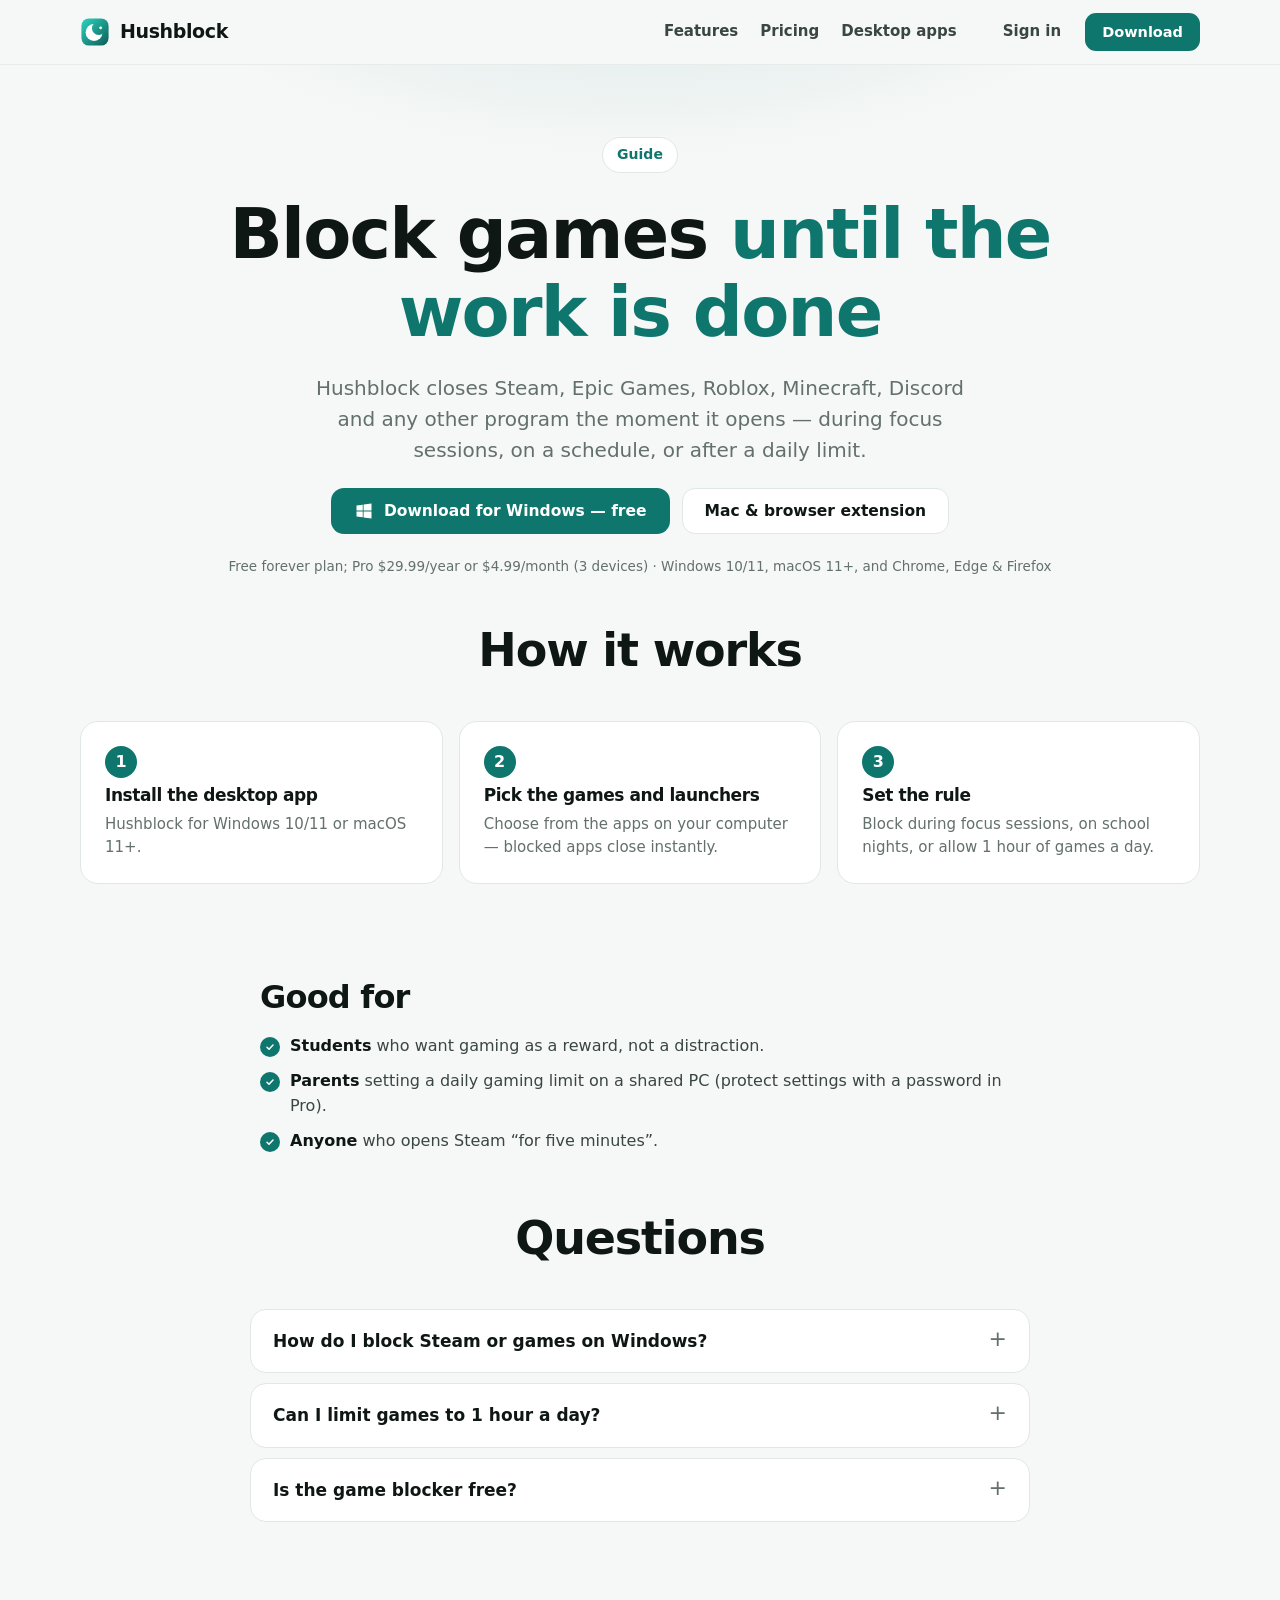
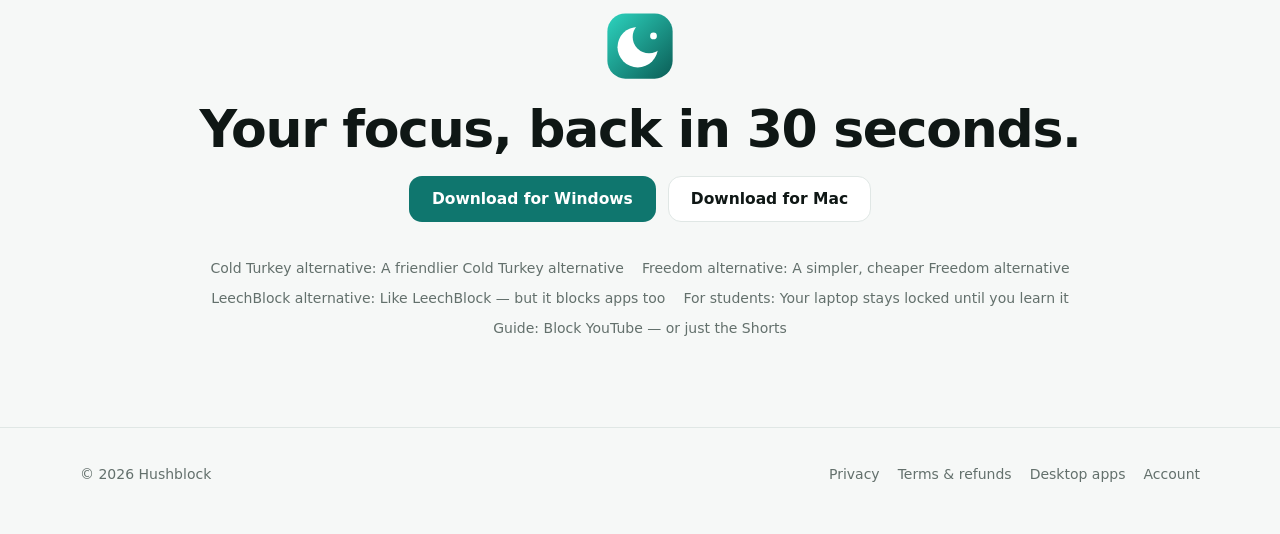
<file: block-games/index.html>
<!doctype html>
<html lang="en">
<head>
  <meta charset="utf-8" />
  <meta name="viewport" content="width=device-width, initial-scale=1" />
  <title>Block Games, Steam &amp; Discord on Windows and Mac — Hushblock</title>
  <meta name="description" content="Block games, Steam, Epic, Roblox and Discord on your PC or Mac during study or work hours, or set a daily gaming limit. Free app blocker for Windows and Mac." />
  <link rel="canonical" href="https://hushblock.app/block-games/" />
  <meta property="og:title" content="Block Games, Steam &amp; Discord on Windows and Mac — Hushblock" />
  <meta property="og:description" content="Block games, Steam, Epic, Roblox and Discord on your PC or Mac during study or work hours, or set a daily gaming limit. Free app blocker for Windows and Mac." />
  <meta property="og:image" content="https://hushblock.app/img/og.jpg" />
  <meta property="og:url" content="https://hushblock.app/block-games/" />
  <meta property="og:type" content="website" />
  <meta name="twitter:card" content="summary_large_image" />
  <link rel="icon" href="../img/favicon-32.png" />
  <link rel="stylesheet" href="../style.css?v=20261128" />
  <script type="application/ld+json">{"@context": "https://schema.org", "@type": "FAQPage", "mainEntity": [{"@type": "Question", "name": "How do I block Steam or games on Windows?", "acceptedAnswer": {"@type": "Answer", "text": "Install Hushblock for Windows, add Steam and your games to the block list, and start a focus session or schedule. Blocked apps close as soon as they open."}}, {"@type": "Question", "name": "Can I limit games to 1 hour a day?", "acceptedAnswer": {"@type": "Answer", "text": "Yes. Set a daily limit for any app; once it's used up, the app is blocked until tomorrow."}}, {"@type": "Question", "name": "Is the game blocker free?", "acceptedAnswer": {"@type": "Answer", "text": "Blocking up to 3 apps is free. Pro makes it unlimited and adds strict mode and password protection."}}]}</script>
  <script type="application/ld+json">{"@context": "https://schema.org", "@type": "BreadcrumbList", "itemListElement": [{"@type": "ListItem", "position": 1, "name": "Hushblock", "item": "https://hushblock.app/"}, {"@type": "ListItem", "position": 2, "name": "Guide", "item": "https://hushblock.app/block-games/"}]}</script>
</head>
<body>
  <header class="nav">
    <div class="container">
      <a class="brand" href="../"><img src="../img/logo.svg" alt="" />Hushblock</a>
      <nav class="links" aria-label="Main">
        <a href="../#features">Features</a>
        <a href="../#pricing">Pricing</a>
        <a href="../desktop/">Desktop apps</a>
      </nav>
      <a class="nav-signin" href="../account/">Sign in</a>
      <a class="btn primary sm" href="../#get">Download</a>
    </div>
  </header>

  <main>
    <section class="hero" style="padding-bottom:24px">
      <div class="container">
        <span class="eyebrow"><b>Guide</b></span>
        <h1>Block games <em>until the work is done</em></h1>
        <p class="lead">Hushblock closes Steam, Epic Games, Roblox, Minecraft, Discord and any other program the moment it opens — during focus sessions, on a schedule, or after a daily limit.</p>
        <div class="cta-row">
          <a class="btn primary js-dl-win js-hero-dl" href="../desktop/"><svg viewBox="0 0 24 24" fill="currentColor" aria-hidden="true"><path d="M3 5.5l7.5-1v7H3zM11.5 4.3L21 3v8.5h-9.5zM3 12.5h7.5v7L3 18.5zM11.5 12.5H21V21l-9.5-1.3z"/></svg><span>Download for Windows — free</span></a>
          <a class="btn ghost" href="../#get">Mac &amp; browser extension</a>
        </div>
        <p class="small-note">Free forever plan; Pro $29.99/year or $4.99/month (3 devices) · Windows 10/11, macOS 11+, and Chrome, Edge &amp; Firefox</p>
      </div>
    </section>

    <section class="block" style="padding-top:24px">
      <div class="container">
        <div class="section-head"><h2>How it works</h2></div>
        <div class="steps-row">
          <div class="step"><h3>Install the desktop app</h3><p>Hushblock for Windows 10/11 or macOS 11+.</p></div>
          <div class="step"><h3>Pick the games and launchers</h3><p>Choose from the apps on your computer — blocked apps close instantly.</p></div>
          <div class="step"><h3>Set the rule</h3><p>Block during focus sessions, on school nights, or allow 1 hour of games a day.</p></div>
        </div>
      </div>
    </section>
    <section class="block" style="padding-top:8px;padding-bottom:40px">
      <div class="container narrow">
        <h2 class="sub-h">Good for</h2>
        <ul class="ticks prose"><li><span><b>Students</b> who want gaming as a reward, not a distraction.</span></li><li><span><b>Parents</b> setting a daily gaming limit on a shared PC (protect settings with a password in Pro).</span></li><li><span><b>Anyone</b> who opens Steam “for five minutes”.</span></li></ul>
      </div>
    </section>
    <section class="block" id="faq" style="padding-top:20px">
      <div class="container">
        <div class="section-head"><h2>Questions</h2></div>
        <div class="faq">
          <details><summary>How do I block Steam or games on Windows?</summary><p>Install Hushblock for Windows, add Steam and your games to the block list, and start a focus session or schedule. Blocked apps close as soon as they open.</p></details>
          <details><summary>Can I limit games to 1 hour a day?</summary><p>Yes. Set a daily limit for any app; once it&#x27;s used up, the app is blocked until tomorrow.</p></details>
          <details><summary>Is the game blocker free?</summary><p>Blocking up to 3 apps is free. Pro makes it unlimited and adds strict mode and password protection.</p></details>
        </div>
      </div>
    </section>

    <section class="block" style="padding-top:0">
      <div class="container final">
        <img src="../img/logo.svg" alt="" width="72" height="72" />
        <h2>Your focus, back in 30 seconds.</h2>
        <div class="cta-row"><a class="btn primary js-dl-win" href="../desktop/">Download for Windows</a><a class="btn ghost js-dl-mac" href="../desktop/#mac">Download for Mac</a></div>
        <nav class="related" aria-label="More guides"><a href="../cold-turkey-alternative/">Cold Turkey alternative: A friendlier Cold Turkey alternative</a><a href="../freedom-alternative/">Freedom alternative: A simpler, cheaper Freedom alternative</a><a href="../leechblock-alternative/">LeechBlock alternative: Like LeechBlock — but it blocks apps too</a><a href="../study-blocker/">For students: Your laptop stays locked until you learn it</a><a href="../block-youtube/">Guide: Block YouTube — or just the Shorts</a></nav>
      </div>
    </section>
  </main>

  <footer>
    <div class="container">
      <span>© <span class="js-year">2026</span> Hushblock</span>
      <nav>
        <a href="../privacy.html">Privacy</a>
        <a href="../terms.html">Terms &amp; refunds</a>
        <a href="../desktop/">Desktop apps</a>
        <a href="../account/">Account</a>
      </nav>
    </div>
  </footer>

  <script src="../site-config.js?v=20261128"></script>
  <script src="../site.js?v=20261128"></script>
</body>
</html>
</file>
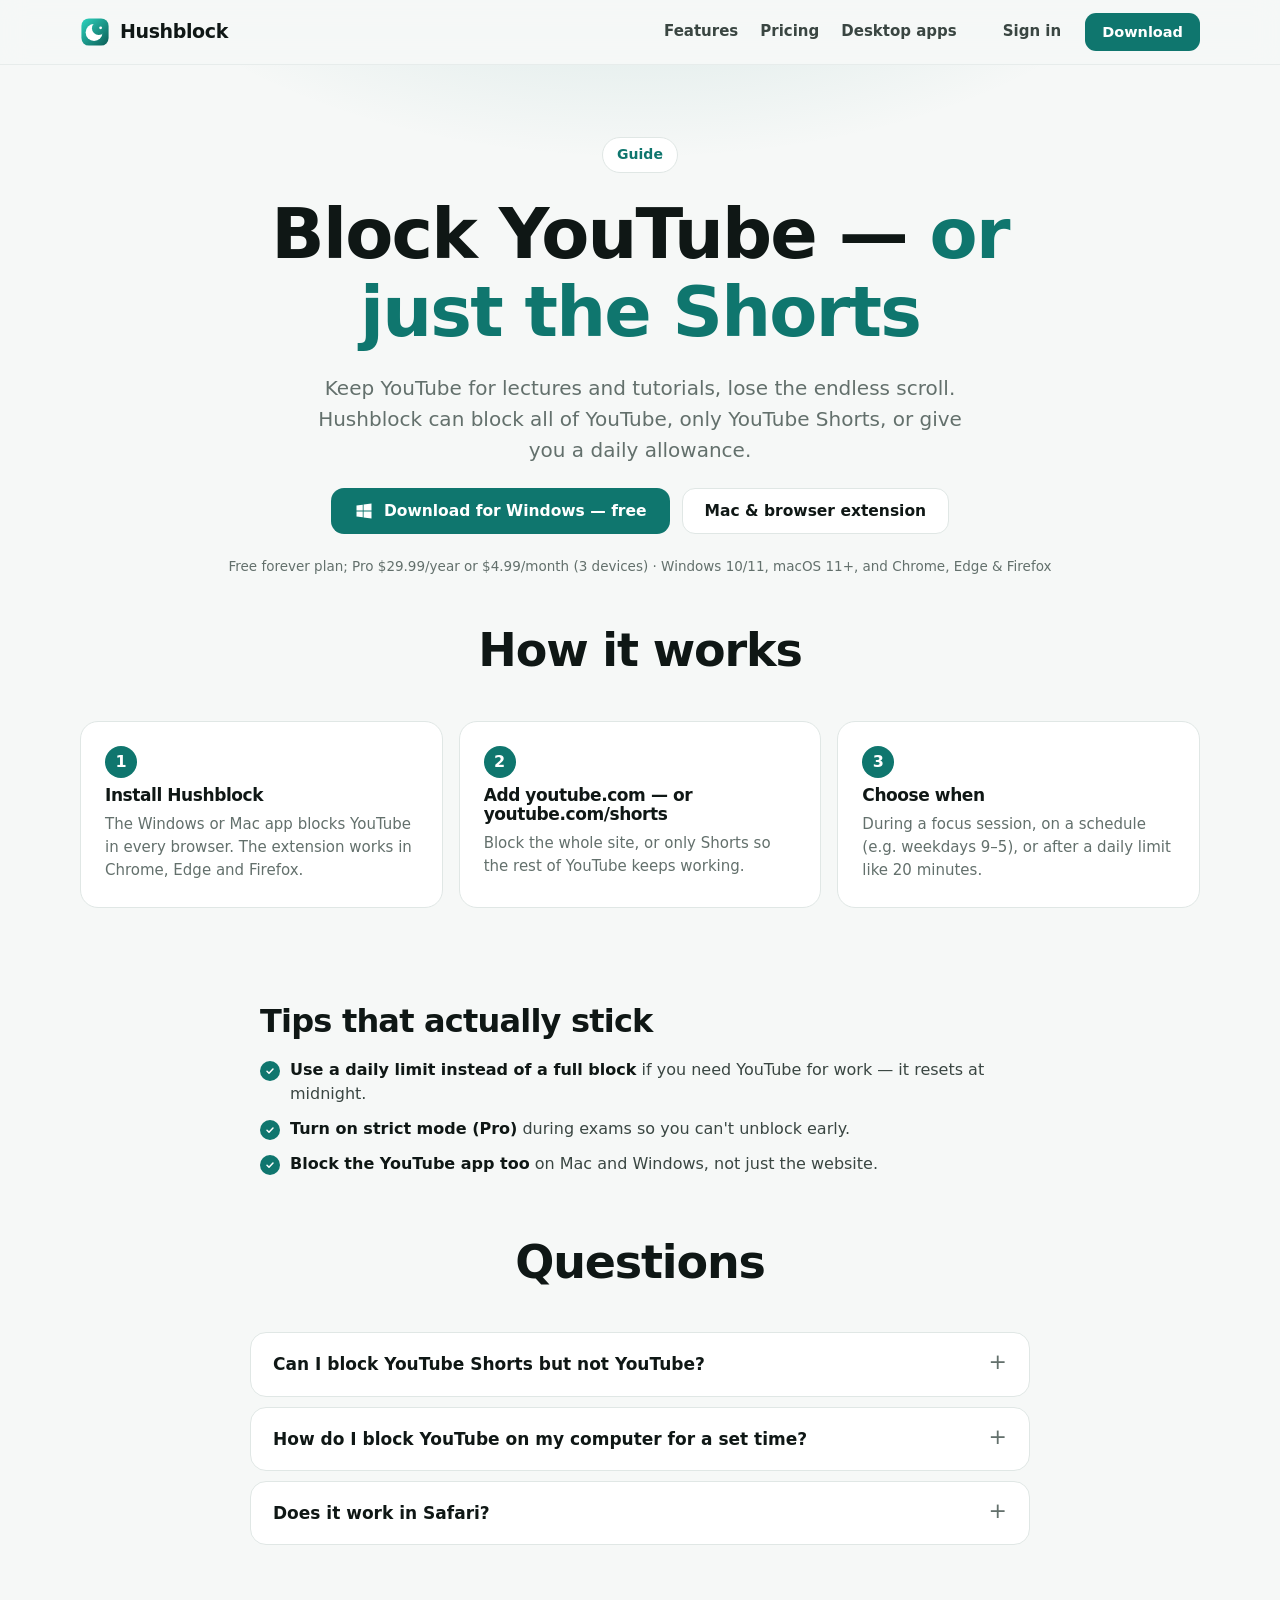
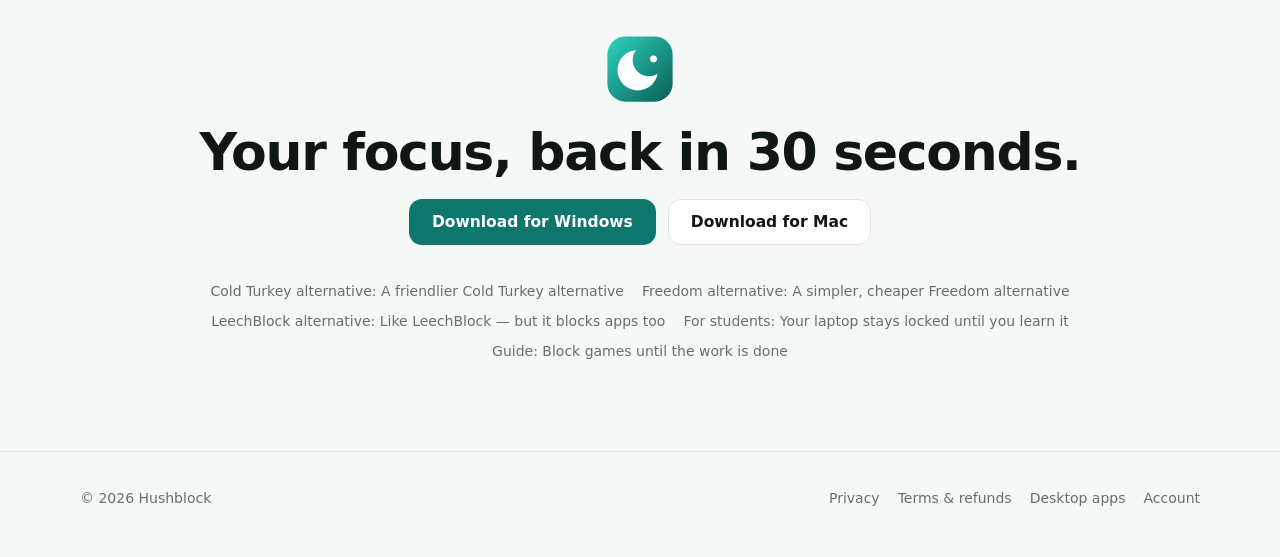
<file: block-youtube/index.html>
<!doctype html>
<html lang="en">
<head>
  <meta charset="utf-8" />
  <meta name="viewport" content="width=device-width, initial-scale=1" />
  <title>How to Block YouTube (or Just YouTube Shorts) on Your Computer</title>
  <meta name="description" content="Block YouTube or only YouTube Shorts in Chrome, Edge, Firefox and Safari. Use a focus timer, a schedule or a daily time limit with Hushblock — free for Windows, Mac and browsers." />
  <link rel="canonical" href="https://hushblock.app/block-youtube/" />
  <meta property="og:title" content="How to Block YouTube (or Just YouTube Shorts) on Your Computer" />
  <meta property="og:description" content="Block YouTube or only YouTube Shorts in Chrome, Edge, Firefox and Safari. Use a focus timer, a schedule or a daily time limit with Hushblock — free for Windows, Mac and browsers." />
  <meta property="og:image" content="https://hushblock.app/img/og.jpg" />
  <meta property="og:url" content="https://hushblock.app/block-youtube/" />
  <meta property="og:type" content="website" />
  <meta name="twitter:card" content="summary_large_image" />
  <link rel="icon" href="../img/favicon-32.png" />
  <link rel="stylesheet" href="../style.css?v=20261128" />
  <script type="application/ld+json">{"@context": "https://schema.org", "@type": "FAQPage", "mainEntity": [{"@type": "Question", "name": "Can I block YouTube Shorts but not YouTube?", "acceptedAnswer": {"@type": "Answer", "text": "Yes. Add youtube.com/shorts to your Hushblock block list. Regular videos keep working."}}, {"@type": "Question", "name": "How do I block YouTube on my computer for a set time?", "acceptedAnswer": {"@type": "Answer", "text": "Start a focus session in Hushblock or set a schedule. YouTube stays blocked until the session or schedule ends."}}, {"@type": "Question", "name": "Does it work in Safari?", "acceptedAnswer": {"@type": "Answer", "text": "Yes, the Mac app blocks websites in every browser, including Safari."}}]}</script>
  <script type="application/ld+json">{"@context": "https://schema.org", "@type": "BreadcrumbList", "itemListElement": [{"@type": "ListItem", "position": 1, "name": "Hushblock", "item": "https://hushblock.app/"}, {"@type": "ListItem", "position": 2, "name": "Guide", "item": "https://hushblock.app/block-youtube/"}]}</script>
</head>
<body>
  <header class="nav">
    <div class="container">
      <a class="brand" href="../"><img src="../img/logo.svg" alt="" />Hushblock</a>
      <nav class="links" aria-label="Main">
        <a href="../#features">Features</a>
        <a href="../#pricing">Pricing</a>
        <a href="../desktop/">Desktop apps</a>
      </nav>
      <a class="nav-signin" href="../account/">Sign in</a>
      <a class="btn primary sm" href="../#get">Download</a>
    </div>
  </header>

  <main>
    <section class="hero" style="padding-bottom:24px">
      <div class="container">
        <span class="eyebrow"><b>Guide</b></span>
        <h1>Block YouTube — <em>or just the Shorts</em></h1>
        <p class="lead">Keep YouTube for lectures and tutorials, lose the endless scroll. Hushblock can block all of YouTube, only YouTube Shorts, or give you a daily allowance.</p>
        <div class="cta-row">
          <a class="btn primary js-dl-win js-hero-dl" href="../desktop/"><svg viewBox="0 0 24 24" fill="currentColor" aria-hidden="true"><path d="M3 5.5l7.5-1v7H3zM11.5 4.3L21 3v8.5h-9.5zM3 12.5h7.5v7L3 18.5zM11.5 12.5H21V21l-9.5-1.3z"/></svg><span>Download for Windows — free</span></a>
          <a class="btn ghost" href="../#get">Mac &amp; browser extension</a>
        </div>
        <p class="small-note">Free forever plan; Pro $29.99/year or $4.99/month (3 devices) · Windows 10/11, macOS 11+, and Chrome, Edge &amp; Firefox</p>
      </div>
    </section>

    <section class="block" style="padding-top:24px">
      <div class="container">
        <div class="section-head"><h2>How it works</h2></div>
        <div class="steps-row">
          <div class="step"><h3>Install Hushblock</h3><p>The Windows or Mac app blocks YouTube in every browser. The extension works in Chrome, Edge and Firefox.</p></div>
          <div class="step"><h3>Add youtube.com — or youtube.com/shorts</h3><p>Block the whole site, or only Shorts so the rest of YouTube keeps working.</p></div>
          <div class="step"><h3>Choose when</h3><p>During a focus session, on a schedule (e.g. weekdays 9–5), or after a daily limit like 20 minutes.</p></div>
        </div>
      </div>
    </section>
    <section class="block" style="padding-top:8px;padding-bottom:40px">
      <div class="container narrow">
        <h2 class="sub-h">Tips that actually stick</h2>
        <ul class="ticks prose"><li><span><b>Use a daily limit instead of a full block</b> if you need YouTube for work — it resets at midnight.</span></li><li><span><b>Turn on strict mode (Pro)</b> during exams so you can't unblock early.</span></li><li><span><b>Block the YouTube app too</b> on Mac and Windows, not just the website.</span></li></ul>
      </div>
    </section>
    <section class="block" id="faq" style="padding-top:20px">
      <div class="container">
        <div class="section-head"><h2>Questions</h2></div>
        <div class="faq">
          <details><summary>Can I block YouTube Shorts but not YouTube?</summary><p>Yes. Add youtube.com/shorts to your Hushblock block list. Regular videos keep working.</p></details>
          <details><summary>How do I block YouTube on my computer for a set time?</summary><p>Start a focus session in Hushblock or set a schedule. YouTube stays blocked until the session or schedule ends.</p></details>
          <details><summary>Does it work in Safari?</summary><p>Yes, the Mac app blocks websites in every browser, including Safari.</p></details>
        </div>
      </div>
    </section>

    <section class="block" style="padding-top:0">
      <div class="container final">
        <img src="../img/logo.svg" alt="" width="72" height="72" />
        <h2>Your focus, back in 30 seconds.</h2>
        <div class="cta-row"><a class="btn primary js-dl-win" href="../desktop/">Download for Windows</a><a class="btn ghost js-dl-mac" href="../desktop/#mac">Download for Mac</a></div>
        <nav class="related" aria-label="More guides"><a href="../cold-turkey-alternative/">Cold Turkey alternative: A friendlier Cold Turkey alternative</a><a href="../freedom-alternative/">Freedom alternative: A simpler, cheaper Freedom alternative</a><a href="../leechblock-alternative/">LeechBlock alternative: Like LeechBlock — but it blocks apps too</a><a href="../study-blocker/">For students: Your laptop stays locked until you learn it</a><a href="../block-games/">Guide: Block games until the work is done</a></nav>
      </div>
    </section>
  </main>

  <footer>
    <div class="container">
      <span>© <span class="js-year">2026</span> Hushblock</span>
      <nav>
        <a href="../privacy.html">Privacy</a>
        <a href="../terms.html">Terms &amp; refunds</a>
        <a href="../desktop/">Desktop apps</a>
        <a href="../account/">Account</a>
      </nav>
    </div>
  </footer>

  <script src="../site-config.js?v=20261128"></script>
  <script src="../site.js?v=20261128"></script>
</body>
</html>
</file>
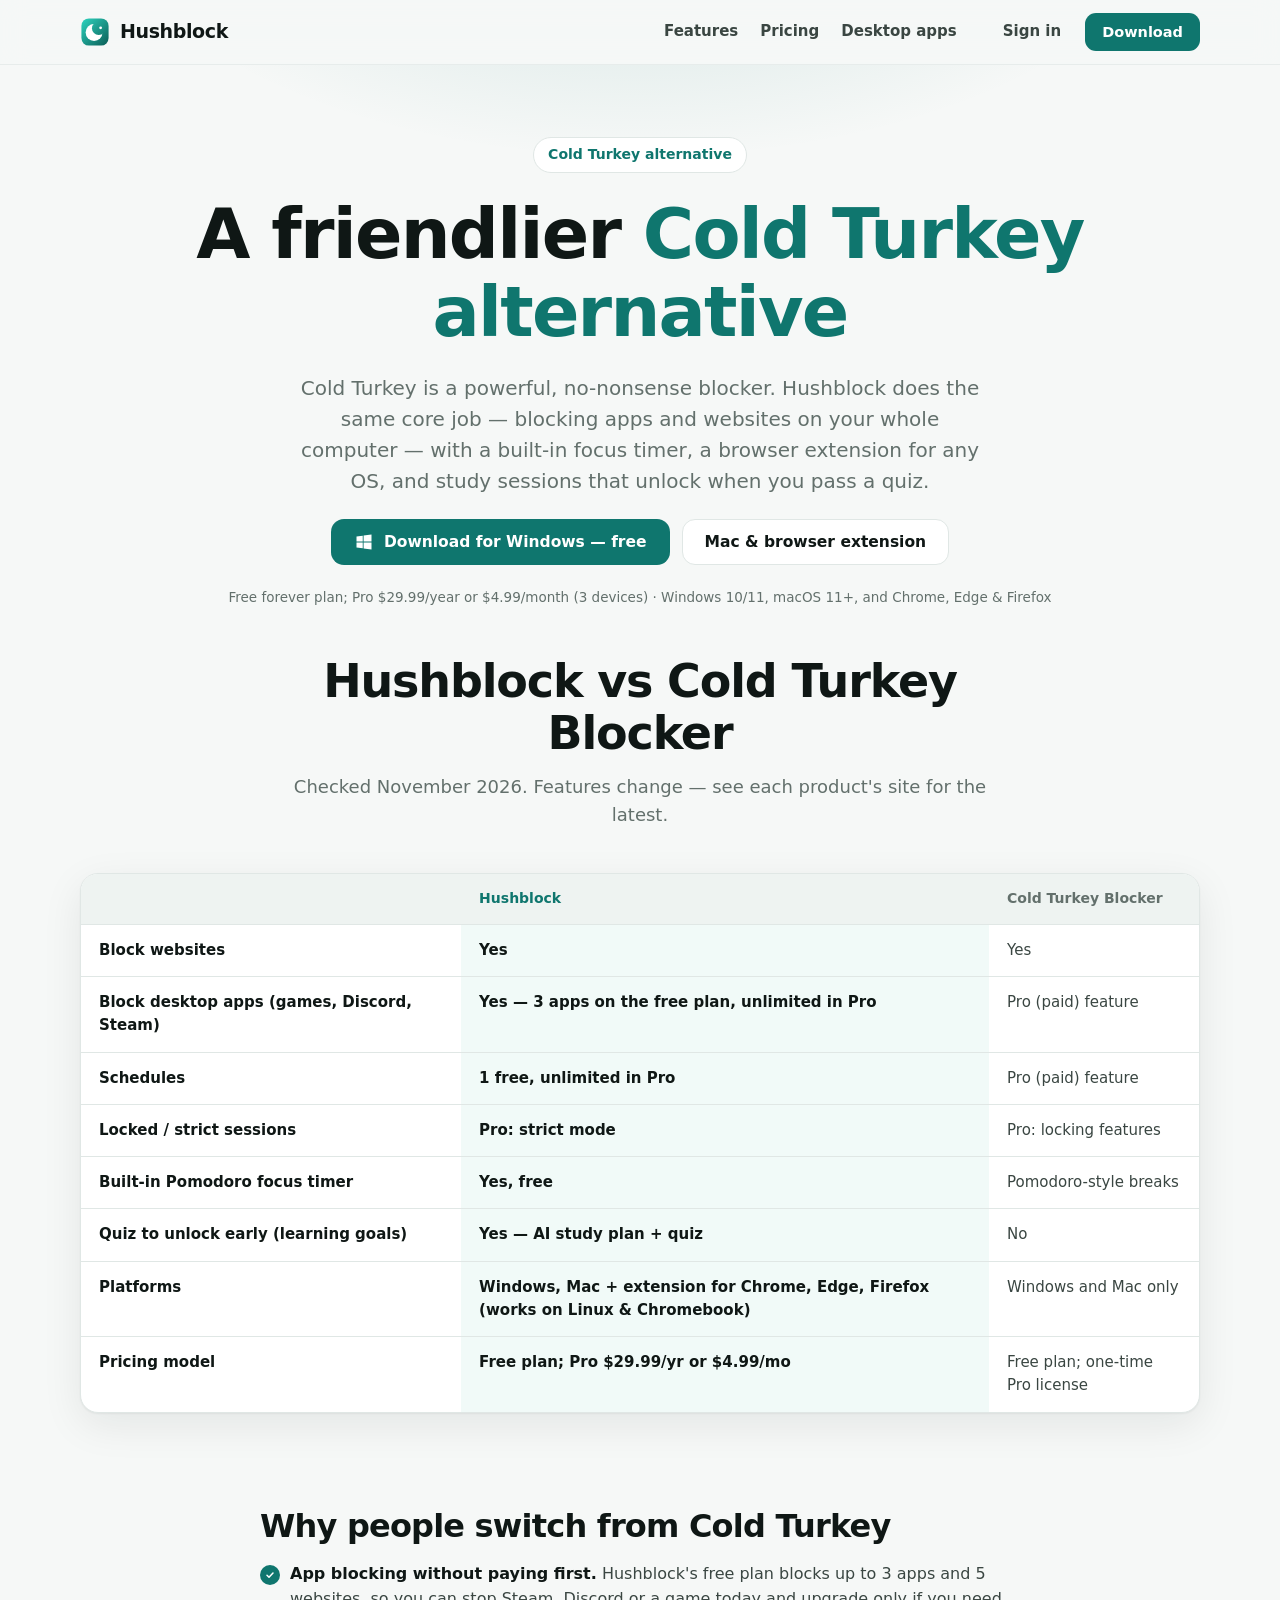
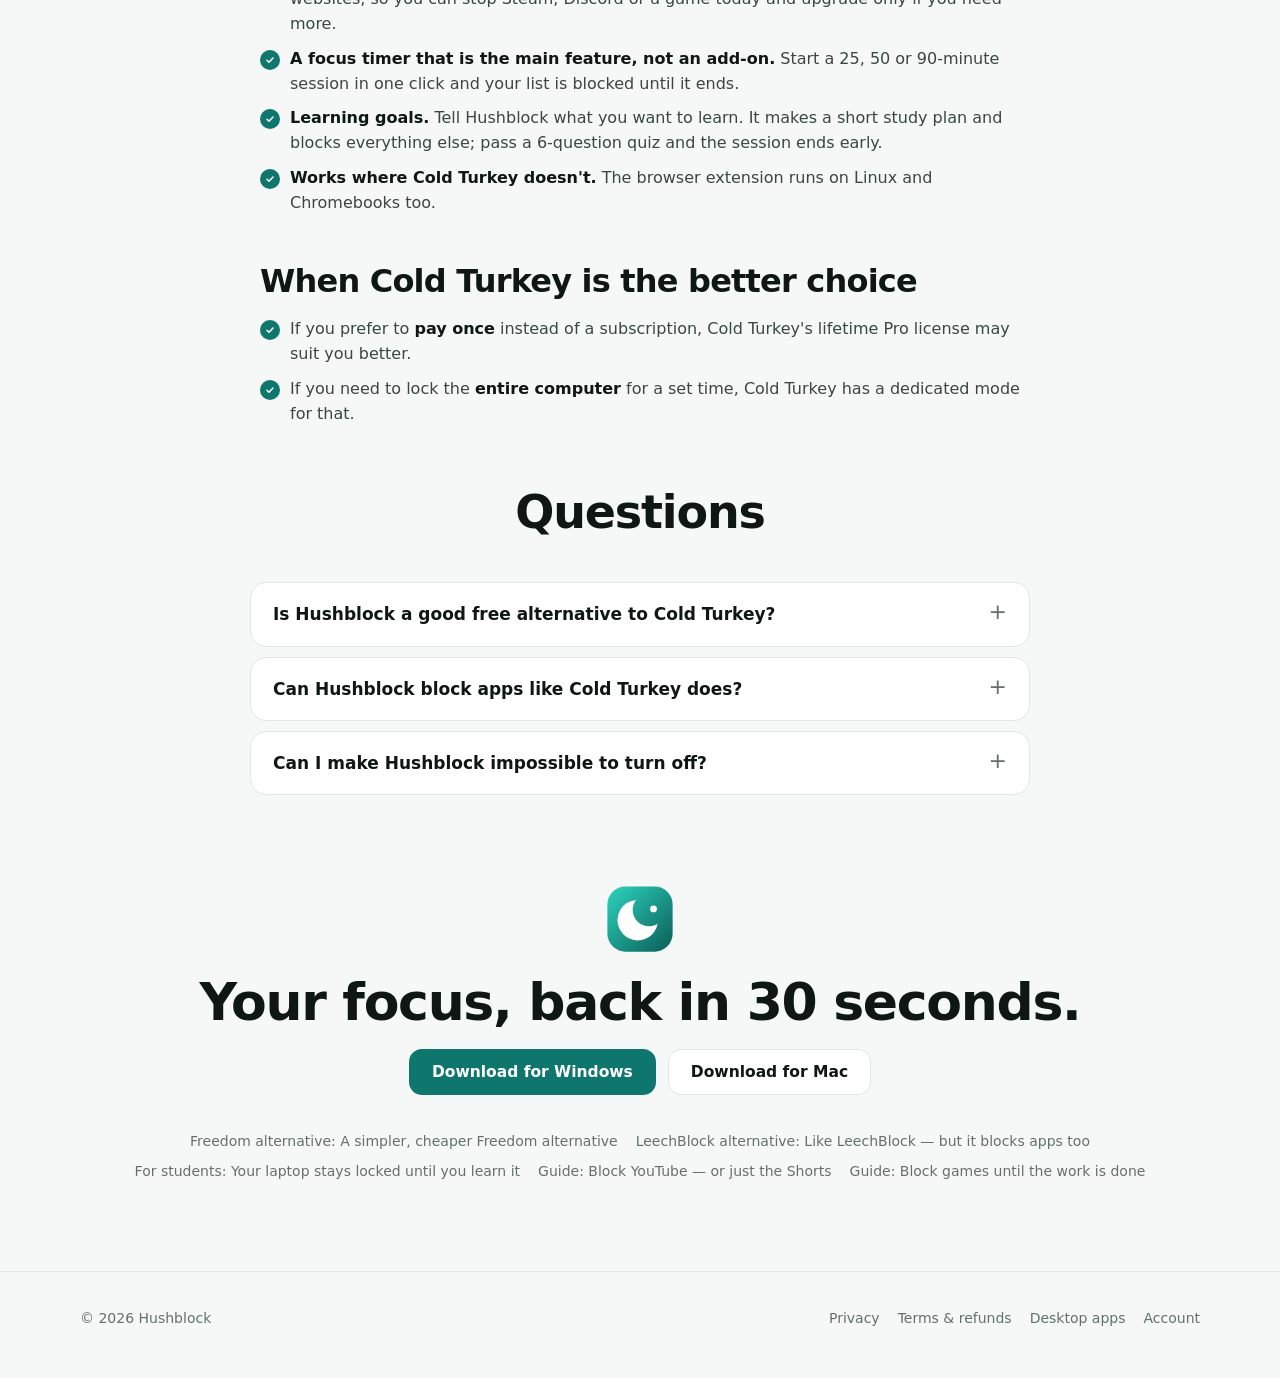
<file: cold-turkey-alternative/index.html>
<!doctype html>
<html lang="en">
<head>
  <meta charset="utf-8" />
  <meta name="viewport" content="width=device-width, initial-scale=1" />
  <title>Cold Turkey Alternative — Hushblock (Free App &amp; Website Blocker)</title>
  <meta name="description" content="Looking for a Cold Turkey alternative? Hushblock blocks apps and websites on Windows and Mac — app blocking is included in the free plan — plus a focus timer and quiz-to-unlock study sessions." />
  <link rel="canonical" href="https://hushblock.app/cold-turkey-alternative/" />
  <meta property="og:title" content="Cold Turkey Alternative — Hushblock (Free App &amp; Website Blocker)" />
  <meta property="og:description" content="Looking for a Cold Turkey alternative? Hushblock blocks apps and websites on Windows and Mac — app blocking is included in the free plan — plus a focus timer and quiz-to-unlock study sessions." />
  <meta property="og:image" content="https://hushblock.app/img/og.jpg" />
  <meta property="og:url" content="https://hushblock.app/cold-turkey-alternative/" />
  <meta property="og:type" content="website" />
  <meta name="twitter:card" content="summary_large_image" />
  <link rel="icon" href="../img/favicon-32.png" />
  <link rel="stylesheet" href="../style.css?v=20261128" />
  <script type="application/ld+json">{"@context": "https://schema.org", "@type": "FAQPage", "mainEntity": [{"@type": "Question", "name": "Is Hushblock a good free alternative to Cold Turkey?", "acceptedAnswer": {"@type": "Answer", "text": "Yes. Hushblock blocks websites and desktop apps on Windows and Mac. The free plan includes 5 websites, 3 apps, unlimited focus sessions and one schedule. Strict mode and unlimited lists are part of Pro."}}, {"@type": "Question", "name": "Can Hushblock block apps like Cold Turkey does?", "acceptedAnswer": {"@type": "Answer", "text": "Yes. The Windows and Mac apps close blocked programs — games, Steam, Discord, Telegram, launchers — the moment they open, and block websites in every browser, including Safari."}}, {"@type": "Question", "name": "Can I make Hushblock impossible to turn off?", "acceptedAnswer": {"@type": "Answer", "text": "With Pro, strict mode locks a session: no stopping early, no pausing and no unblocking until the timer ends. You can also protect settings with a password."}}]}</script>
  <script type="application/ld+json">{"@context": "https://schema.org", "@type": "BreadcrumbList", "itemListElement": [{"@type": "ListItem", "position": 1, "name": "Hushblock", "item": "https://hushblock.app/"}, {"@type": "ListItem", "position": 2, "name": "Cold Turkey alternative", "item": "https://hushblock.app/cold-turkey-alternative/"}]}</script>
</head>
<body>
  <header class="nav">
    <div class="container">
      <a class="brand" href="../"><img src="../img/logo.svg" alt="" />Hushblock</a>
      <nav class="links" aria-label="Main">
        <a href="../#features">Features</a>
        <a href="../#pricing">Pricing</a>
        <a href="../desktop/">Desktop apps</a>
      </nav>
      <a class="nav-signin" href="../account/">Sign in</a>
      <a class="btn primary sm" href="../#get">Download</a>
    </div>
  </header>

  <main>
    <section class="hero" style="padding-bottom:24px">
      <div class="container">
        <span class="eyebrow"><b>Cold Turkey alternative</b></span>
        <h1>A friendlier <em>Cold Turkey alternative</em></h1>
        <p class="lead">Cold Turkey is a powerful, no-nonsense blocker. Hushblock does the same core job — blocking apps and websites on your whole computer — with a built-in focus timer, a browser extension for any OS, and study sessions that unlock when you pass a quiz.</p>
        <div class="cta-row">
          <a class="btn primary js-dl-win js-hero-dl" href="../desktop/"><svg viewBox="0 0 24 24" fill="currentColor" aria-hidden="true"><path d="M3 5.5l7.5-1v7H3zM11.5 4.3L21 3v8.5h-9.5zM3 12.5h7.5v7L3 18.5zM11.5 12.5H21V21l-9.5-1.3z"/></svg><span>Download for Windows — free</span></a>
          <a class="btn ghost" href="../#get">Mac &amp; browser extension</a>
        </div>
        <p class="small-note">Free forever plan; Pro $29.99/year or $4.99/month (3 devices) · Windows 10/11, macOS 11+, and Chrome, Edge &amp; Firefox</p>
      </div>
    </section>

    <section class="block" style="padding-top:24px">
      <div class="container">
        <div class="section-head"><h2>Hushblock vs Cold Turkey Blocker</h2><p>Checked November 2026. Features change — see each product's site for the latest.</p></div>
        <div class="cmp-wrap"><table class="cmp">
          <thead><tr><th scope="col"></th><th scope="col" class="us">Hushblock</th><th scope="col">Cold Turkey Blocker</th></tr></thead>
          <tbody>
            <tr><th scope="row">Block websites</th><td>Yes</td><td>Yes</td></tr>
            <tr><th scope="row">Block desktop apps (games, Discord, Steam)</th><td>Yes — 3 apps on the free plan, unlimited in Pro</td><td>Pro (paid) feature</td></tr>
            <tr><th scope="row">Schedules</th><td>1 free, unlimited in Pro</td><td>Pro (paid) feature</td></tr>
            <tr><th scope="row">Locked / strict sessions</th><td>Pro: strict mode</td><td>Pro: locking features</td></tr>
            <tr><th scope="row">Built-in Pomodoro focus timer</th><td>Yes, free</td><td>Pomodoro-style breaks</td></tr>
            <tr><th scope="row">Quiz to unlock early (learning goals)</th><td>Yes — AI study plan + quiz</td><td>No</td></tr>
            <tr><th scope="row">Platforms</th><td>Windows, Mac + extension for Chrome, Edge, Firefox (works on Linux &amp; Chromebook)</td><td>Windows and Mac only</td></tr>
            <tr><th scope="row">Pricing model</th><td>Free plan; Pro $29.99/yr or $4.99/mo</td><td>Free plan; one-time Pro license</td></tr>
          </tbody>
        </table></div>
      </div>
    </section>
    <section class="block" style="padding-top:8px;padding-bottom:40px">
      <div class="container narrow">
        <h2 class="sub-h">Why people switch from Cold Turkey</h2>
        <ul class="ticks prose"><li><span><b>App blocking without paying first.</b> Hushblock's free plan blocks up to 3 apps and 5 websites, so you can stop Steam, Discord or a game today and upgrade only if you need more.</span></li><li><span><b>A focus timer that is the main feature, not an add-on.</b> Start a 25, 50 or 90-minute session in one click and your list is blocked until it ends.</span></li><li><span><b>Learning goals.</b> Tell Hushblock what you want to learn. It makes a short study plan and blocks everything else; pass a 6-question quiz and the session ends early.</span></li><li><span><b>Works where Cold Turkey doesn't.</b> The browser extension runs on Linux and Chromebooks too.</span></li></ul>
      </div>
    </section>
    <section class="block" style="padding-top:8px;padding-bottom:40px">
      <div class="container narrow">
        <h2 class="sub-h">When Cold Turkey is the better choice</h2>
        <ul class="ticks prose"><li><span>If you prefer to <b>pay once</b> instead of a subscription, Cold Turkey's lifetime Pro license may suit you better.</span></li><li><span>If you need to lock the <b>entire computer</b> for a set time, Cold Turkey has a dedicated mode for that.</span></li></ul>
      </div>
    </section>
    <section class="block" id="faq" style="padding-top:20px">
      <div class="container">
        <div class="section-head"><h2>Questions</h2></div>
        <div class="faq">
          <details><summary>Is Hushblock a good free alternative to Cold Turkey?</summary><p>Yes. Hushblock blocks websites and desktop apps on Windows and Mac. The free plan includes 5 websites, 3 apps, unlimited focus sessions and one schedule. Strict mode and unlimited lists are part of Pro.</p></details>
          <details><summary>Can Hushblock block apps like Cold Turkey does?</summary><p>Yes. The Windows and Mac apps close blocked programs — games, Steam, Discord, Telegram, launchers — the moment they open, and block websites in every browser, including Safari.</p></details>
          <details><summary>Can I make Hushblock impossible to turn off?</summary><p>With Pro, strict mode locks a session: no stopping early, no pausing and no unblocking until the timer ends. You can also protect settings with a password.</p></details>
        </div>
      </div>
    </section>

    <section class="block" style="padding-top:0">
      <div class="container final">
        <img src="../img/logo.svg" alt="" width="72" height="72" />
        <h2>Your focus, back in 30 seconds.</h2>
        <div class="cta-row"><a class="btn primary js-dl-win" href="../desktop/">Download for Windows</a><a class="btn ghost js-dl-mac" href="../desktop/#mac">Download for Mac</a></div>
        <nav class="related" aria-label="More guides"><a href="../freedom-alternative/">Freedom alternative: A simpler, cheaper Freedom alternative</a><a href="../leechblock-alternative/">LeechBlock alternative: Like LeechBlock — but it blocks apps too</a><a href="../study-blocker/">For students: Your laptop stays locked until you learn it</a><a href="../block-youtube/">Guide: Block YouTube — or just the Shorts</a><a href="../block-games/">Guide: Block games until the work is done</a></nav>
      </div>
    </section>
  </main>

  <footer>
    <div class="container">
      <span>© <span class="js-year">2026</span> Hushblock</span>
      <nav>
        <a href="../privacy.html">Privacy</a>
        <a href="../terms.html">Terms &amp; refunds</a>
        <a href="../desktop/">Desktop apps</a>
        <a href="../account/">Account</a>
      </nav>
    </div>
  </footer>

  <script src="../site-config.js?v=20261128"></script>
  <script src="../site.js?v=20261128"></script>
</body>
</html>
</file>
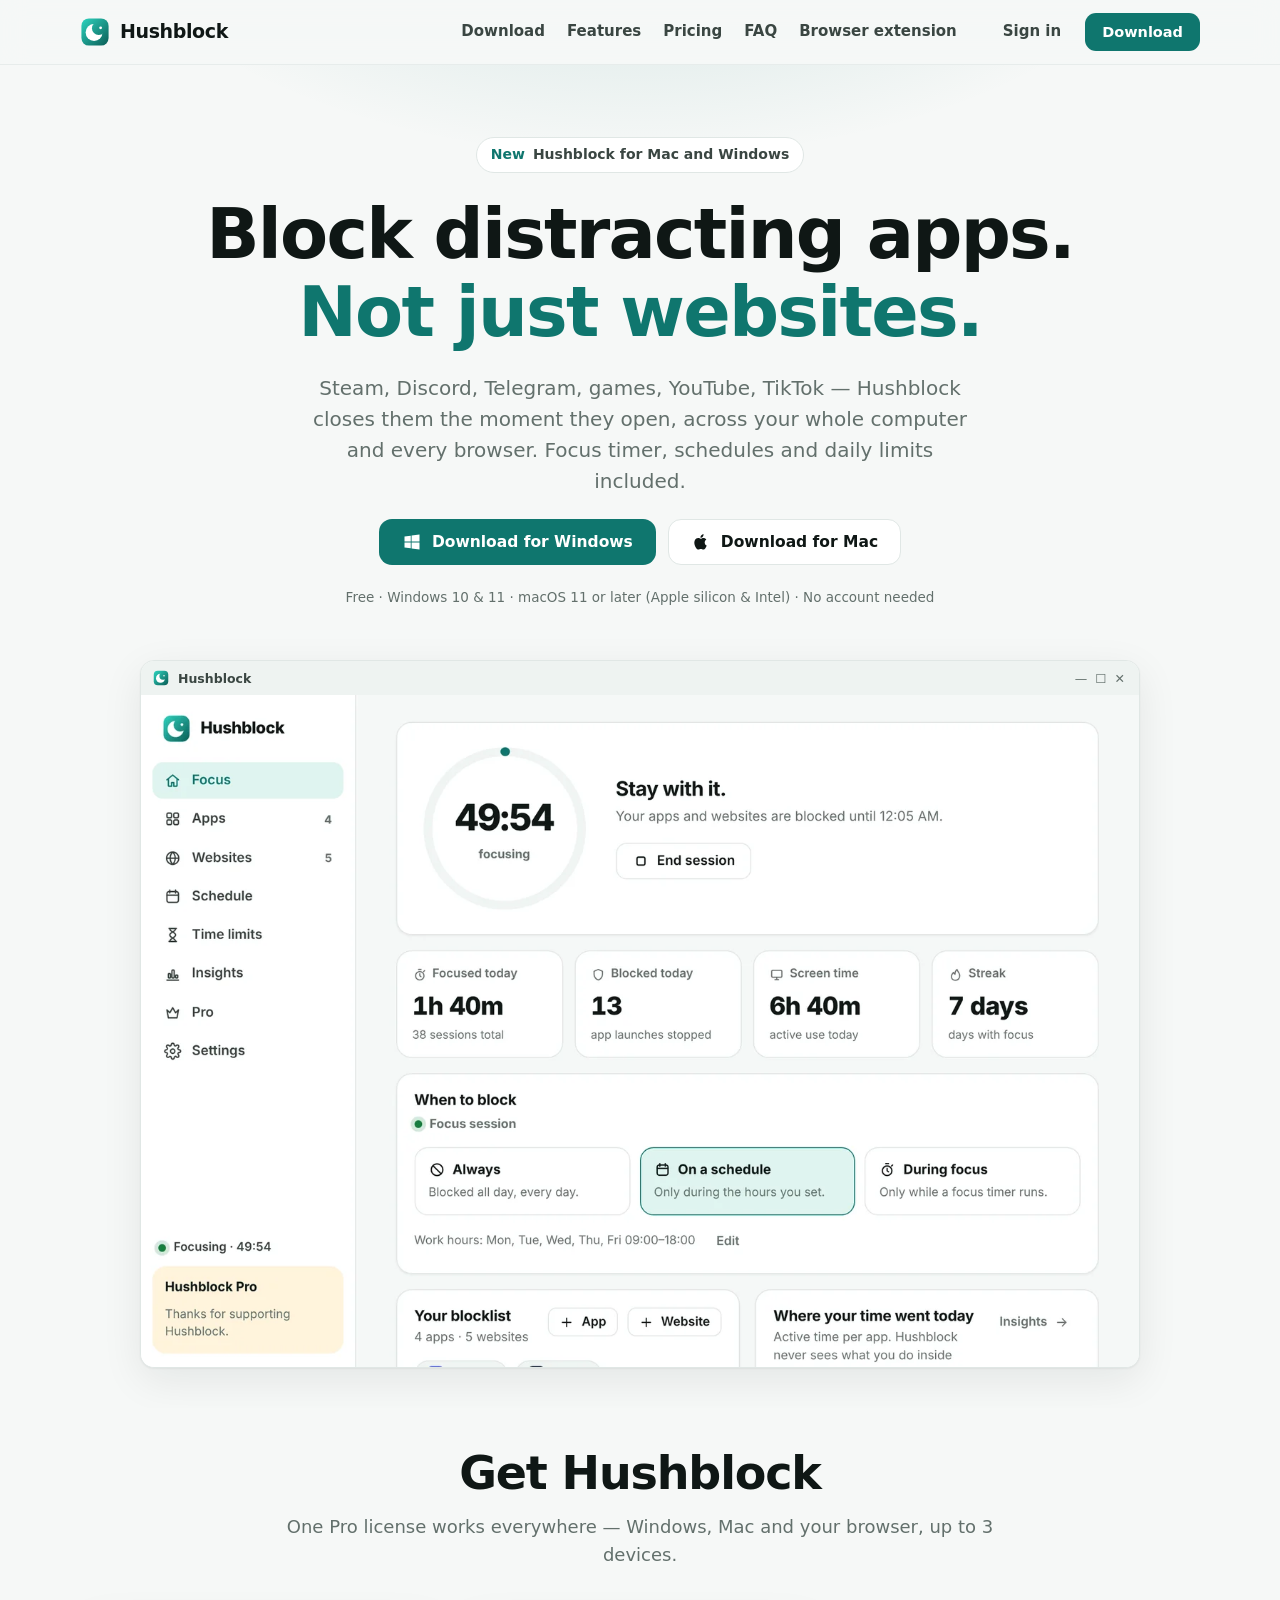
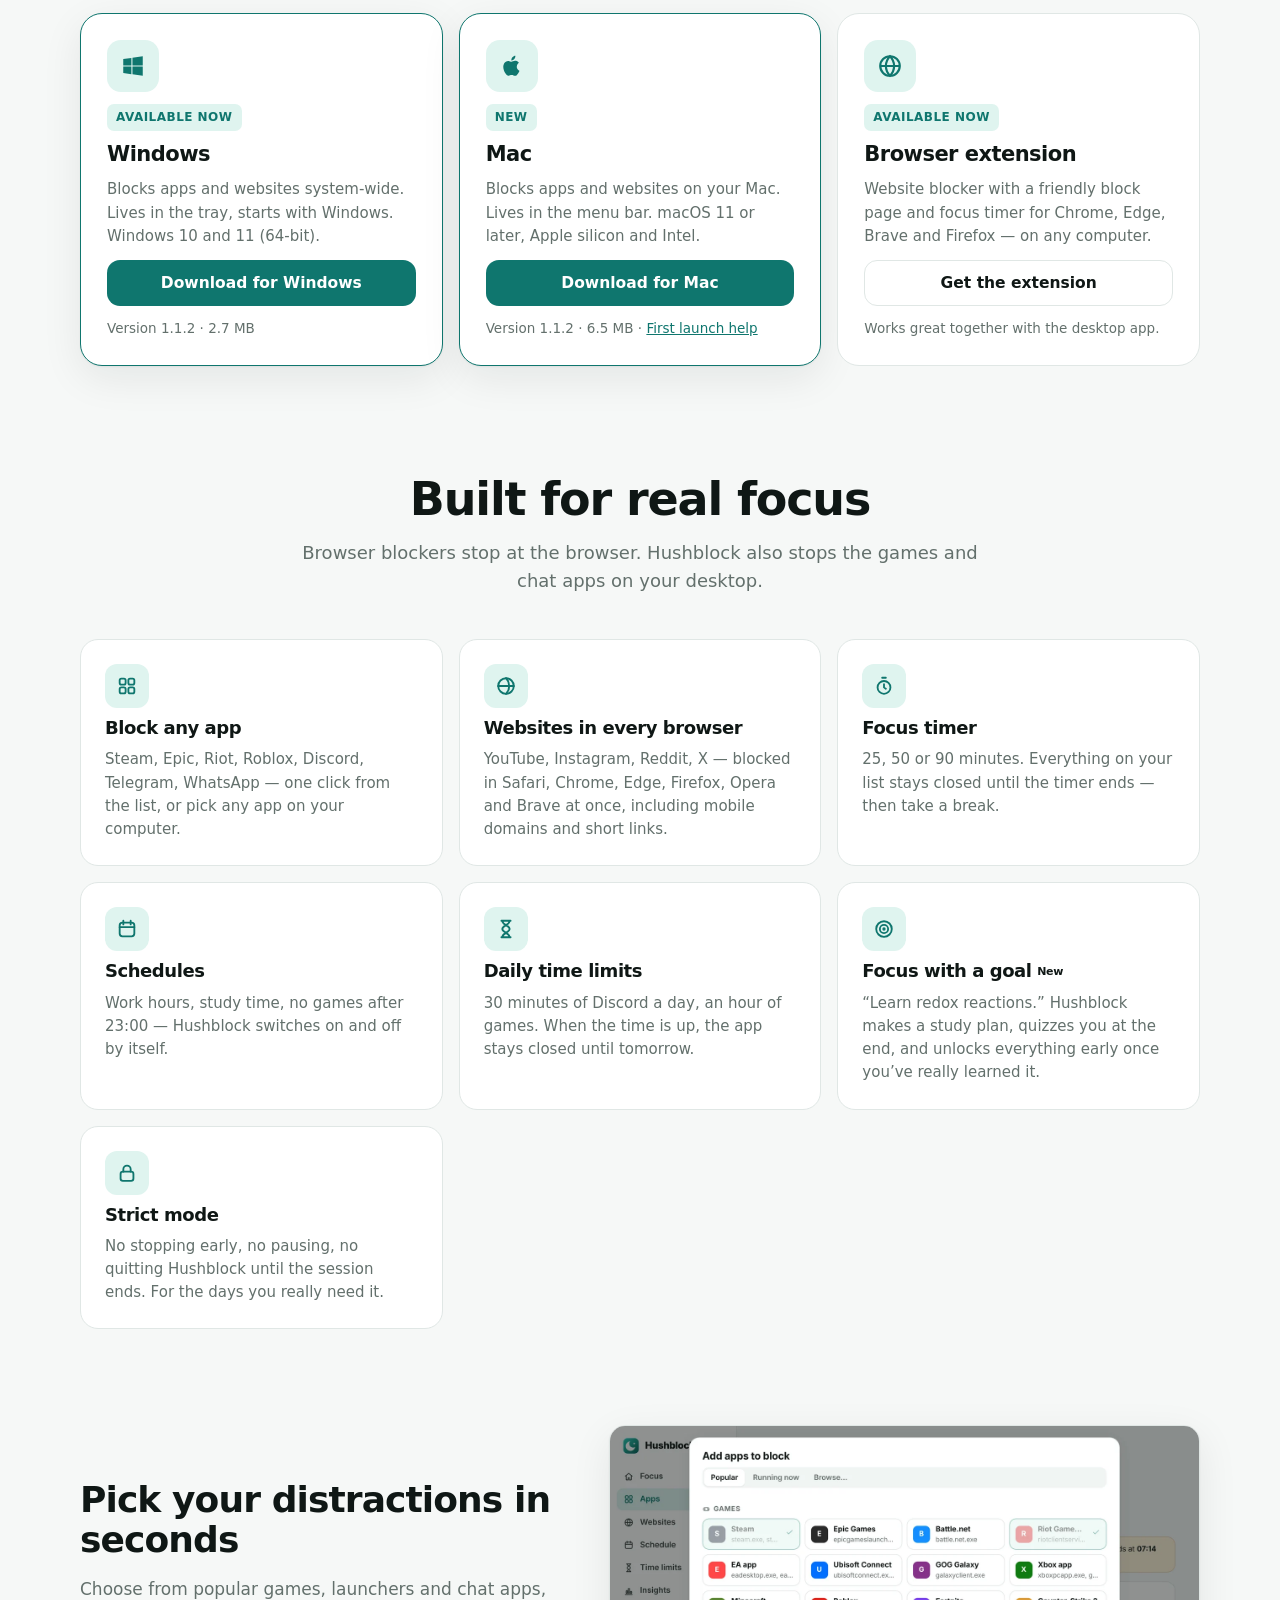
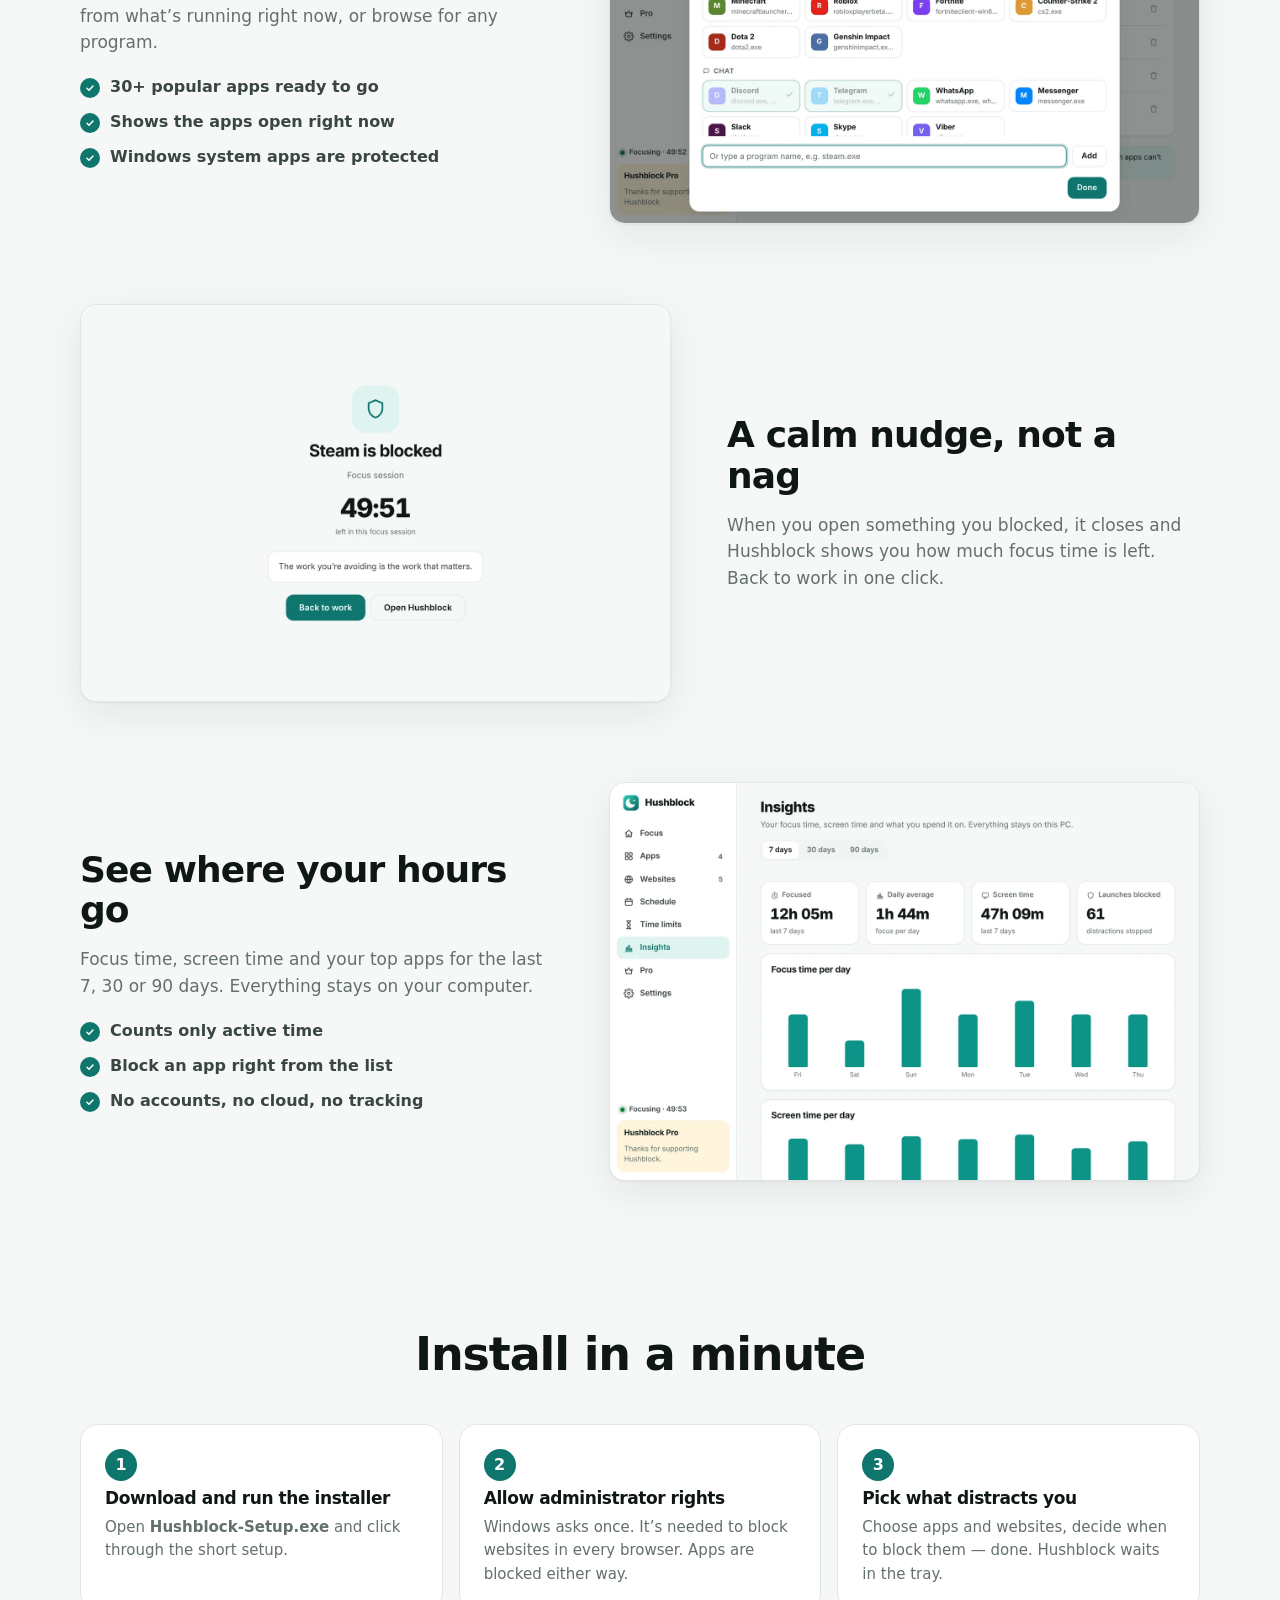
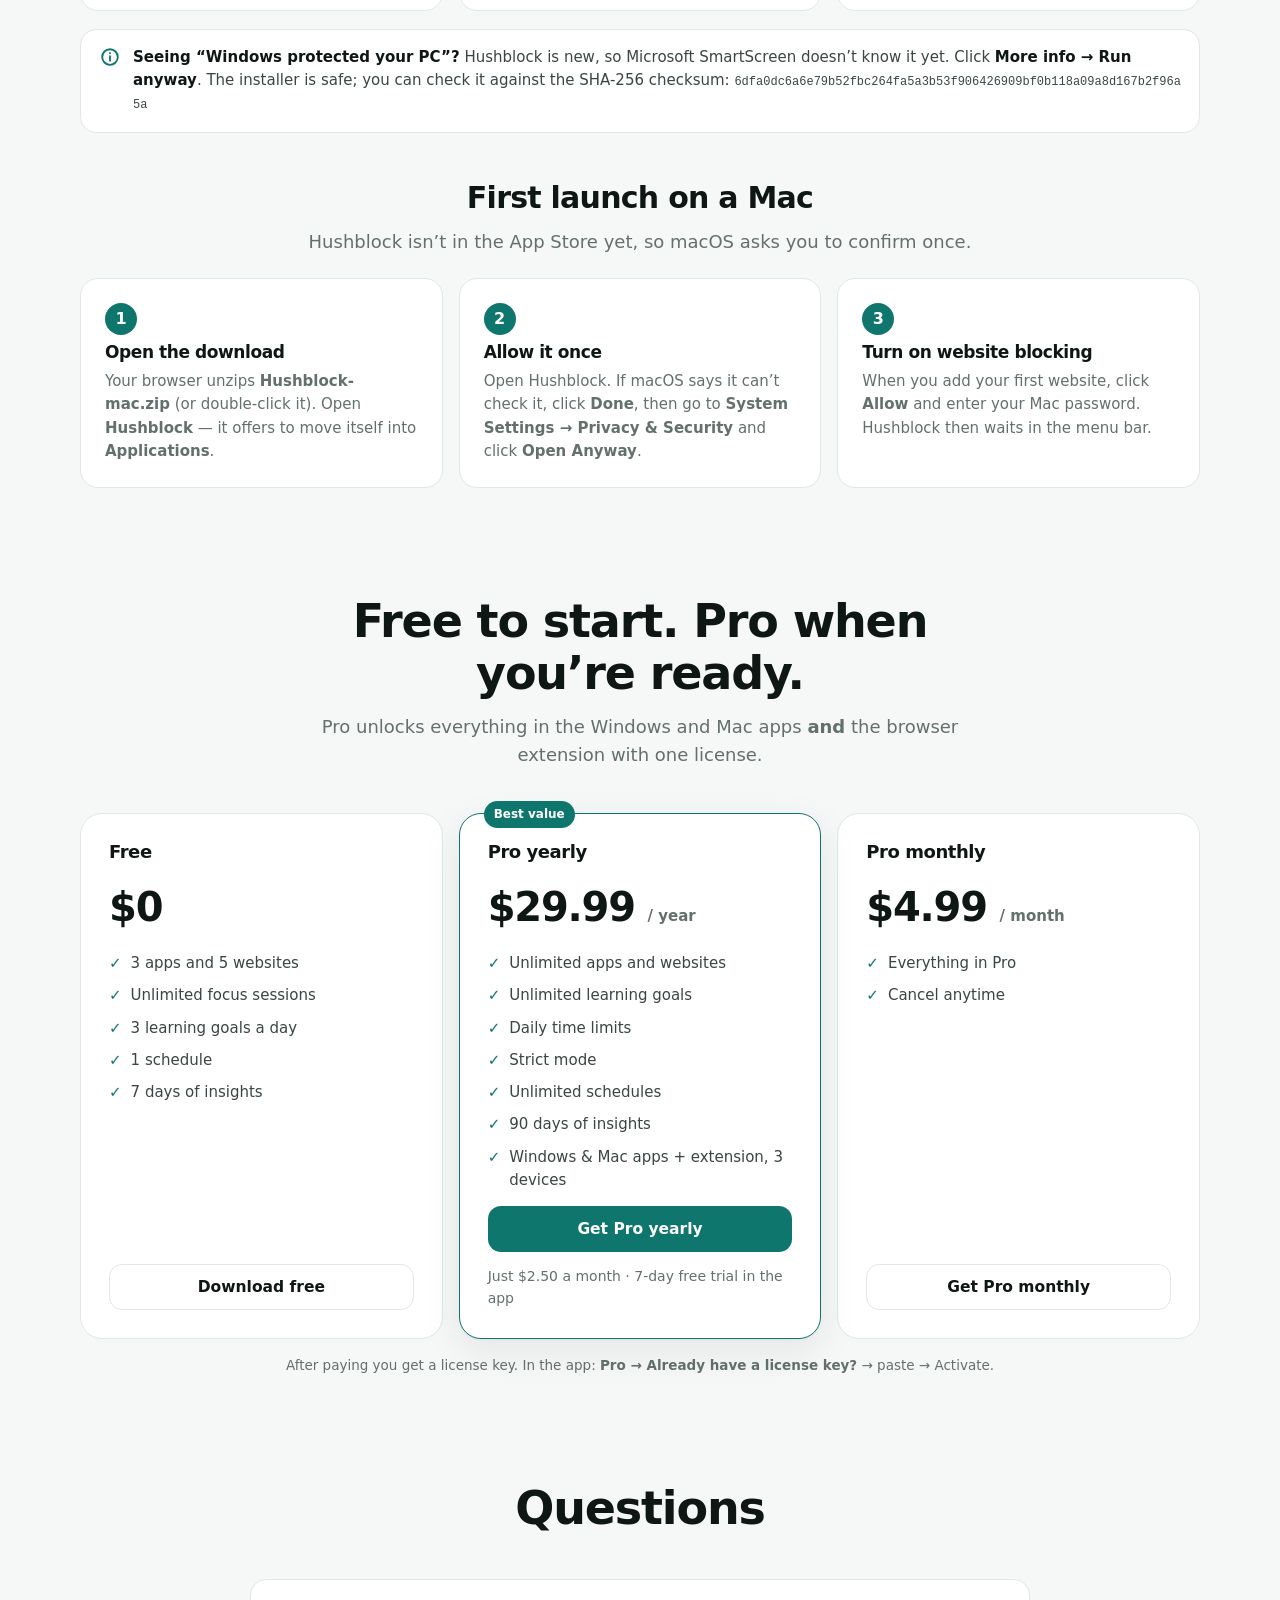
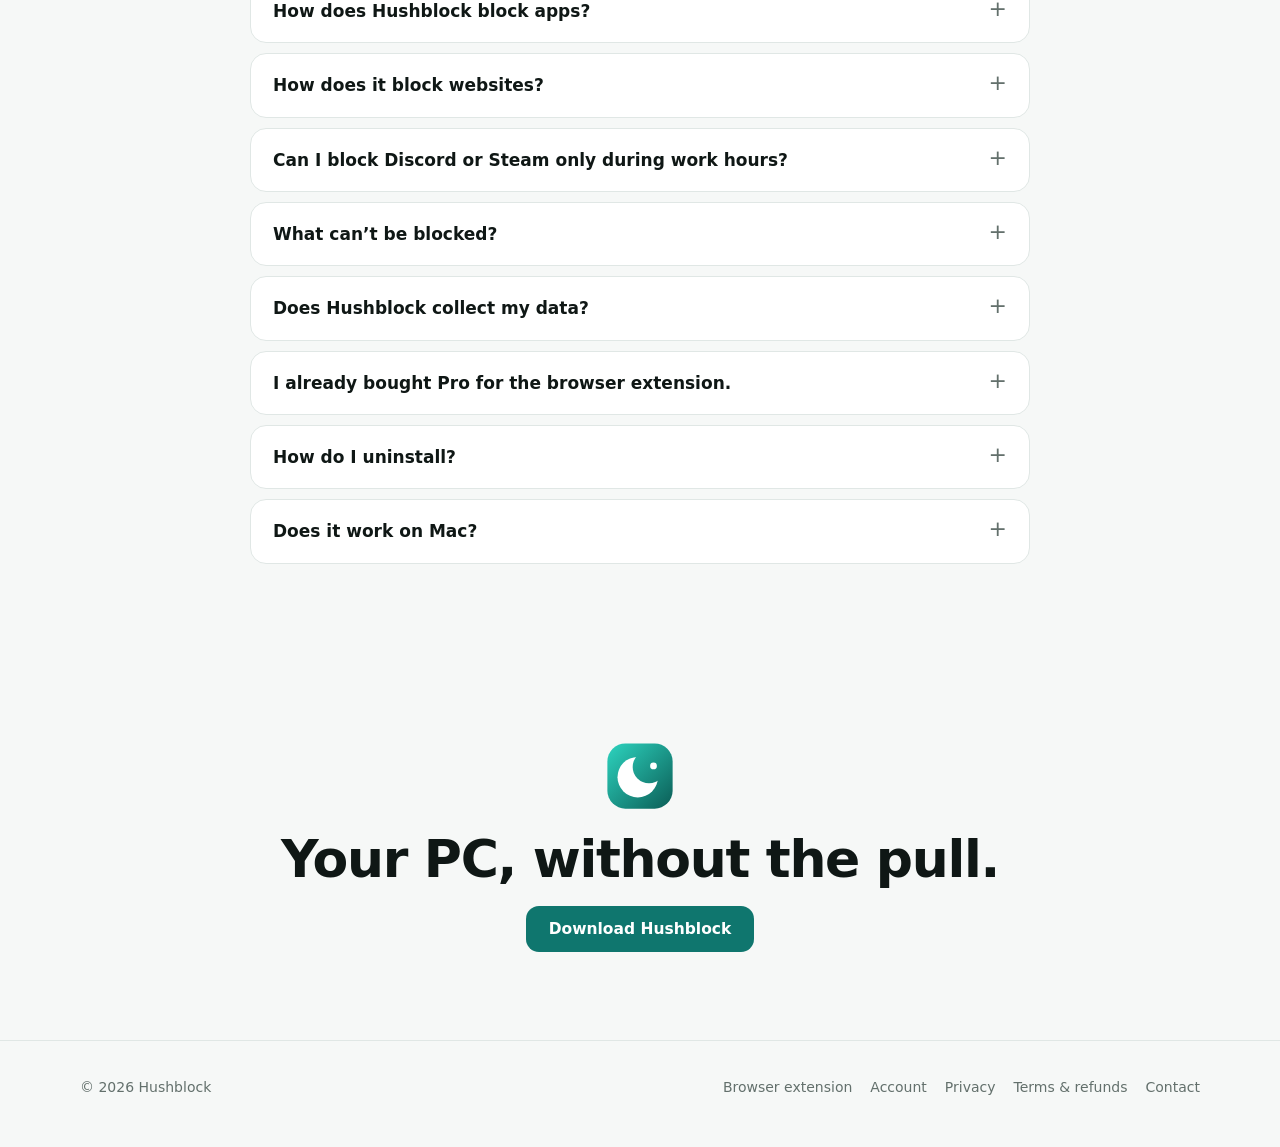
<file: desktop/index.html>
<!doctype html>
<html lang="en">
<head>
  <meta charset="utf-8" />
  <meta name="viewport" content="width=device-width, initial-scale=1" />
  <title>Hushblock for Windows & Mac — Block Distracting Apps & Websites</title>
  <meta name="description" content="Block games, Discord, Steam, social media and any app or website on your computer. Focus timer, schedules, daily time limits and strict mode. Free download for Windows 10/11 and macOS 11+." />
  <meta property="og:title" content="Hushblock for Windows — block distracting apps and websites" />
  <meta property="og:description" content="Close Steam, Discord and TikTok the moment they open. Focus timer, schedules and daily limits for your whole PC." />
  <meta property="og:image" content="https://hushblock.app/img/win-home-light.webp" />
  <link rel="canonical" href="https://hushblock.app/desktop/" />
  <meta property="og:type" content="website" />
  <link rel="icon" href="../img/favicon-32.png" />
  <link rel="stylesheet" href="../style.css?v=20261128" />
  <style>
    .os-row { display: grid; grid-template-columns: repeat(3, minmax(0, 1fr)); gap: 16px; }
    .os { background: var(--surface); border: 1.5px solid var(--line); border-radius: 22px; padding: 26px; display: flex; flex-direction: column; gap: 12px; }
    .os.main { border-color: var(--brand); box-shadow: var(--shadow); }
    .os .ic { width: 52px; height: 52px; border-radius: 14px; display: grid; place-items: center; background: var(--brand-soft); color: var(--brand-text); }
    .os .ic svg { width: 26px; height: 26px; }
    .os h3 { font-size: 21px; }
    .os p { color: var(--muted); font-size: 15px; flex: 1; }
    .os .tag { align-self: flex-start; font-size: 12px; font-weight: 800; letter-spacing: .04em; text-transform: uppercase; padding: 4px 9px; border-radius: 7px; background: var(--brand-soft); color: var(--brand-text); }
    .os .tag.soon { background: var(--surface-2); color: var(--muted); }
    .win { border-radius: 14px; overflow: hidden; background: var(--surface); border: 1px solid var(--line); box-shadow: var(--shadow); }
    .win .bar { height: 34px; display: flex; align-items: center; gap: 9px; padding: 0 12px; background: var(--surface-2); font-size: 12.5px; font-weight: 650; color: var(--ink-2); }
    .win .bar img { width: 16px; height: 16px; }
    .win .bar .ctl { margin-left: auto; display: flex; gap: 20px; color: var(--muted); font-weight: 400; letter-spacing: 2px; }
    .steps-row { display: grid; grid-template-columns: repeat(3, minmax(0, 1fr)); gap: 16px; counter-reset: s; }
    .step { background: var(--surface); border: 1px solid var(--line); border-radius: var(--radius); padding: 24px; display: flex; flex-direction: column; gap: 8px; }
    .step::before { counter-increment: s; content: counter(s); width: 32px; height: 32px; border-radius: 50%; background: var(--brand); color: #fff; display: grid; place-items: center; font-weight: 800; }
    .step h3 { font-size: 17px; }
    .step p { color: var(--muted); font-size: 15px; }
    .note { margin-top: 18px; display: flex; gap: 12px; align-items: flex-start; background: var(--surface); border: 1px solid var(--line); border-radius: 16px; padding: 16px 18px; color: var(--ink-2); font-size: 15px; }
    .note b { color: var(--ink); }
    .meta { font-size: 13.5px; color: var(--muted); }
    .meta code { font-size: 11.5px; word-break: break-all; }
    .btn.disabled { opacity: .6; pointer-events: none; }
    @media (max-width: 860px) { .os-row, .steps-row { grid-template-columns: 1fr; } }
  </style>
</head>
<body>
  <header class="nav">
    <div class="container">
      <a class="brand" href="../"><img src="../img/logo.svg" alt="" />Hushblock</a>
      <nav class="links" aria-label="Main">
        <a href="#download">Download</a>
        <a href="#features">Features</a>
        <a href="#pricing">Pricing</a>
        <a href="#faq">FAQ</a>
        <a href="../#get">Browser extension</a>
      </nav>
      <a class="nav-signin" href="../account/">Sign in</a>
      <a class="btn primary sm js-dl" href="#download">Download</a>
    </div>
  </header>

  <main>
    <section class="hero">
      <div class="container">
        <span class="eyebrow"><b>New</b> Hushblock for Mac and Windows</span>
        <h1>Block distracting apps. <em>Not just websites.</em></h1>
        <p class="lead">Steam, Discord, Telegram, games, YouTube, TikTok — Hushblock closes them the moment they open, across your whole computer and every browser. Focus timer, schedules and daily limits included.</p>
        <div class="cta-row">
          <a class="btn primary js-dl-win" href="#download" id="heroWin">
            <svg viewBox="0 0 24 24" fill="currentColor" aria-hidden="true"><path d="M3 5.5l7.5-1v7H3zM11.5 4.3L21 3v8.5h-9.5zM3 12.5h7.5v7L3 18.5zM11.5 12.5H21V21l-9.5-1.3z"/></svg>
            <span>Download for Windows</span>
          </a>
          <a class="btn ghost js-dl-mac" href="#mac" id="heroMac">
            <svg viewBox="0 0 24 24" fill="currentColor" aria-hidden="true"><path d="M16.4 12.6c0-2.4 2-3.5 2-3.6-1.1-1.6-2.8-1.8-3.4-1.8-1.4-.1-2.8.9-3.5.9s-1.8-.9-3-.8c-1.5 0-3 .9-3.8 2.3-1.6 2.8-.4 7 1.2 9.2.8 1.1 1.7 2.3 2.9 2.3 1.2-.1 1.6-.7 3-.7s1.8.7 3 .7c1.3 0 2.1-1.1 2.8-2.2.9-1.3 1.3-2.6 1.3-2.6s-2.5-1-2.5-3.7zM14.1 5.6c.6-.8 1.1-1.9 1-3-.9 0-2.1.6-2.7 1.4-.6.7-1.1 1.8-1 2.9 1 .1 2.1-.5 2.7-1.3z"/></svg>
            <span>Download for Mac</span>
          </a>
        </div>
        <p class="small-note">Free · Windows 10 &amp; 11 · macOS 11 or later (Apple silicon &amp; Intel) · No account needed</p>
        <div class="hero-visual">
          <div class="win"><div class="bar"><img src="../img/logo.svg" alt="" />Hushblock<span class="ctl">—&nbsp;☐&nbsp;✕</span></div><img src="../img/win-home-light.webp" alt="Hushblock for Windows: focus timer, today's stats and blocking mode" width="1400" height="942" /></div>
        </div>
      </div>
    </section>

    <section class="block" id="download" style="padding-top:40px">
      <div class="container">
        <div class="section-head">
          <h2>Get Hushblock</h2>
          <p>One Pro license works everywhere — Windows, Mac and your browser, up to 3 devices.</p>
        </div>
        <div class="os-row">
          <div class="os main">
            <div class="ic"><svg viewBox="0 0 24 24" fill="currentColor" aria-hidden="true"><path d="M3 5.5l7.5-1v7H3zM11.5 4.3L21 3v8.5h-9.5zM3 12.5h7.5v7L3 18.5zM11.5 12.5H21V21l-9.5-1.3z"/></svg></div>
            <span class="tag">Available now</span>
            <h3>Windows</h3>
            <p>Blocks apps and websites system-wide. Lives in the tray, starts with Windows. Windows 10 and 11 (64-bit).</p>
            <a class="btn primary js-dl-win" href="#">Download for Windows</a>
            <span class="meta">Version <span class="js-ver">1.0.0</span> · <span class="js-size">2.7 MB</span></span>
          </div>
          <div class="os main" id="mac">
            <div class="ic"><svg viewBox="0 0 24 24" fill="currentColor" aria-hidden="true"><path d="M16.4 12.6c0-2.4 2-3.5 2-3.6-1.1-1.6-2.8-1.8-3.4-1.8-1.4-.1-2.8.9-3.5.9s-1.8-.9-3-.8c-1.5 0-3 .9-3.8 2.3-1.6 2.8-.4 7 1.2 9.2.8 1.1 1.7 2.3 2.9 2.3 1.2-.1 1.6-.7 3-.7s1.8.7 3 .7c1.3 0 2.1-1.1 2.8-2.2.9-1.3 1.3-2.6 1.3-2.6s-2.5-1-2.5-3.7zM14.1 5.6c.6-.8 1.1-1.9 1-3-.9 0-2.1.6-2.7 1.4-.6.7-1.1 1.8-1 2.9 1 .1 2.1-.5 2.7-1.3z"/></svg></div>
            <span class="tag">New</span>
            <h3>Mac</h3>
            <p>Blocks apps and websites on your Mac. Lives in the menu bar. macOS 11 or later, Apple silicon and Intel.</p>
            <a class="btn primary js-dl-mac" href="#">Download for Mac</a>
            <span class="meta">Version <span class="js-mac-ver">1.0.0</span> · <span class="js-mac-size">6.1 MB</span> · <a href="#mac-install">First launch help</a></span>
          </div>
          <div class="os">
            <div class="ic"><svg viewBox="0 0 24 24" fill="none" stroke="currentColor" stroke-width="2" stroke-linecap="round" aria-hidden="true"><circle cx="12" cy="12" r="9"/><path d="M3.5 12h17M12 3c2.5 2.6 3.8 5.6 3.8 9s-1.3 6.4-3.8 9c-2.5-2.6-3.8-5.6-3.8-9S9.5 5.6 12 3z"/></svg></div>
            <span class="tag">Available now</span>
            <h3>Browser extension</h3>
            <p>Website blocker with a friendly block page and focus timer for Chrome, Edge, Brave and Firefox — on any computer.</p>
            <a class="btn ghost" href="../#get">Get the extension</a>
            <span class="meta">Works great together with the desktop app.</span>
          </div>
        </div>
      </div>
    </section>

    <section class="block" id="features" style="padding-top:20px">
      <div class="container">
        <div class="section-head">
          <h2>Built for real focus</h2>
          <p>Browser blockers stop at the browser. Hushblock also stops the games and chat apps on your desktop.</p>
        </div>
        <div class="grid3">
          <div class="feature"><div class="ic"><svg viewBox="0 0 24 24" fill="none" stroke="currentColor" stroke-width="2" stroke-linecap="round"><rect x="4" y="4" width="6.5" height="6.5" rx="1.8"/><rect x="13.5" y="4" width="6.5" height="6.5" rx="1.8"/><rect x="4" y="13.5" width="6.5" height="6.5" rx="1.8"/><rect x="13.5" y="13.5" width="6.5" height="6.5" rx="1.8"/></svg></div><h3>Block any app</h3><p>Steam, Epic, Riot, Roblox, Discord, Telegram, WhatsApp — one click from the list, or pick any app on your computer.</p></div>
          <div class="feature"><div class="ic"><svg viewBox="0 0 24 24" fill="none" stroke="currentColor" stroke-width="2" stroke-linecap="round"><circle cx="12" cy="12" r="8.5"/><path d="M3.5 12h17M12 3.5c2.3 2.4 3.5 5.2 3.5 8.5s-1.2 6.1-3.5 8.5"/></svg></div><h3>Websites in every browser</h3><p>YouTube, Instagram, Reddit, X — blocked in Safari, Chrome, Edge, Firefox, Opera and Brave at once, including mobile domains and short links.</p></div>
          <div class="feature"><div class="ic"><svg viewBox="0 0 24 24" fill="none" stroke="currentColor" stroke-width="2" stroke-linecap="round"><circle cx="12" cy="13.5" r="7"/><path d="M12 10v3.5l2 1.5M10 3h4"/></svg></div><h3>Focus timer</h3><p>25, 50 or 90 minutes. Everything on your list stays closed until the timer ends — then take a break.</p></div>
          <div class="feature"><div class="ic"><svg viewBox="0 0 24 24" fill="none" stroke="currentColor" stroke-width="2" stroke-linecap="round"><rect x="4" y="5" width="16" height="15" rx="3"/><path d="M8 3v4M16 3v4M4 10h16"/></svg></div><h3>Schedules</h3><p>Work hours, study time, no games after 23:00 — Hushblock switches on and off by itself.</p></div>
          <div class="feature"><div class="ic"><svg viewBox="0 0 24 24" fill="none" stroke="currentColor" stroke-width="2" stroke-linecap="round"><path d="M7 3h10M7 21h10M8 3c0 5 8 5 8 9s-8 4-8 9M16 3c0 5-8 5-8 9s8 4 8 9"/></svg></div><h3>Daily time limits</h3><p>30 minutes of Discord a day, an hour of games. When the time is up, the app stays closed until tomorrow.</p></div>
          <div class="feature"><div class="ic"><svg viewBox="0 0 24 24" fill="none" stroke="currentColor" stroke-width="2" stroke-linecap="round"><circle cx="12" cy="12" r="8.5"/><circle cx="12" cy="12" r="4.5"/><circle cx="12" cy="12" r="0.8" fill="currentColor"/></svg></div><h3>Focus with a goal <span class="tag" style="font-size:11px;vertical-align:middle">New</span></h3><p>“Learn redox reactions.” Hushblock makes a study plan, quizzes you at the end, and unlocks everything early once you’ve really learned it.</p></div>
          <div class="feature"><div class="ic"><svg viewBox="0 0 24 24" fill="none" stroke="currentColor" stroke-width="2" stroke-linecap="round"><rect x="5" y="10.5" width="14" height="10" rx="2.5"/><path d="M8 10.5V8a4 4 0 0 1 8 0v2.5"/></svg></div><h3>Strict mode</h3><p>No stopping early, no pausing, no quitting Hushblock until the session ends. For the days you really need it.</p></div>
        </div>

        <div class="split" style="margin-top:56px">
          <div class="text">
            <h3>Pick your distractions in seconds</h3>
            <p>Choose from popular games, launchers and chat apps, from what’s running right now, or browse for any program.</p>
            <ul class="ticks"><li>30+ popular apps ready to go</li><li>Shows the apps open right now</li><li>Windows system apps are protected</li></ul>
          </div>
          <div class="shot"><img src="../img/win-picker.webp" alt="Choosing apps to block: Steam, Epic Games, Battle.net, Discord and more" width="1400" height="942" loading="lazy" /></div>
        </div>
        <div class="split rev">
          <div class="text">
            <h3>A calm nudge, not a nag</h3>
            <p>When you open something you blocked, it closes and Hushblock shows you how much focus time is left. Back to work in one click.</p>
          </div>
          <div class="shot"><img src="../img/win-blocked.webp" alt="Steam is blocked screen with the time left in the focus session" width="1400" height="942" loading="lazy" /></div>
        </div>
        <div class="split">
          <div class="text">
            <h3>See where your hours go</h3>
            <p>Focus time, screen time and your top apps for the last 7, 30 or 90 days. Everything stays on your computer.</p>
            <ul class="ticks"><li>Counts only active time</li><li>Block an app right from the list</li><li>No accounts, no cloud, no tracking</li></ul>
          </div>
          <div class="shot"><img src="../img/win-insights.webp" alt="Insights: focus and screen time per day and top apps" width="1400" height="942" loading="lazy" /></div>
        </div>
      </div>
    </section>

    <section class="block" style="padding-top:20px">
      <div class="container">
        <div class="section-head"><h2>Install in a minute</h2></div>
        <div class="steps-row">
          <div class="step"><h3>Download and run the installer</h3><p>Open <b>Hushblock-Setup.exe</b> and click through the short setup.</p></div>
          <div class="step"><h3>Allow administrator rights</h3><p>Windows asks once. It’s needed to block websites in every browser. Apps are blocked either way.</p></div>
          <div class="step"><h3>Pick what distracts you</h3><p>Choose apps and websites, decide when to block them — done. Hushblock waits in the tray.</p></div>
        </div>
        <div class="note">
          <svg width="22" height="22" viewBox="0 0 24 24" fill="none" stroke="currentColor" stroke-width="2" stroke-linecap="round" aria-hidden="true" style="flex:none;color:var(--brand-text)"><circle cx="12" cy="12" r="8.5"/><path d="M12 11v5M12 7.5v.5"/></svg>
          <div><b>Seeing “Windows protected your PC”?</b> Hushblock is new, so Microsoft SmartScreen doesn’t know it yet. Click <b>More info → Run anyway</b>. The installer is safe; you can check it against the SHA-256 checksum: <code class="js-sha" style="font-size:12px;word-break:break-all">—</code></div>
        </div>
        <div class="section-head" id="mac-install" style="margin:48px auto 22px"><h2 style="font-size:30px">First launch on a Mac</h2><p>Hushblock isn’t in the App Store yet, so macOS asks you to confirm once.</p></div>
        <div class="steps-row">
          <div class="step"><h3>Open the download</h3><p>Your browser unzips <b>Hushblock-mac.zip</b> (or double-click it). Open <b>Hushblock</b> — it offers to move itself into <b>Applications</b>.</p></div>
          <div class="step"><h3>Allow it once</h3><p>Open Hushblock. If macOS says it can’t check it, click <b>Done</b>, then go to <b>System Settings → Privacy &amp; Security</b> and click <b>Open Anyway</b>.</p></div>
          <div class="step"><h3>Turn on website blocking</h3><p>When you add your first website, click <b>Allow</b> and enter your Mac password. Hushblock then waits in the menu bar.</p></div>
        </div>
      </div>
    </section>

    <section class="block" id="pricing" style="padding-top:20px">
      <div class="container">
        <div class="section-head">
          <h2>Free to start. Pro when you’re ready.</h2>
          <p>Pro unlocks everything in the Windows and Mac apps <b>and</b> the browser extension with one license.</p>
        </div>
        <div class="prices">
          <div class="price">
            <h3>Free</h3>
            <div class="amt">$0</div>
            <ul><li>3 apps and 5 websites</li><li>Unlimited focus sessions</li><li>3 learning goals a day</li><li>1 schedule</li><li>7 days of insights</li></ul>
            <a class="btn ghost" href="#download">Download free</a>
          </div>
          <div class="price best">
            <h3>Pro yearly</h3>
            <div class="amt"><span class="js-price-year">$29.99</span> <small>/ year</small></div>
            <ul><li>Unlimited apps and websites</li><li>Unlimited learning goals</li><li>Daily time limits</li><li>Strict mode</li><li>Unlimited schedules</li><li>90 days of insights</li><li>Windows &amp; Mac apps + extension, 3 devices</li></ul>
            <a class="btn primary js-buy-year" href="#">Get Pro yearly</a>
            <span class="muted">Just <span class="js-price-ypm">$2.50</span> a month · 7-day free trial in the app</span>
          </div>
          <div class="price">
            <h3>Pro monthly</h3>
            <div class="amt"><span class="js-price-month">$4.99</span> <small>/ month</small></div>
            <ul><li>Everything in Pro</li><li>Cancel anytime</li></ul>
            <a class="btn ghost js-buy-month" href="#">Get Pro monthly</a>
          </div>
        </div>
        <p class="small-note" style="text-align:center;margin-top:16px">After paying you get a license key. In the app: <b>Pro → Already have a license key?</b> → paste → Activate.</p>
      </div>
    </section>

    <section class="block" id="faq" style="padding-top:20px">
      <div class="container">
        <div class="section-head"><h2>Questions</h2></div>
        <div class="faq">
          <details><summary>How does Hushblock block apps?</summary><p>While blocking is on, Hushblock closes the apps on your list the moment they start. Save your work in those apps before a session starts — they’re closed without asking.</p></details>
          <details><summary>How does it block websites?</summary><p>It adds the sites to the Windows hosts file, so they don’t load in any browser. That’s why it needs administrator rights once. When blocking turns off, the entries are removed automatically. A tab that was already open may keep working until you reload it.</p></details>
          <details><summary>Can I block Discord or Steam only during work hours?</summary><p>Yes. Set blocking to <b>On a schedule</b> and pick your days and hours, or use <b>During focus</b> to block only while a timer runs.</p></details>
          <details><summary>What can’t be blocked?</summary><p>Parts of Windows (Explorer, Task Manager, system services) and Hushblock itself are protected so your PC always keeps working.</p></details>
          <details><summary>Does Hushblock collect my data?</summary><p>No. Your lists and statistics are stored only on your computer. The app talks to the internet only to check a Pro license key. Read the <a href="../privacy.html">privacy policy</a>.</p></details>
          <details><summary>I already bought Pro for the browser extension.</summary><p>Great — use the same license key in the app (Pro → Already have a license key?). One key works on up to 3 devices.</p></details>
          <details><summary>How do I uninstall?</summary><p>Settings → Apps → Hushblock → Uninstall. It removes its website blocks and startup task, and asks whether to keep your settings.</p></details>
          <details><summary>Does it work on Mac?</summary><p>Yes — Hushblock for Mac blocks apps and websites, lives in the menu bar and uses the same account and Pro license. It needs macOS 11 or later and runs natively on Apple silicon and Intel.</p></details>
        </div>
      </div>
    </section>

    <section class="block">
      <div class="container final">
        <img src="../img/logo.svg" alt="" width="72" height="72" />
        <h2>Your PC, without the pull.</h2>
        <a class="btn primary" href="#download">Download Hushblock</a>
      </div>
    </section>
  </main>

  <footer>
    <div class="container">
      <span>© <span class="js-year">2026</span> Hushblock</span>
      <nav>
        <a href="../index.html">Browser extension</a>
        <a href="../account/">Account</a>
        <a href="../privacy.html">Privacy</a>
        <a href="../terms.html">Terms & refunds</a>
        <a class="js-email" href="#">Contact</a>
      </nav>
    </div>
  </footer>

  <script src="../site-config.js?v=20261128"></script>
  <script>
    (function () {
      var S = window.SITE || {};
      var D = S.desktop || {};
      var $$ = function (s) { return Array.prototype.slice.call(document.querySelectorAll(s)); };
      var isMac = /Mac/i.test(navigator.platform || '') || /Mac OS X/.test(navigator.userAgent) && !/Windows/.test(navigator.userAgent);
      var M = D.mac || {};
      $$('.js-dl-win').forEach(function (a) { if (D.windowsUrl) { a.href = D.windowsUrl; a.setAttribute('download', ''); } });
      $$('.js-dl-mac').forEach(function (a) { if (M.url) { a.href = M.url; a.setAttribute('download', ''); } });
      if (isMac) {
        // Mac visitors: Mac download first.
        var w = document.getElementById('heroWin'), m = document.getElementById('heroMac');
        w.className = 'btn ghost js-dl-win'; m.className = 'btn primary js-dl-mac';
        w.parentNode.insertBefore(m, w);
        var row = document.querySelector('.os-row'), mc = document.getElementById('mac');
        if (row && mc) row.insertBefore(mc, row.firstChild);
      }
      $$('.js-mac-ver').forEach(function (e) { e.textContent = M.version || ''; });
      $$('.js-mac-size').forEach(function (e) { e.textContent = M.size || ''; });
      $$('.js-ver').forEach(function (e) { e.textContent = D.version || ''; });
      $$('.js-size').forEach(function (e) { e.textContent = D.size || ''; });
      $$('.js-sha').forEach(function (e) { e.textContent = D.sha256 || '—'; });
      $$('.js-year').forEach(function (e) { e.textContent = new Date().getFullYear(); });
      $$('.js-email').forEach(function (a) { a.href = 'mailto:' + S.email; });
      $$('.js-notify').forEach(function (a) { a.href = 'mailto:' + S.email + '?subject=' + encodeURIComponent('Notify me: Hushblock for Mac') + '&body=' + encodeURIComponent('Please email me when Hushblock for Mac is available.'); });
      $$('.js-price-year').forEach(function (e) { e.textContent = S.priceYear; });
      $$('.js-price-month').forEach(function (e) { e.textContent = S.priceMonth; });
      $$('.js-price-ypm').forEach(function (e) { e.textContent = S.priceYearPerMonth; });
      $$('.js-buy-year').forEach(function (a) { a.href = S.checkoutYearly; });
      $$('.js-buy-month').forEach(function (a) { a.href = S.checkoutMonthly; });
      try { // signed in on the account page? say so in the header
        var ref = (S.supabaseUrl || '').replace(/^https:\/\//, '').split('.')[0];
        var raw = ref && localStorage.getItem('sb-' + ref + '-auth-token');
        var email = raw && (JSON.parse(raw).user || {}).email;
        if (email) $$('.nav-signin').forEach(function (a) { a.textContent = 'Your account'; a.title = email; });
      } catch (e) {}
    })();
  </script>
</body>
</html>
</file>
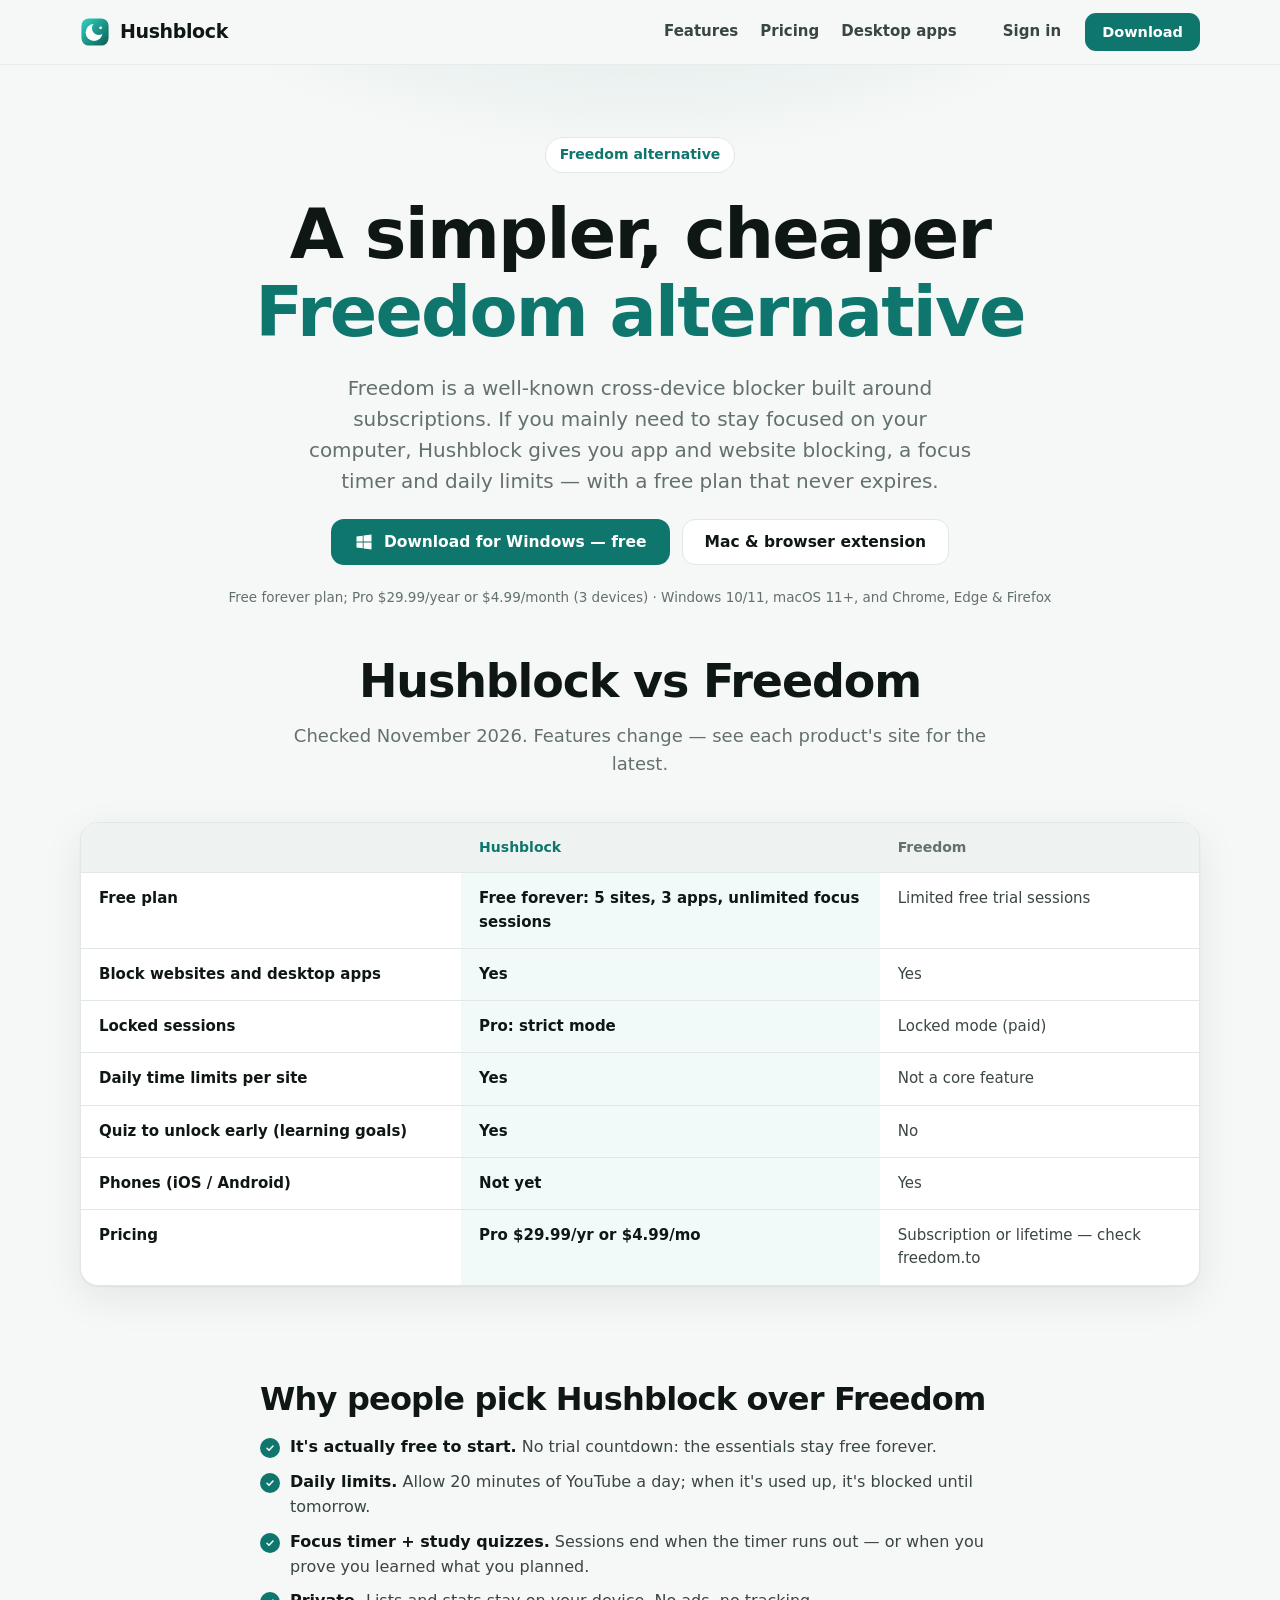
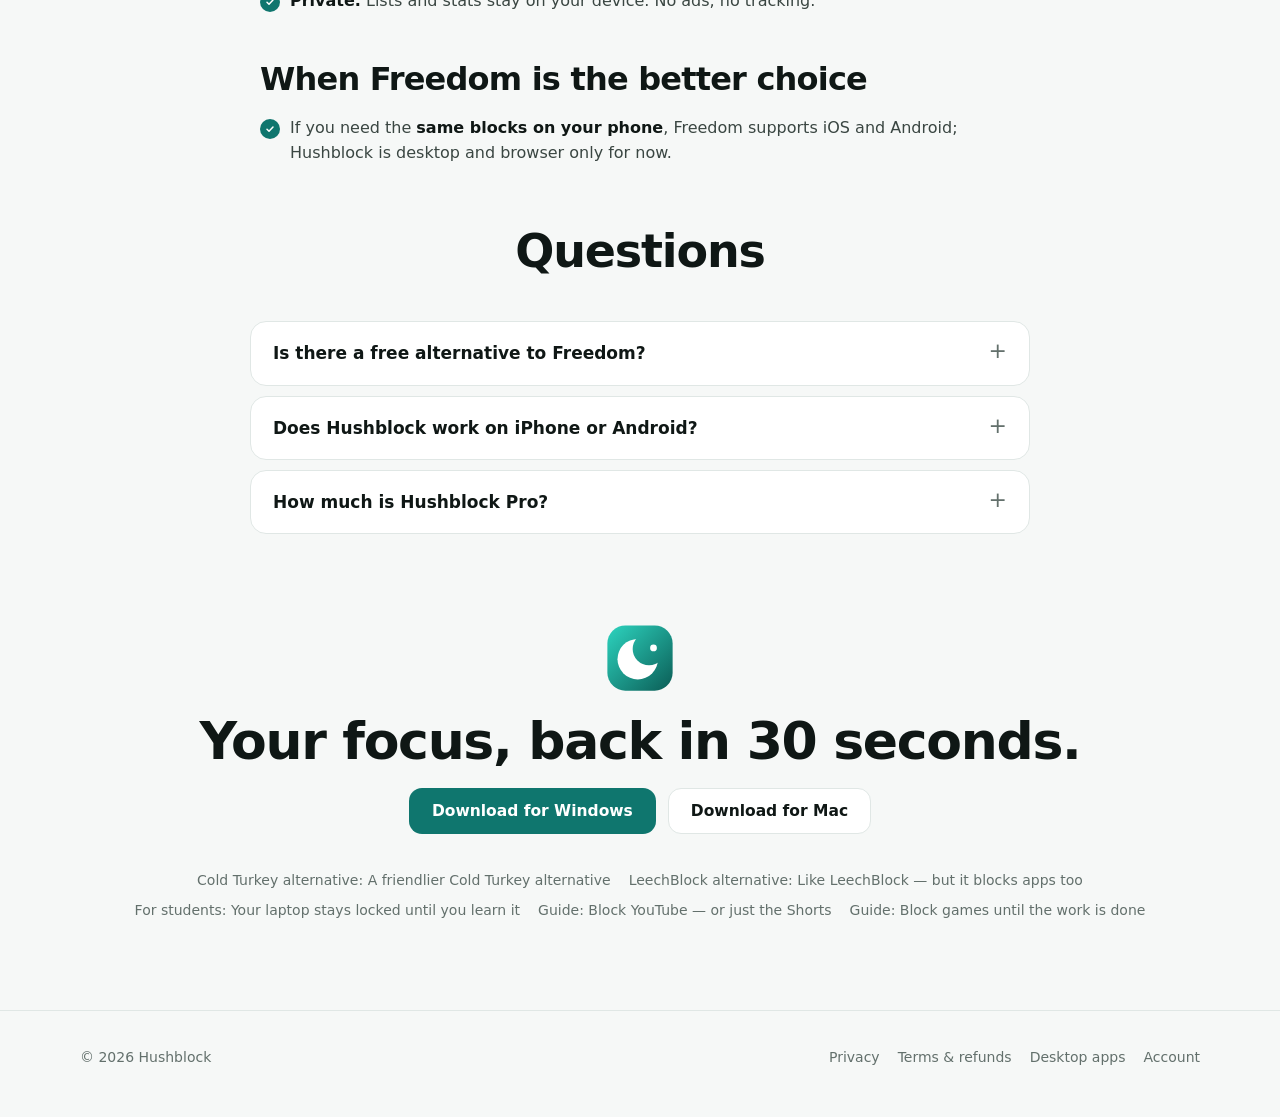
<file: freedom-alternative/index.html>
<!doctype html>
<html lang="en">
<head>
  <meta charset="utf-8" />
  <meta name="viewport" content="width=device-width, initial-scale=1" />
  <title>Freedom App Alternative — Hushblock for Windows &amp; Mac</title>
  <meta name="description" content="A cheaper Freedom alternative for your computer: Hushblock blocks apps and websites on Windows and Mac, with a free plan, focus timer, schedules, daily limits and strict mode." />
  <link rel="canonical" href="https://hushblock.app/freedom-alternative/" />
  <meta property="og:title" content="Freedom App Alternative — Hushblock for Windows &amp; Mac" />
  <meta property="og:description" content="A cheaper Freedom alternative for your computer: Hushblock blocks apps and websites on Windows and Mac, with a free plan, focus timer, schedules, daily limits and strict mode." />
  <meta property="og:image" content="https://hushblock.app/img/og.jpg" />
  <meta property="og:url" content="https://hushblock.app/freedom-alternative/" />
  <meta property="og:type" content="website" />
  <meta name="twitter:card" content="summary_large_image" />
  <link rel="icon" href="../img/favicon-32.png" />
  <link rel="stylesheet" href="../style.css?v=20261128" />
  <script type="application/ld+json">{"@context": "https://schema.org", "@type": "FAQPage", "mainEntity": [{"@type": "Question", "name": "Is there a free alternative to Freedom?", "acceptedAnswer": {"@type": "Answer", "text": "Hushblock has a free-forever plan for Windows, Mac and Chrome, Edge and Firefox that blocks up to 5 websites and 3 apps with unlimited focus sessions."}}, {"@type": "Question", "name": "Does Hushblock work on iPhone or Android?", "acceptedAnswer": {"@type": "Answer", "text": "Not yet. Hushblock runs on Windows, macOS and as a browser extension."}}, {"@type": "Question", "name": "How much is Hushblock Pro?", "acceptedAnswer": {"@type": "Answer", "text": "$29.99 per year or $4.99 per month. One license works on up to 3 devices, and there's a 7-day free trial in the app."}}]}</script>
  <script type="application/ld+json">{"@context": "https://schema.org", "@type": "BreadcrumbList", "itemListElement": [{"@type": "ListItem", "position": 1, "name": "Hushblock", "item": "https://hushblock.app/"}, {"@type": "ListItem", "position": 2, "name": "Freedom alternative", "item": "https://hushblock.app/freedom-alternative/"}]}</script>
</head>
<body>
  <header class="nav">
    <div class="container">
      <a class="brand" href="../"><img src="../img/logo.svg" alt="" />Hushblock</a>
      <nav class="links" aria-label="Main">
        <a href="../#features">Features</a>
        <a href="../#pricing">Pricing</a>
        <a href="../desktop/">Desktop apps</a>
      </nav>
      <a class="nav-signin" href="../account/">Sign in</a>
      <a class="btn primary sm" href="../#get">Download</a>
    </div>
  </header>

  <main>
    <section class="hero" style="padding-bottom:24px">
      <div class="container">
        <span class="eyebrow"><b>Freedom alternative</b></span>
        <h1>A simpler, cheaper <em>Freedom alternative</em></h1>
        <p class="lead">Freedom is a well-known cross-device blocker built around subscriptions. If you mainly need to stay focused on your computer, Hushblock gives you app and website blocking, a focus timer and daily limits — with a free plan that never expires.</p>
        <div class="cta-row">
          <a class="btn primary js-dl-win js-hero-dl" href="../desktop/"><svg viewBox="0 0 24 24" fill="currentColor" aria-hidden="true"><path d="M3 5.5l7.5-1v7H3zM11.5 4.3L21 3v8.5h-9.5zM3 12.5h7.5v7L3 18.5zM11.5 12.5H21V21l-9.5-1.3z"/></svg><span>Download for Windows — free</span></a>
          <a class="btn ghost" href="../#get">Mac &amp; browser extension</a>
        </div>
        <p class="small-note">Free forever plan; Pro $29.99/year or $4.99/month (3 devices) · Windows 10/11, macOS 11+, and Chrome, Edge &amp; Firefox</p>
      </div>
    </section>

    <section class="block" style="padding-top:24px">
      <div class="container">
        <div class="section-head"><h2>Hushblock vs Freedom</h2><p>Checked November 2026. Features change — see each product's site for the latest.</p></div>
        <div class="cmp-wrap"><table class="cmp">
          <thead><tr><th scope="col"></th><th scope="col" class="us">Hushblock</th><th scope="col">Freedom</th></tr></thead>
          <tbody>
            <tr><th scope="row">Free plan</th><td>Free forever: 5 sites, 3 apps, unlimited focus sessions</td><td>Limited free trial sessions</td></tr>
            <tr><th scope="row">Block websites and desktop apps</th><td>Yes</td><td>Yes</td></tr>
            <tr><th scope="row">Locked sessions</th><td>Pro: strict mode</td><td>Locked mode (paid)</td></tr>
            <tr><th scope="row">Daily time limits per site</th><td>Yes</td><td>Not a core feature</td></tr>
            <tr><th scope="row">Quiz to unlock early (learning goals)</th><td>Yes</td><td>No</td></tr>
            <tr><th scope="row">Phones (iOS / Android)</th><td>Not yet</td><td>Yes</td></tr>
            <tr><th scope="row">Pricing</th><td>Pro $29.99/yr or $4.99/mo</td><td>Subscription or lifetime — check freedom.to</td></tr>
          </tbody>
        </table></div>
      </div>
    </section>
    <section class="block" style="padding-top:8px;padding-bottom:40px">
      <div class="container narrow">
        <h2 class="sub-h">Why people pick Hushblock over Freedom</h2>
        <ul class="ticks prose"><li><span><b>It's actually free to start.</b> No trial countdown: the essentials stay free forever.</span></li><li><span><b>Daily limits.</b> Allow 20 minutes of YouTube a day; when it's used up, it's blocked until tomorrow.</span></li><li><span><b>Focus timer + study quizzes.</b> Sessions end when the timer runs out — or when you prove you learned what you planned.</span></li><li><span><b>Private.</b> Lists and stats stay on your device. No ads, no tracking.</span></li></ul>
      </div>
    </section>
    <section class="block" style="padding-top:8px;padding-bottom:40px">
      <div class="container narrow">
        <h2 class="sub-h">When Freedom is the better choice</h2>
        <ul class="ticks prose"><li><span>If you need the <b>same blocks on your phone</b>, Freedom supports iOS and Android; Hushblock is desktop and browser only for now.</span></li></ul>
      </div>
    </section>
    <section class="block" id="faq" style="padding-top:20px">
      <div class="container">
        <div class="section-head"><h2>Questions</h2></div>
        <div class="faq">
          <details><summary>Is there a free alternative to Freedom?</summary><p>Hushblock has a free-forever plan for Windows, Mac and Chrome, Edge and Firefox that blocks up to 5 websites and 3 apps with unlimited focus sessions.</p></details>
          <details><summary>Does Hushblock work on iPhone or Android?</summary><p>Not yet. Hushblock runs on Windows, macOS and as a browser extension.</p></details>
          <details><summary>How much is Hushblock Pro?</summary><p>$29.99 per year or $4.99 per month. One license works on up to 3 devices, and there&#x27;s a 7-day free trial in the app.</p></details>
        </div>
      </div>
    </section>

    <section class="block" style="padding-top:0">
      <div class="container final">
        <img src="../img/logo.svg" alt="" width="72" height="72" />
        <h2>Your focus, back in 30 seconds.</h2>
        <div class="cta-row"><a class="btn primary js-dl-win" href="../desktop/">Download for Windows</a><a class="btn ghost js-dl-mac" href="../desktop/#mac">Download for Mac</a></div>
        <nav class="related" aria-label="More guides"><a href="../cold-turkey-alternative/">Cold Turkey alternative: A friendlier Cold Turkey alternative</a><a href="../leechblock-alternative/">LeechBlock alternative: Like LeechBlock — but it blocks apps too</a><a href="../study-blocker/">For students: Your laptop stays locked until you learn it</a><a href="../block-youtube/">Guide: Block YouTube — or just the Shorts</a><a href="../block-games/">Guide: Block games until the work is done</a></nav>
      </div>
    </section>
  </main>

  <footer>
    <div class="container">
      <span>© <span class="js-year">2026</span> Hushblock</span>
      <nav>
        <a href="../privacy.html">Privacy</a>
        <a href="../terms.html">Terms &amp; refunds</a>
        <a href="../desktop/">Desktop apps</a>
        <a href="../account/">Account</a>
      </nav>
    </div>
  </footer>

  <script src="../site-config.js?v=20261128"></script>
  <script src="../site.js?v=20261128"></script>
</body>
</html>
</file>
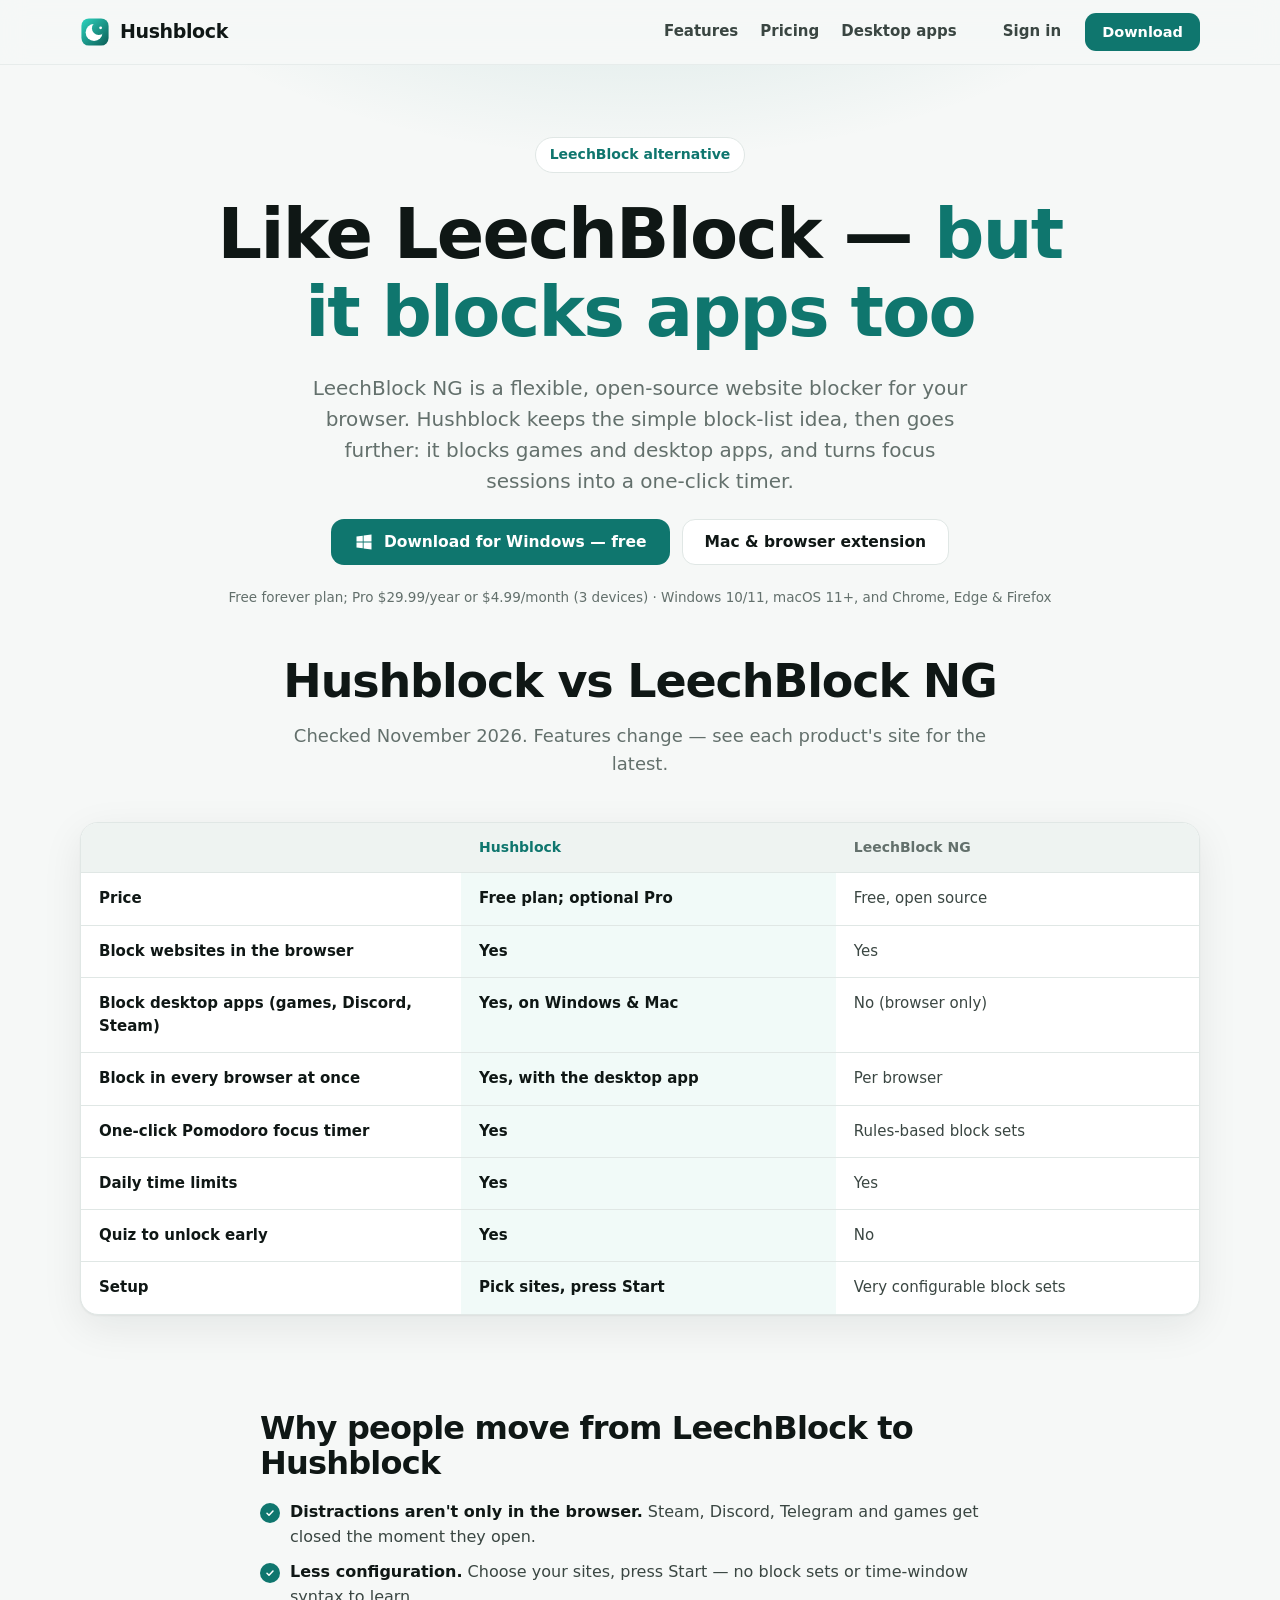
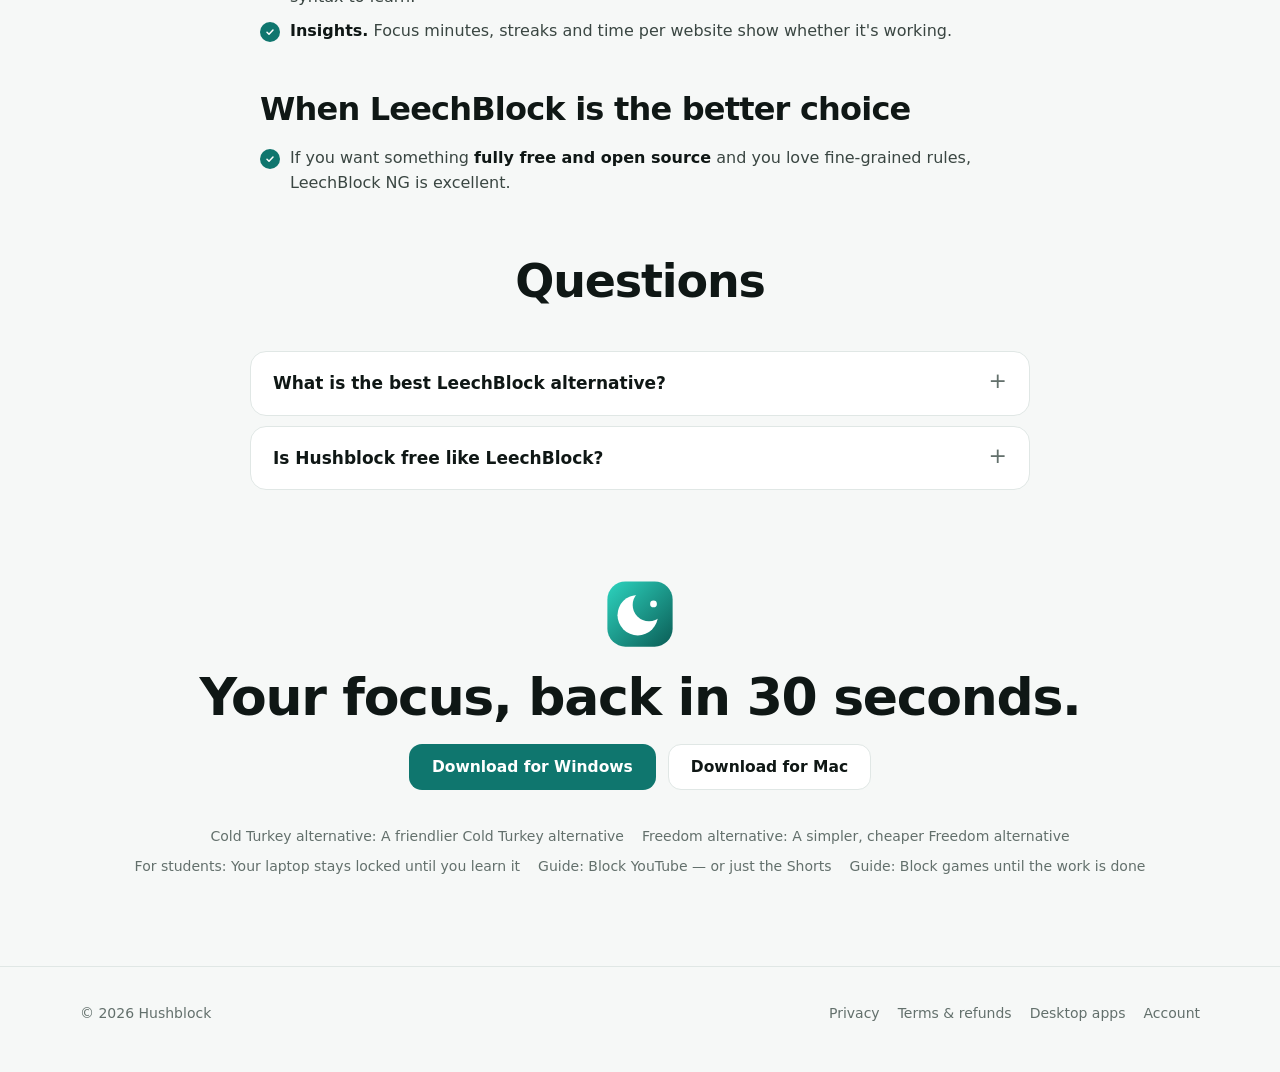
<file: leechblock-alternative/index.html>
<!doctype html>
<html lang="en">
<head>
  <meta charset="utf-8" />
  <meta name="viewport" content="width=device-width, initial-scale=1" />
  <title>LeechBlock Alternative That Also Blocks Apps — Hushblock</title>
  <meta name="description" content="LeechBlock NG is a great free browser blocker. Hushblock adds desktop app blocking on Windows and Mac, a one-click focus timer, daily limits and quiz-to-unlock study sessions." />
  <link rel="canonical" href="https://hushblock.app/leechblock-alternative/" />
  <meta property="og:title" content="LeechBlock Alternative That Also Blocks Apps — Hushblock" />
  <meta property="og:description" content="LeechBlock NG is a great free browser blocker. Hushblock adds desktop app blocking on Windows and Mac, a one-click focus timer, daily limits and quiz-to-unlock study sessions." />
  <meta property="og:image" content="https://hushblock.app/img/og.jpg" />
  <meta property="og:url" content="https://hushblock.app/leechblock-alternative/" />
  <meta property="og:type" content="website" />
  <meta name="twitter:card" content="summary_large_image" />
  <link rel="icon" href="../img/favicon-32.png" />
  <link rel="stylesheet" href="../style.css?v=20261128" />
  <script type="application/ld+json">{"@context": "https://schema.org", "@type": "FAQPage", "mainEntity": [{"@type": "Question", "name": "What is the best LeechBlock alternative?", "acceptedAnswer": {"@type": "Answer", "text": "If you also want to block desktop apps and games, Hushblock is a good option: it blocks apps and websites on Windows and Mac and has a browser extension for Chrome, Edge and Firefox."}}, {"@type": "Question", "name": "Is Hushblock free like LeechBlock?", "acceptedAnswer": {"@type": "Answer", "text": "Hushblock has a free-forever plan (5 sites, 3 apps, unlimited focus sessions). Pro adds strict mode and unlimited lists."}}]}</script>
  <script type="application/ld+json">{"@context": "https://schema.org", "@type": "BreadcrumbList", "itemListElement": [{"@type": "ListItem", "position": 1, "name": "Hushblock", "item": "https://hushblock.app/"}, {"@type": "ListItem", "position": 2, "name": "LeechBlock alternative", "item": "https://hushblock.app/leechblock-alternative/"}]}</script>
</head>
<body>
  <header class="nav">
    <div class="container">
      <a class="brand" href="../"><img src="../img/logo.svg" alt="" />Hushblock</a>
      <nav class="links" aria-label="Main">
        <a href="../#features">Features</a>
        <a href="../#pricing">Pricing</a>
        <a href="../desktop/">Desktop apps</a>
      </nav>
      <a class="nav-signin" href="../account/">Sign in</a>
      <a class="btn primary sm" href="../#get">Download</a>
    </div>
  </header>

  <main>
    <section class="hero" style="padding-bottom:24px">
      <div class="container">
        <span class="eyebrow"><b>LeechBlock alternative</b></span>
        <h1>Like LeechBlock — <em>but it blocks apps too</em></h1>
        <p class="lead">LeechBlock NG is a flexible, open-source website blocker for your browser. Hushblock keeps the simple block-list idea, then goes further: it blocks games and desktop apps, and turns focus sessions into a one-click timer.</p>
        <div class="cta-row">
          <a class="btn primary js-dl-win js-hero-dl" href="../desktop/"><svg viewBox="0 0 24 24" fill="currentColor" aria-hidden="true"><path d="M3 5.5l7.5-1v7H3zM11.5 4.3L21 3v8.5h-9.5zM3 12.5h7.5v7L3 18.5zM11.5 12.5H21V21l-9.5-1.3z"/></svg><span>Download for Windows — free</span></a>
          <a class="btn ghost" href="../#get">Mac &amp; browser extension</a>
        </div>
        <p class="small-note">Free forever plan; Pro $29.99/year or $4.99/month (3 devices) · Windows 10/11, macOS 11+, and Chrome, Edge &amp; Firefox</p>
      </div>
    </section>

    <section class="block" style="padding-top:24px">
      <div class="container">
        <div class="section-head"><h2>Hushblock vs LeechBlock NG</h2><p>Checked November 2026. Features change — see each product's site for the latest.</p></div>
        <div class="cmp-wrap"><table class="cmp">
          <thead><tr><th scope="col"></th><th scope="col" class="us">Hushblock</th><th scope="col">LeechBlock NG</th></tr></thead>
          <tbody>
            <tr><th scope="row">Price</th><td>Free plan; optional Pro</td><td>Free, open source</td></tr>
            <tr><th scope="row">Block websites in the browser</th><td>Yes</td><td>Yes</td></tr>
            <tr><th scope="row">Block desktop apps (games, Discord, Steam)</th><td>Yes, on Windows &amp; Mac</td><td>No (browser only)</td></tr>
            <tr><th scope="row">Block in every browser at once</th><td>Yes, with the desktop app</td><td>Per browser</td></tr>
            <tr><th scope="row">One-click Pomodoro focus timer</th><td>Yes</td><td>Rules-based block sets</td></tr>
            <tr><th scope="row">Daily time limits</th><td>Yes</td><td>Yes</td></tr>
            <tr><th scope="row">Quiz to unlock early</th><td>Yes</td><td>No</td></tr>
            <tr><th scope="row">Setup</th><td>Pick sites, press Start</td><td>Very configurable block sets</td></tr>
          </tbody>
        </table></div>
      </div>
    </section>
    <section class="block" style="padding-top:8px;padding-bottom:40px">
      <div class="container narrow">
        <h2 class="sub-h">Why people move from LeechBlock to Hushblock</h2>
        <ul class="ticks prose"><li><span><b>Distractions aren't only in the browser.</b> Steam, Discord, Telegram and games get closed the moment they open.</span></li><li><span><b>Less configuration.</b> Choose your sites, press Start — no block sets or time-window syntax to learn.</span></li><li><span><b>Insights.</b> Focus minutes, streaks and time per website show whether it's working.</span></li></ul>
      </div>
    </section>
    <section class="block" style="padding-top:8px;padding-bottom:40px">
      <div class="container narrow">
        <h2 class="sub-h">When LeechBlock is the better choice</h2>
        <ul class="ticks prose"><li><span>If you want something <b>fully free and open source</b> and you love fine-grained rules, LeechBlock NG is excellent.</span></li></ul>
      </div>
    </section>
    <section class="block" id="faq" style="padding-top:20px">
      <div class="container">
        <div class="section-head"><h2>Questions</h2></div>
        <div class="faq">
          <details><summary>What is the best LeechBlock alternative?</summary><p>If you also want to block desktop apps and games, Hushblock is a good option: it blocks apps and websites on Windows and Mac and has a browser extension for Chrome, Edge and Firefox.</p></details>
          <details><summary>Is Hushblock free like LeechBlock?</summary><p>Hushblock has a free-forever plan (5 sites, 3 apps, unlimited focus sessions). Pro adds strict mode and unlimited lists.</p></details>
        </div>
      </div>
    </section>

    <section class="block" style="padding-top:0">
      <div class="container final">
        <img src="../img/logo.svg" alt="" width="72" height="72" />
        <h2>Your focus, back in 30 seconds.</h2>
        <div class="cta-row"><a class="btn primary js-dl-win" href="../desktop/">Download for Windows</a><a class="btn ghost js-dl-mac" href="../desktop/#mac">Download for Mac</a></div>
        <nav class="related" aria-label="More guides"><a href="../cold-turkey-alternative/">Cold Turkey alternative: A friendlier Cold Turkey alternative</a><a href="../freedom-alternative/">Freedom alternative: A simpler, cheaper Freedom alternative</a><a href="../study-blocker/">For students: Your laptop stays locked until you learn it</a><a href="../block-youtube/">Guide: Block YouTube — or just the Shorts</a><a href="../block-games/">Guide: Block games until the work is done</a></nav>
      </div>
    </section>
  </main>

  <footer>
    <div class="container">
      <span>© <span class="js-year">2026</span> Hushblock</span>
      <nav>
        <a href="../privacy.html">Privacy</a>
        <a href="../terms.html">Terms &amp; refunds</a>
        <a href="../desktop/">Desktop apps</a>
        <a href="../account/">Account</a>
      </nav>
    </div>
  </footer>

  <script src="../site-config.js?v=20261128"></script>
  <script src="../site.js?v=20261128"></script>
</body>
</html>
</file>
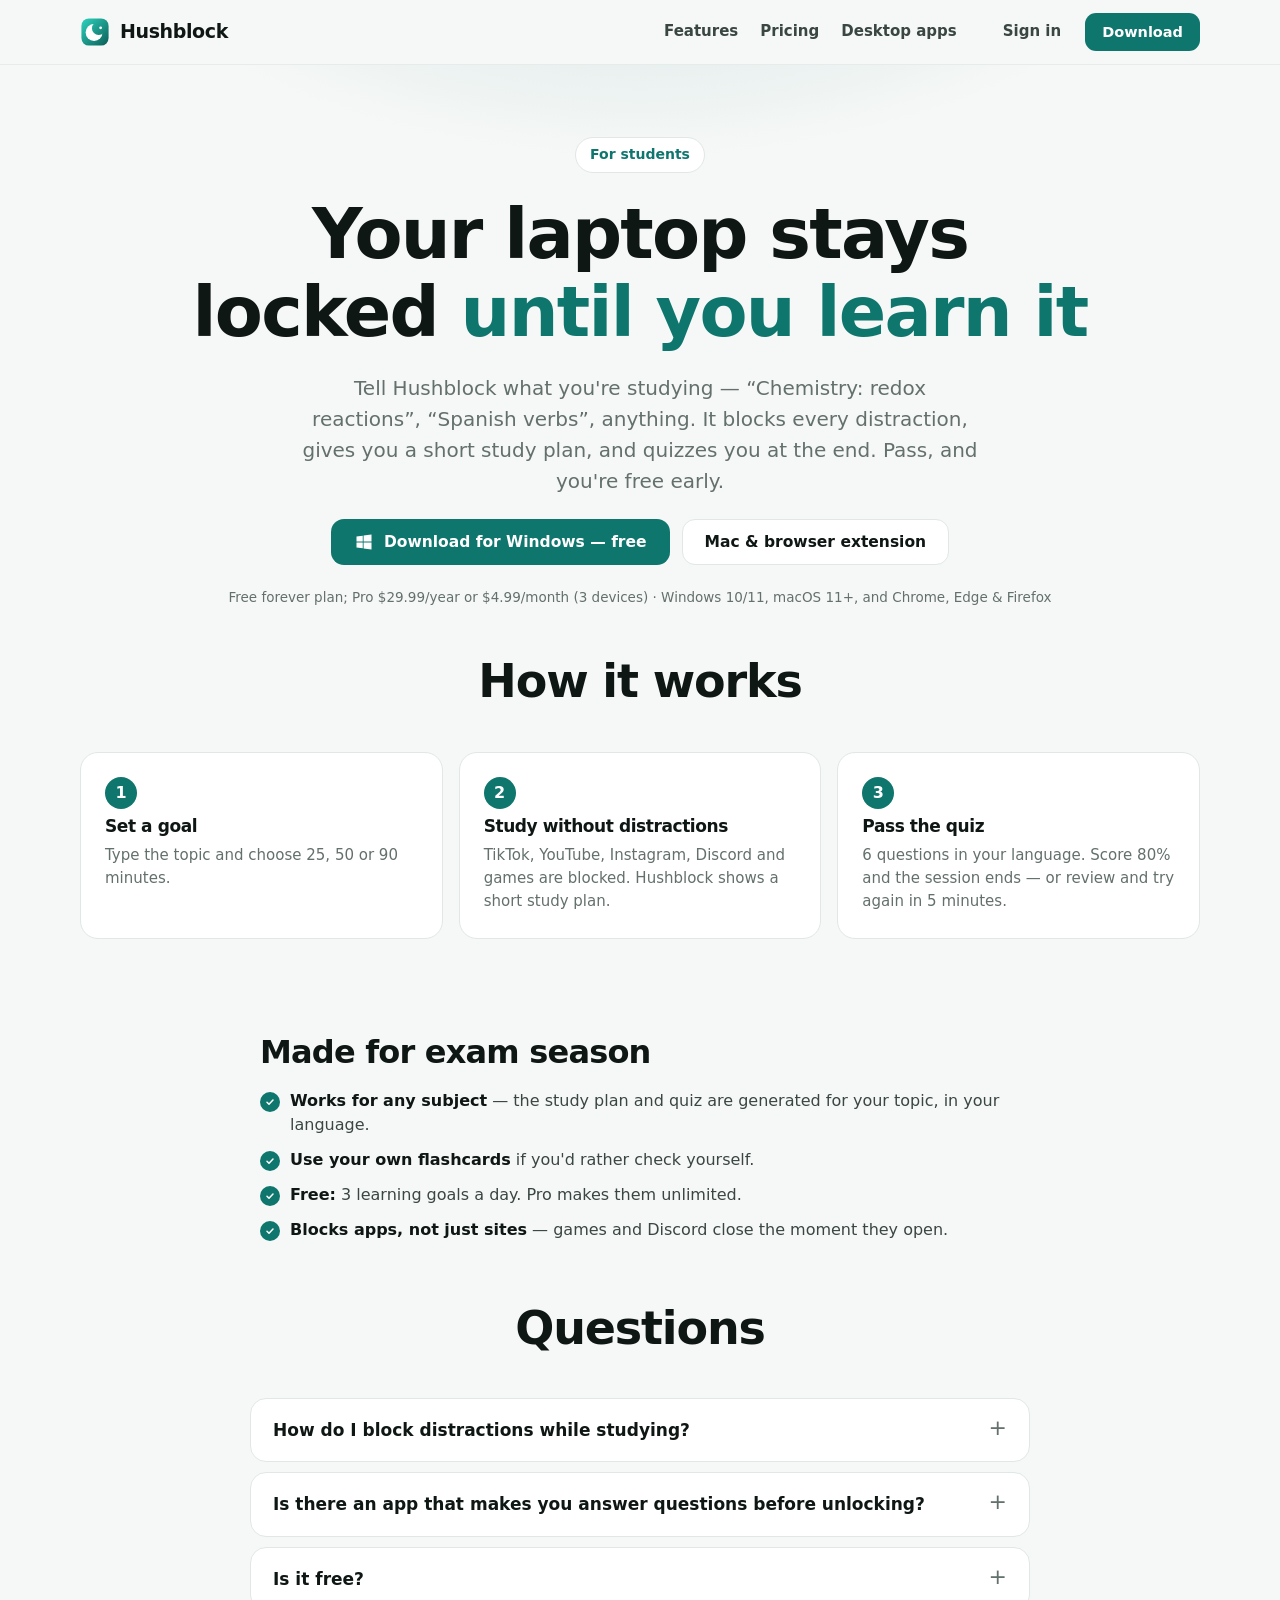
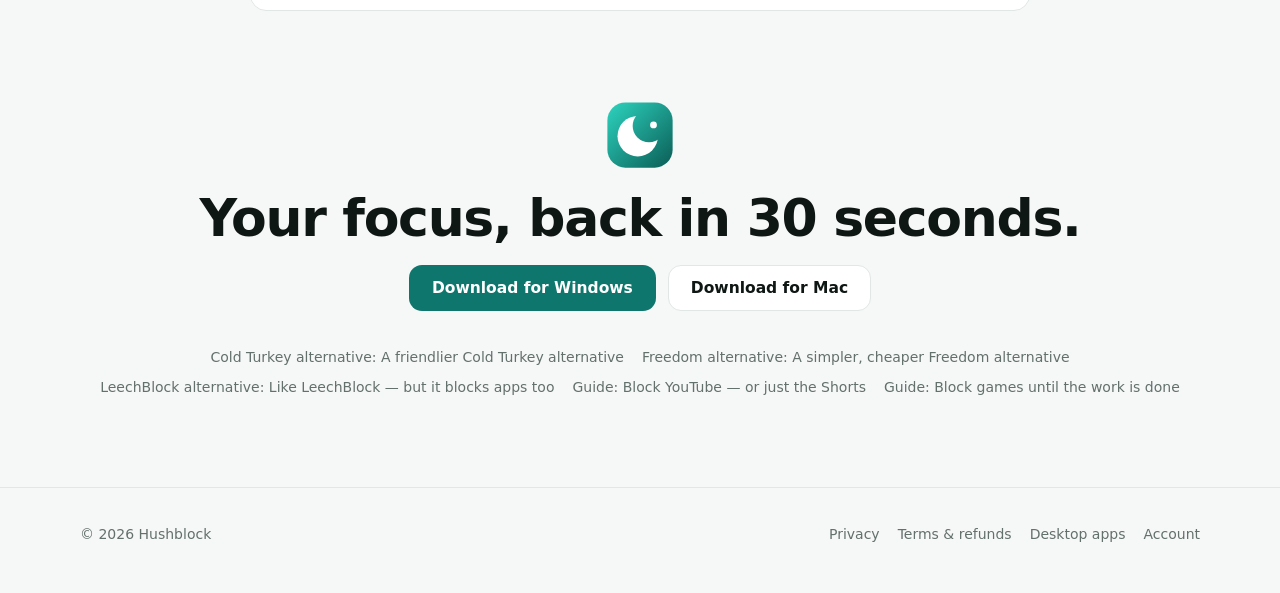
<file: study-blocker/index.html>
<!doctype html>
<html lang="en">
<head>
  <meta charset="utf-8" />
  <meta name="viewport" content="width=device-width, initial-scale=1" />
  <title>Block Distractions While Studying — Quiz-to-Unlock Study Blocker</title>
  <meta name="description" content="Hushblock blocks TikTok, YouTube, Discord and games while you study, makes an AI study plan for your topic and only unlocks early when you pass a quiz. Free for Windows and Mac." />
  <link rel="canonical" href="https://hushblock.app/study-blocker/" />
  <meta property="og:title" content="Block Distractions While Studying — Quiz-to-Unlock Study Blocker" />
  <meta property="og:description" content="Hushblock blocks TikTok, YouTube, Discord and games while you study, makes an AI study plan for your topic and only unlocks early when you pass a quiz. Free for Windows and Mac." />
  <meta property="og:image" content="https://hushblock.app/img/og.jpg" />
  <meta property="og:url" content="https://hushblock.app/study-blocker/" />
  <meta property="og:type" content="website" />
  <meta name="twitter:card" content="summary_large_image" />
  <link rel="icon" href="../img/favicon-32.png" />
  <link rel="stylesheet" href="../style.css?v=20261128" />
  <script type="application/ld+json">{"@context": "https://schema.org", "@type": "FAQPage", "mainEntity": [{"@type": "Question", "name": "How do I block distractions while studying?", "acceptedAnswer": {"@type": "Answer", "text": "Install Hushblock on Windows or Mac, pick the apps and sites that distract you, and start a learning goal or focus session. Everything on your list stays blocked until the timer ends or you pass the quiz."}}, {"@type": "Question", "name": "Is there an app that makes you answer questions before unlocking?", "acceptedAnswer": {"@type": "Answer", "text": "Yes. Hushblock's learning goals quiz you on what you planned to study; passing with 80% ends the session early."}}, {"@type": "Question", "name": "Is it free?", "acceptedAnswer": {"@type": "Answer", "text": "Yes. The free plan includes 3 learning goals a day, unlimited focus sessions, 5 blocked sites and 3 blocked apps."}}]}</script>
  <script type="application/ld+json">{"@context": "https://schema.org", "@type": "BreadcrumbList", "itemListElement": [{"@type": "ListItem", "position": 1, "name": "Hushblock", "item": "https://hushblock.app/"}, {"@type": "ListItem", "position": 2, "name": "For students", "item": "https://hushblock.app/study-blocker/"}]}</script>
</head>
<body>
  <header class="nav">
    <div class="container">
      <a class="brand" href="../"><img src="../img/logo.svg" alt="" />Hushblock</a>
      <nav class="links" aria-label="Main">
        <a href="../#features">Features</a>
        <a href="../#pricing">Pricing</a>
        <a href="../desktop/">Desktop apps</a>
      </nav>
      <a class="nav-signin" href="../account/">Sign in</a>
      <a class="btn primary sm" href="../#get">Download</a>
    </div>
  </header>

  <main>
    <section class="hero" style="padding-bottom:24px">
      <div class="container">
        <span class="eyebrow"><b>For students</b></span>
        <h1>Your laptop stays locked <em>until you learn it</em></h1>
        <p class="lead">Tell Hushblock what you're studying — “Chemistry: redox reactions”, “Spanish verbs”, anything. It blocks every distraction, gives you a short study plan, and quizzes you at the end. Pass, and you're free early.</p>
        <div class="cta-row">
          <a class="btn primary js-dl-win js-hero-dl" href="../desktop/"><svg viewBox="0 0 24 24" fill="currentColor" aria-hidden="true"><path d="M3 5.5l7.5-1v7H3zM11.5 4.3L21 3v8.5h-9.5zM3 12.5h7.5v7L3 18.5zM11.5 12.5H21V21l-9.5-1.3z"/></svg><span>Download for Windows — free</span></a>
          <a class="btn ghost" href="../#get">Mac &amp; browser extension</a>
        </div>
        <p class="small-note">Free forever plan; Pro $29.99/year or $4.99/month (3 devices) · Windows 10/11, macOS 11+, and Chrome, Edge &amp; Firefox</p>
      </div>
    </section>

    <section class="block" style="padding-top:24px">
      <div class="container">
        <div class="section-head"><h2>How it works</h2></div>
        <div class="steps-row">
          <div class="step"><h3>Set a goal</h3><p>Type the topic and choose 25, 50 or 90 minutes.</p></div>
          <div class="step"><h3>Study without distractions</h3><p>TikTok, YouTube, Instagram, Discord and games are blocked. Hushblock shows a short study plan.</p></div>
          <div class="step"><h3>Pass the quiz</h3><p>6 questions in your language. Score 80% and the session ends — or review and try again in 5 minutes.</p></div>
        </div>
      </div>
    </section>
    <section class="block" style="padding-top:8px;padding-bottom:40px">
      <div class="container narrow">
        <h2 class="sub-h">Made for exam season</h2>
        <ul class="ticks prose"><li><span><b>Works for any subject</b> — the study plan and quiz are generated for your topic, in your language.</span></li><li><span><b>Use your own flashcards</b> if you'd rather check yourself.</span></li><li><span><b>Free:</b> 3 learning goals a day. Pro makes them unlimited.</span></li><li><span><b>Blocks apps, not just sites</b> — games and Discord close the moment they open.</span></li></ul>
      </div>
    </section>
    <section class="block" id="faq" style="padding-top:20px">
      <div class="container">
        <div class="section-head"><h2>Questions</h2></div>
        <div class="faq">
          <details><summary>How do I block distractions while studying?</summary><p>Install Hushblock on Windows or Mac, pick the apps and sites that distract you, and start a learning goal or focus session. Everything on your list stays blocked until the timer ends or you pass the quiz.</p></details>
          <details><summary>Is there an app that makes you answer questions before unlocking?</summary><p>Yes. Hushblock&#x27;s learning goals quiz you on what you planned to study; passing with 80% ends the session early.</p></details>
          <details><summary>Is it free?</summary><p>Yes. The free plan includes 3 learning goals a day, unlimited focus sessions, 5 blocked sites and 3 blocked apps.</p></details>
        </div>
      </div>
    </section>

    <section class="block" style="padding-top:0">
      <div class="container final">
        <img src="../img/logo.svg" alt="" width="72" height="72" />
        <h2>Your focus, back in 30 seconds.</h2>
        <div class="cta-row"><a class="btn primary js-dl-win" href="../desktop/">Download for Windows</a><a class="btn ghost js-dl-mac" href="../desktop/#mac">Download for Mac</a></div>
        <nav class="related" aria-label="More guides"><a href="../cold-turkey-alternative/">Cold Turkey alternative: A friendlier Cold Turkey alternative</a><a href="../freedom-alternative/">Freedom alternative: A simpler, cheaper Freedom alternative</a><a href="../leechblock-alternative/">LeechBlock alternative: Like LeechBlock — but it blocks apps too</a><a href="../block-youtube/">Guide: Block YouTube — or just the Shorts</a><a href="../block-games/">Guide: Block games until the work is done</a></nav>
      </div>
    </section>
  </main>

  <footer>
    <div class="container">
      <span>© <span class="js-year">2026</span> Hushblock</span>
      <nav>
        <a href="../privacy.html">Privacy</a>
        <a href="../terms.html">Terms &amp; refunds</a>
        <a href="../desktop/">Desktop apps</a>
        <a href="../account/">Account</a>
      </nav>
    </div>
  </footer>

  <script src="../site-config.js?v=20261128"></script>
  <script src="../site.js?v=20261128"></script>
</body>
</html>
</file>
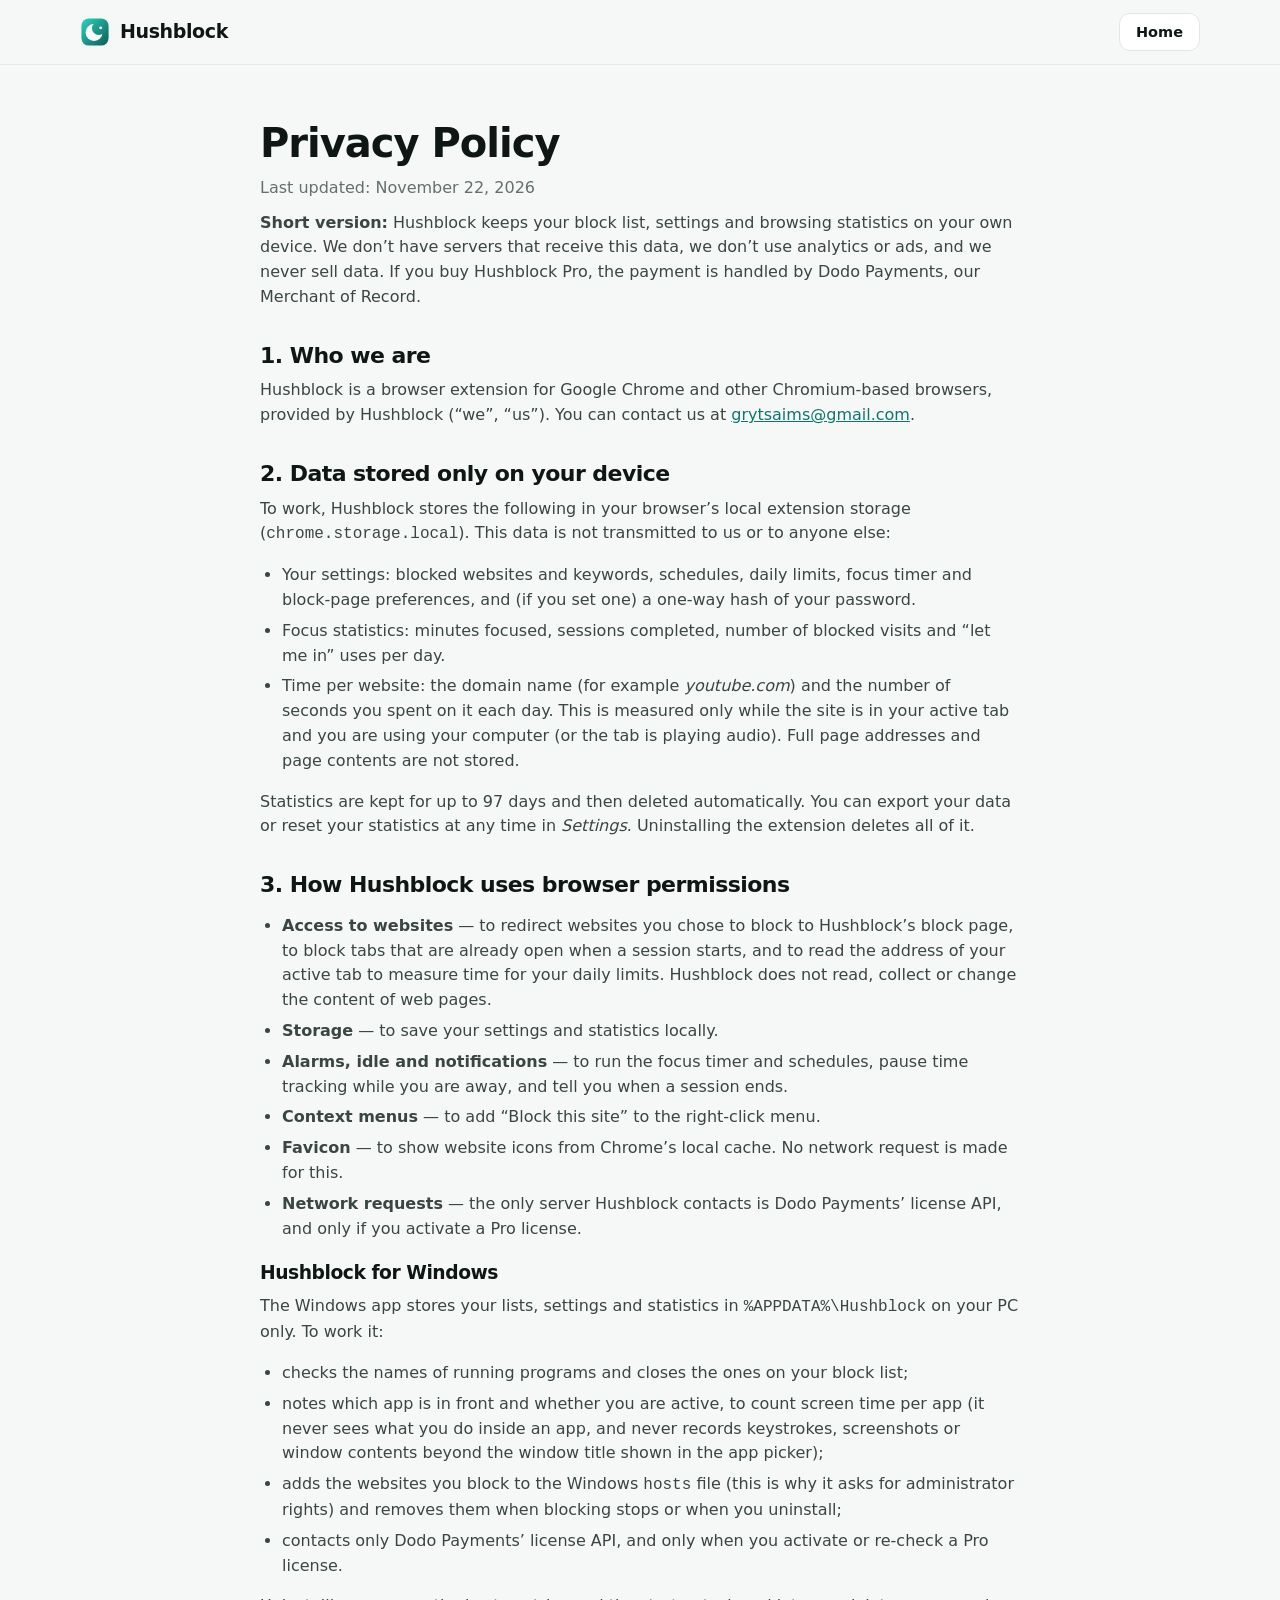
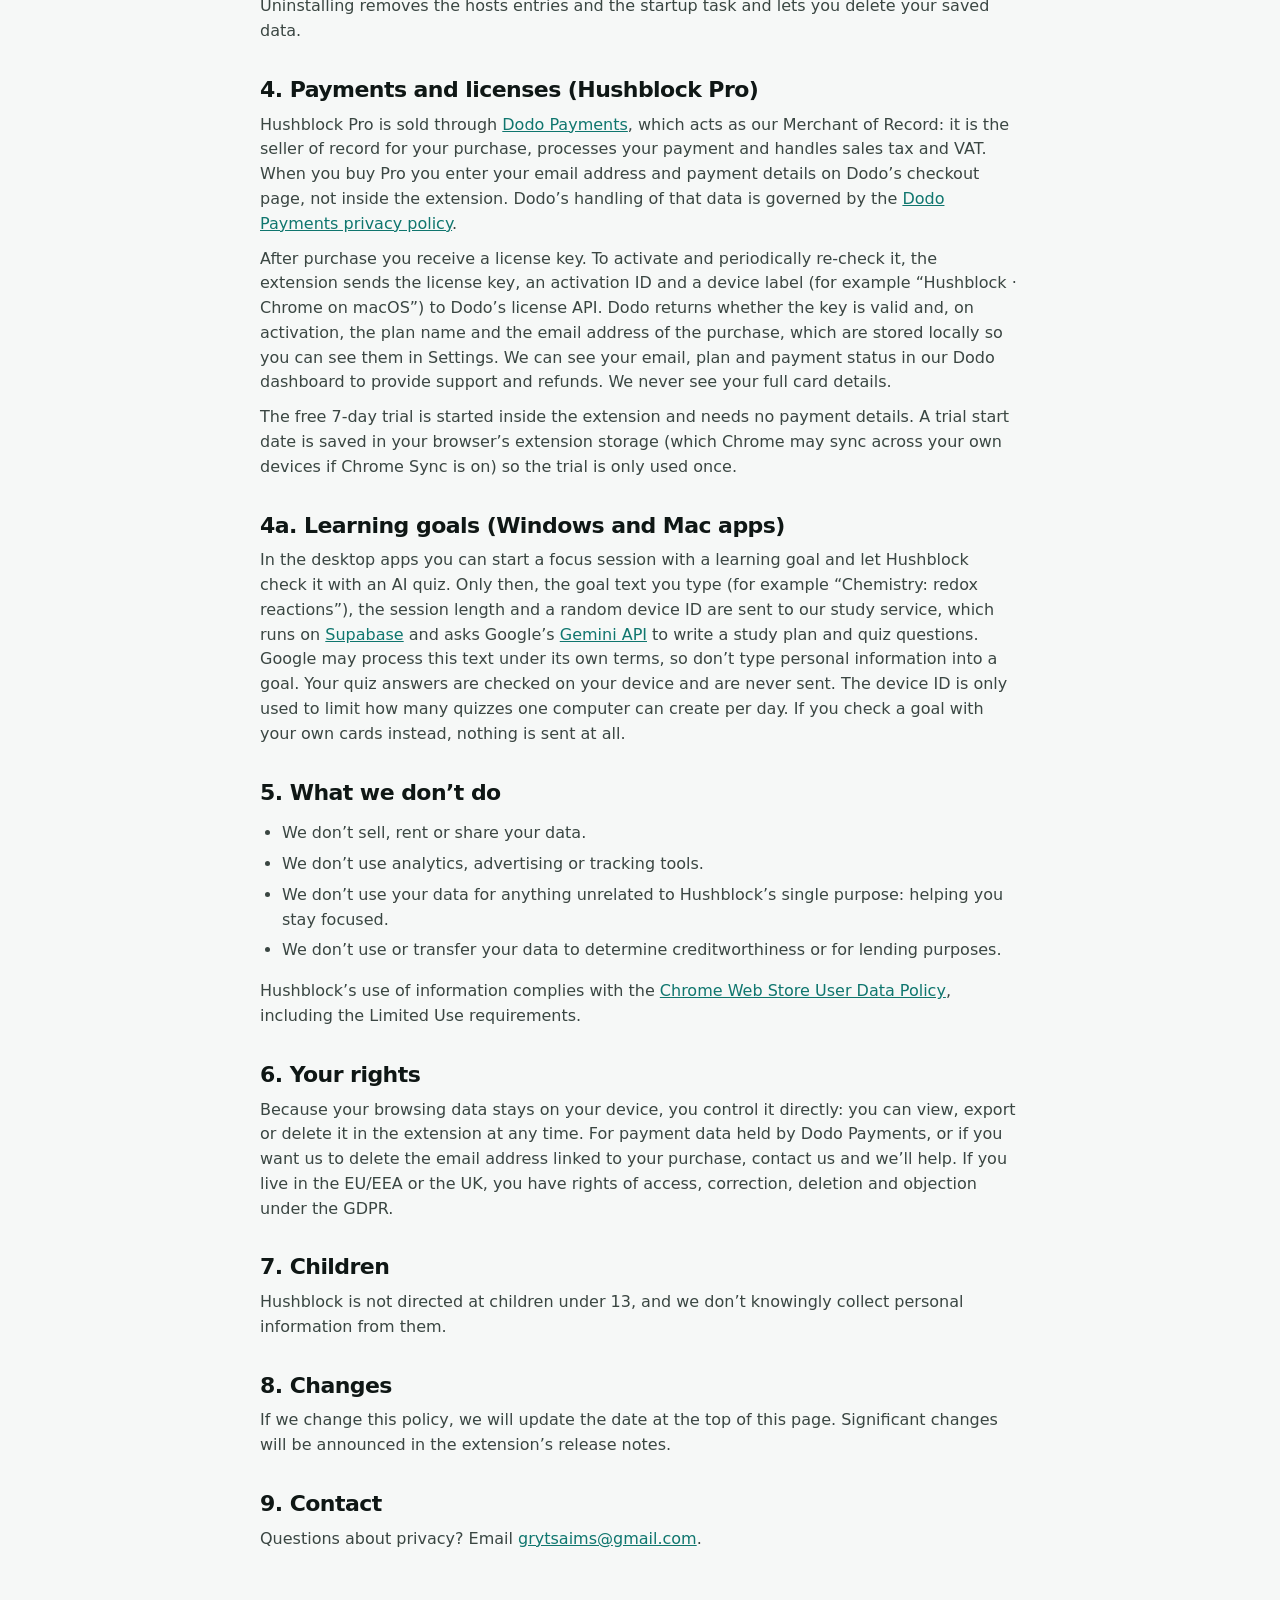
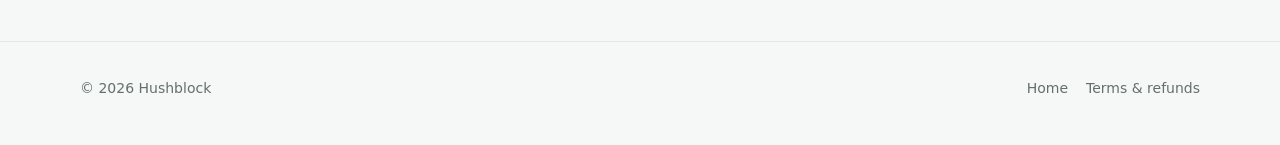
<file: privacy.html>
<!doctype html>
<html lang="en">
<head>
  <meta charset="utf-8" />
  <meta name="viewport" content="width=device-width, initial-scale=1" />
  <title>Privacy Policy — Hushblock</title>
  <meta name="description" content="Hushblock privacy policy: your block list and browsing statistics stay on your device." />
  <link rel="icon" href="img/favicon-32.png" />
  <link rel="stylesheet" href="style.css?v=20261128" />
</head>
<body>
  <header class="nav">
    <div class="container">
      <a class="brand" href="index.html"><img src="img/logo.svg" alt="" />Hushblock</a>
      <span style="margin-left:auto"></span>
      <a class="btn ghost sm" href="index.html">Home</a>
    </div>
  </header>
  <main class="container">
    <article class="legal">
      <h1>Privacy Policy</h1>
      <p class="updated">Last updated: November 22, 2026</p>

      <p><b>Short version:</b> Hushblock keeps your block list, settings and browsing statistics on your own device. We don’t have servers that receive this data, we don’t use analytics or ads, and we never sell data. If you buy Hushblock Pro, the payment is handled by Dodo Payments, our Merchant of Record.</p>

      <h2>1. Who we are</h2>
      <p>Hushblock is a browser extension for Google Chrome and other Chromium-based browsers, provided by <span class="js-owner">the Hushblock developer</span> (“we”, “us”). You can contact us at <a class="js-email" data-show href="#">the email listed on our website</a>.</p>

      <h2>2. Data stored only on your device</h2>
      <p>To work, Hushblock stores the following in your browser’s local extension storage (<code>chrome.storage.local</code>). This data is not transmitted to us or to anyone else:</p>
      <ul>
        <li>Your settings: blocked websites and keywords, schedules, daily limits, focus timer and block-page preferences, and (if you set one) a one-way hash of your password.</li>
        <li>Focus statistics: minutes focused, sessions completed, number of blocked visits and “let me in” uses per day.</li>
        <li>Time per website: the domain name (for example <i>youtube.com</i>) and the number of seconds you spent on it each day. This is measured only while the site is in your active tab and you are using your computer (or the tab is playing audio). Full page addresses and page contents are not stored.</li>
      </ul>
      <p>Statistics are kept for up to 97 days and then deleted automatically. You can export your data or reset your statistics at any time in <i>Settings</i>. Uninstalling the extension deletes all of it.</p>

      <h2>3. How Hushblock uses browser permissions</h2>
      <ul>
        <li><b>Access to websites</b> — to redirect websites you chose to block to Hushblock’s block page, to block tabs that are already open when a session starts, and to read the address of your active tab to measure time for your daily limits. Hushblock does not read, collect or change the content of web pages.</li>
        <li><b>Storage</b> — to save your settings and statistics locally.</li>
        <li><b>Alarms, idle and notifications</b> — to run the focus timer and schedules, pause time tracking while you are away, and tell you when a session ends.</li>
        <li><b>Context menus</b> — to add “Block this site” to the right-click menu.</li>
        <li><b>Favicon</b> — to show website icons from Chrome’s local cache. No network request is made for this.</li>
        <li><b>Network requests</b> — the only server Hushblock contacts is Dodo Payments’ license API, and only if you activate a Pro license.</li>
      </ul>

      <h3 style="margin-top:22px">Hushblock for Windows</h3>
      <p>The Windows app stores your lists, settings and statistics in <code>%APPDATA%\Hushblock</code> on your PC only. To work it:</p>
      <ul>
        <li>checks the names of running programs and closes the ones on your block list;</li>
        <li>notes which app is in front and whether you are active, to count screen time per app (it never sees what you do inside an app, and never records keystrokes, screenshots or window contents beyond the window title shown in the app picker);</li>
        <li>adds the websites you block to the Windows <code>hosts</code> file (this is why it asks for administrator rights) and removes them when blocking stops or when you uninstall;</li>
        <li>contacts only Dodo Payments’ license API, and only when you activate or re-check a Pro license.</li>
      </ul>
      <p>Uninstalling removes the hosts entries and the startup task and lets you delete your saved data.</p>

      <h2>4. Payments and licenses (Hushblock Pro)</h2>
      <p>Hushblock Pro is sold through <a href="https://dodopayments.com" target="_blank" rel="noopener">Dodo Payments</a>, which acts as our Merchant of Record: it is the seller of record for your purchase, processes your payment and handles sales tax and VAT. When you buy Pro you enter your email address and payment details on Dodo’s checkout page, not inside the extension. Dodo’s handling of that data is governed by the <a href="https://dodopayments.com/privacy-policy" target="_blank" rel="noopener">Dodo Payments privacy policy</a>.</p>
      <p>After purchase you receive a license key. To activate and periodically re-check it, the extension sends the license key, an activation ID and a device label (for example “Hushblock · Chrome on macOS”) to Dodo’s license API. Dodo returns whether the key is valid and, on activation, the plan name and the email address of the purchase, which are stored locally so you can see them in Settings. We can see your email, plan and payment status in our Dodo dashboard to provide support and refunds. We never see your full card details.</p>
      <p>The free 7-day trial is started inside the extension and needs no payment details. A trial start date is saved in your browser’s extension storage (which Chrome may sync across your own devices if Chrome Sync is on) so the trial is only used once.</p>

      <h2>4a. Learning goals (Windows and Mac apps)</h2>
      <p>In the desktop apps you can start a focus session with a learning goal and let Hushblock check it with an AI quiz. Only then, the goal text you type (for example “Chemistry: redox reactions”), the session length and a random device ID are sent to our study service, which runs on <a href="https://supabase.com" target="_blank" rel="noopener">Supabase</a> and asks Google’s <a href="https://ai.google.dev/gemini-api/terms" target="_blank" rel="noopener">Gemini API</a> to write a study plan and quiz questions. Google may process this text under its own terms, so don’t type personal information into a goal. Your quiz answers are checked on your device and are never sent. The device ID is only used to limit how many quizzes one computer can create per day. If you check a goal with your own cards instead, nothing is sent at all.</p>

      <h2>5. What we don’t do</h2>
      <ul>
        <li>We don’t sell, rent or share your data.</li>
        <li>We don’t use analytics, advertising or tracking tools.</li>
        <li>We don’t use your data for anything unrelated to Hushblock’s single purpose: helping you stay focused.</li>
        <li>We don’t use or transfer your data to determine creditworthiness or for lending purposes.</li>
      </ul>
      <p>Hushblock’s use of information complies with the <a href="https://developer.chrome.com/docs/webstore/program-policies/limited-use" target="_blank" rel="noopener">Chrome Web Store User Data Policy</a>, including the Limited Use requirements.</p>

      <h2>6. Your rights</h2>
      <p>Because your browsing data stays on your device, you control it directly: you can view, export or delete it in the extension at any time. For payment data held by Dodo Payments, or if you want us to delete the email address linked to your purchase, contact us and we’ll help. If you live in the EU/EEA or the UK, you have rights of access, correction, deletion and objection under the GDPR.</p>

      <h2>7. Children</h2>
      <p>Hushblock is not directed at children under 13, and we don’t knowingly collect personal information from them.</p>

      <h2>8. Changes</h2>
      <p>If we change this policy, we will update the date at the top of this page. Significant changes will be announced in the extension’s release notes.</p>

      <h2>9. Contact</h2>
      <p>Questions about privacy? Email <a class="js-email" data-show href="#">us</a>.</p>
    </article>
  </main>
  <footer>
    <div class="container">
      <span>© <span class="js-year">2026</span> Hushblock</span>
      <nav><a href="index.html">Home</a><a href="terms.html">Terms & refunds</a></nav>
    </div>
  </footer>
  <script src="site-config.js?v=20261128"></script>
  <script src="site.js?v=20261128"></script>
</body>
</html>
</file>
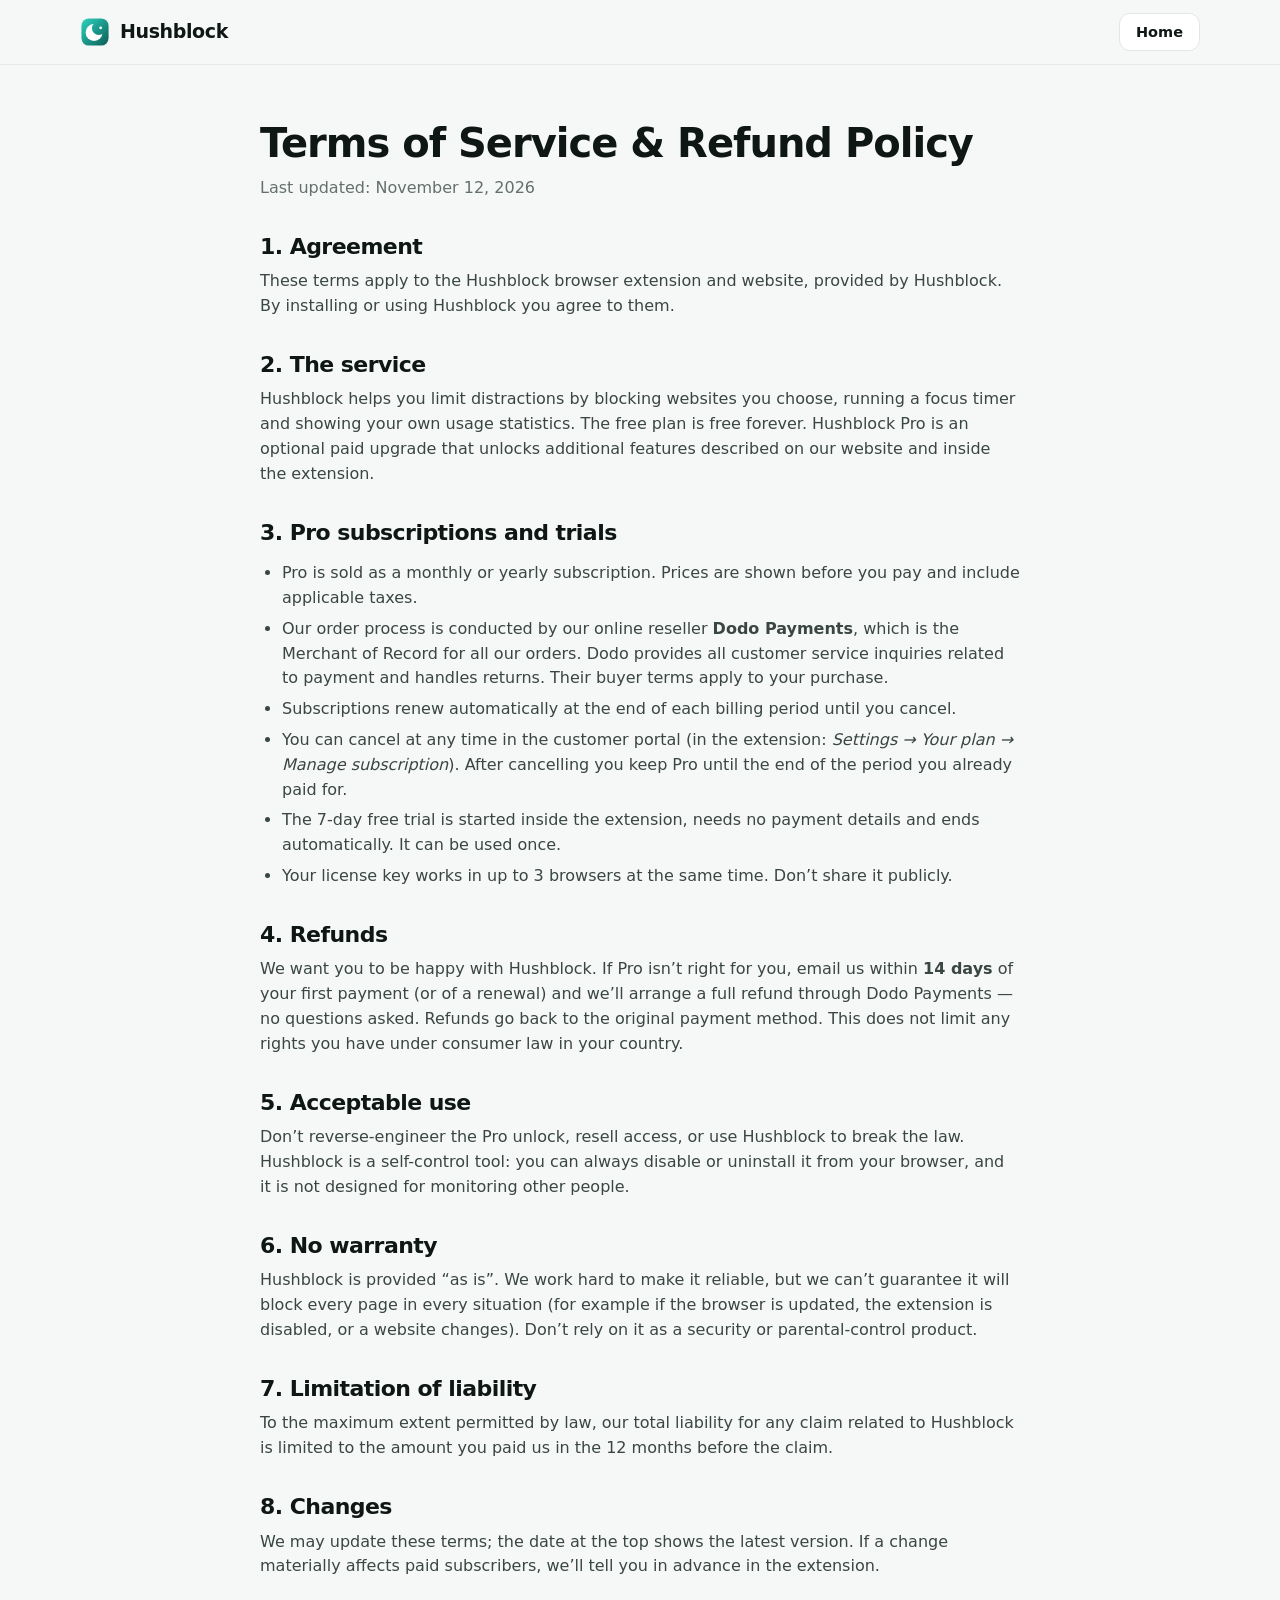
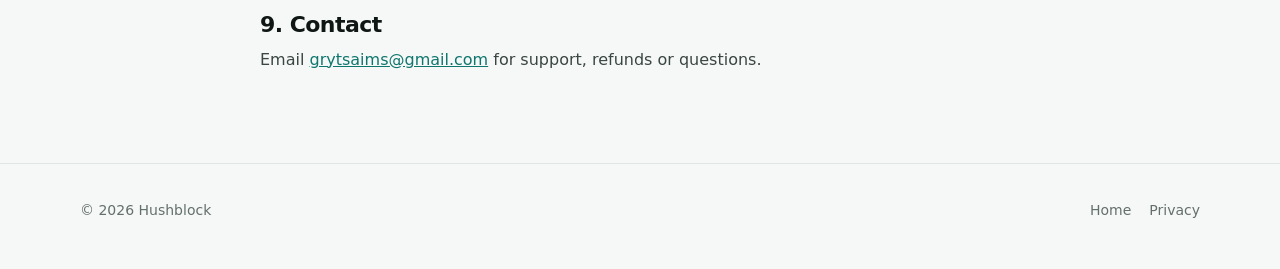
<file: terms.html>
<!doctype html>
<html lang="en">
<head>
  <meta charset="utf-8" />
  <meta name="viewport" content="width=device-width, initial-scale=1" />
  <title>Terms of Service & Refund Policy — Hushblock</title>
  <link rel="icon" href="img/favicon-32.png" />
  <link rel="stylesheet" href="style.css?v=20261128" />
</head>
<body>
  <header class="nav">
    <div class="container">
      <a class="brand" href="index.html"><img src="img/logo.svg" alt="" />Hushblock</a>
      <span style="margin-left:auto"></span>
      <a class="btn ghost sm" href="index.html">Home</a>
    </div>
  </header>
  <main class="container">
    <article class="legal">
      <h1>Terms of Service & Refund Policy</h1>
      <p class="updated">Last updated: November 12, 2026</p>

      <h2>1. Agreement</h2>
      <p>These terms apply to the Hushblock browser extension and website, provided by <span class="js-owner">the Hushblock developer</span>. By installing or using Hushblock you agree to them.</p>

      <h2>2. The service</h2>
      <p>Hushblock helps you limit distractions by blocking websites you choose, running a focus timer and showing your own usage statistics. The free plan is free forever. Hushblock Pro is an optional paid upgrade that unlocks additional features described on our website and inside the extension.</p>

      <h2>3. Pro subscriptions and trials</h2>
      <ul>
        <li>Pro is sold as a monthly or yearly subscription. Prices are shown before you pay and include applicable taxes.</li>
        <li>Our order process is conducted by our online reseller <b>Dodo Payments</b>, which is the Merchant of Record for all our orders. Dodo provides all customer service inquiries related to payment and handles returns. Their buyer terms apply to your purchase.</li>
        <li>Subscriptions renew automatically at the end of each billing period until you cancel.</li>
        <li>You can cancel at any time in the customer portal (in the extension: <i>Settings → Your plan → Manage subscription</i>). After cancelling you keep Pro until the end of the period you already paid for.</li>
        <li>The 7-day free trial is started inside the extension, needs no payment details and ends automatically. It can be used once.</li>
        <li>Your license key works in up to 3 browsers at the same time. Don’t share it publicly.</li>
      </ul>

      <h2>4. Refunds</h2>
      <p>We want you to be happy with Hushblock. If Pro isn’t right for you, email us within <b>14 days</b> of your first payment (or of a renewal) and we’ll arrange a full refund through Dodo Payments — no questions asked. Refunds go back to the original payment method. This does not limit any rights you have under consumer law in your country.</p>

      <h2>5. Acceptable use</h2>
      <p>Don’t reverse-engineer the Pro unlock, resell access, or use Hushblock to break the law. Hushblock is a self-control tool: you can always disable or uninstall it from your browser, and it is not designed for monitoring other people.</p>

      <h2>6. No warranty</h2>
      <p>Hushblock is provided “as is”. We work hard to make it reliable, but we can’t guarantee it will block every page in every situation (for example if the browser is updated, the extension is disabled, or a website changes). Don’t rely on it as a security or parental-control product.</p>

      <h2>7. Limitation of liability</h2>
      <p>To the maximum extent permitted by law, our total liability for any claim related to Hushblock is limited to the amount you paid us in the 12 months before the claim.</p>

      <h2>8. Changes</h2>
      <p>We may update these terms; the date at the top shows the latest version. If a change materially affects paid subscribers, we’ll tell you in advance in the extension.</p>

      <h2>9. Contact</h2>
      <p>Email <a class="js-email" data-show href="#">us</a> for support, refunds or questions.</p>
    </article>
  </main>
  <footer>
    <div class="container">
      <span>© <span class="js-year">2026</span> Hushblock</span>
      <nav><a href="index.html">Home</a><a href="privacy.html">Privacy</a></nav>
    </div>
  </footer>
  <script src="site-config.js?v=20261128"></script>
  <script src="site.js?v=20261128"></script>
</body>
</html>
</file>
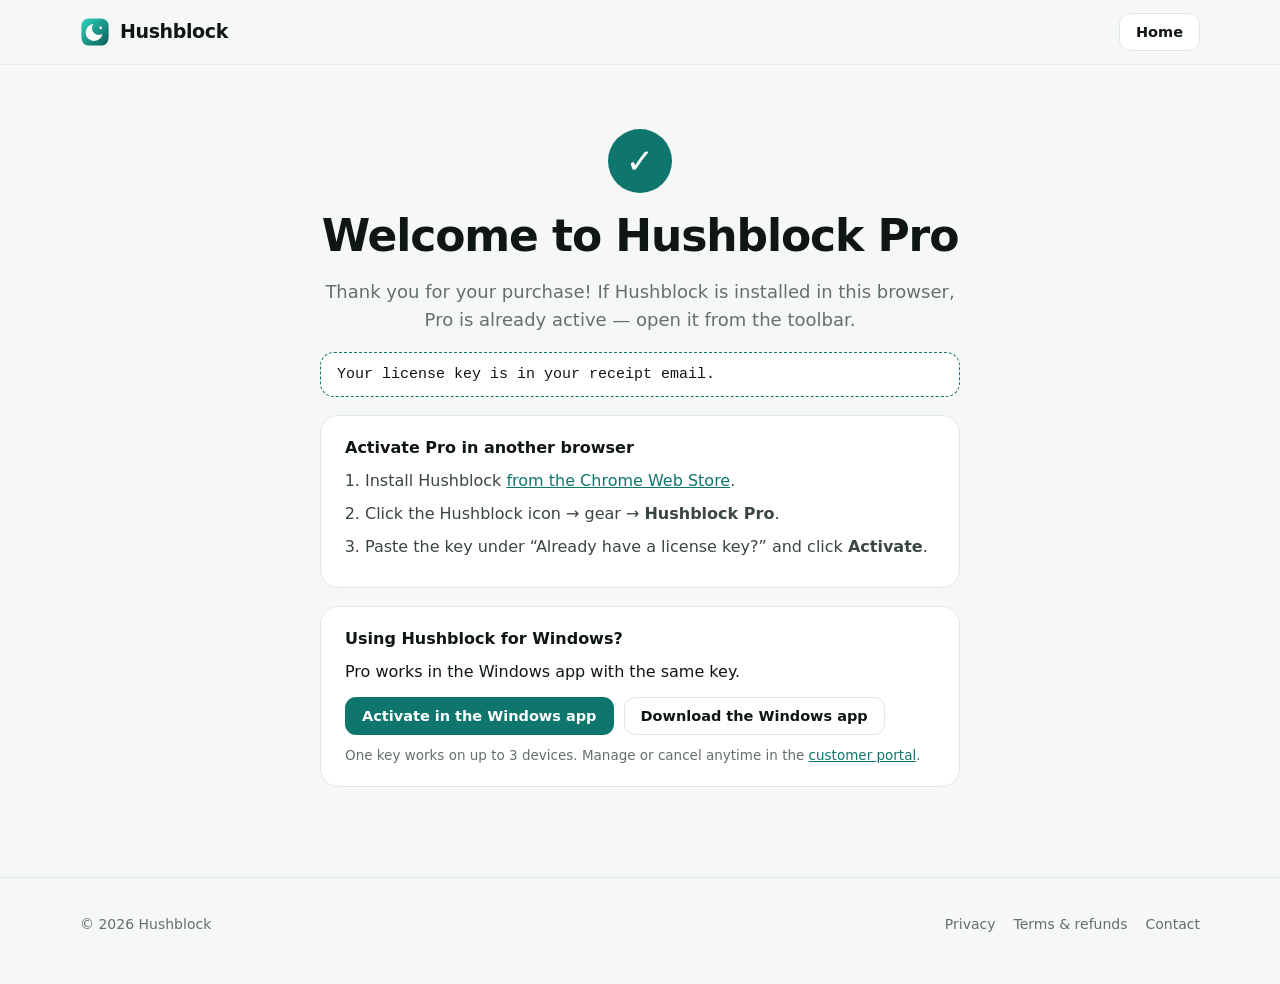
<file: thanks.html>
<!doctype html>
<html lang="en">
<head>
  <meta charset="utf-8" />
  <meta name="viewport" content="width=device-width, initial-scale=1" />
  <title>Thank you — Hushblock Pro</title>
  <meta name="robots" content="noindex" />
  <link rel="icon" href="img/favicon-32.png" />
  <link rel="stylesheet" href="style.css?v=20261128" />
  <style>
    .thanks { max-width: 640px; margin: 0 auto; padding: 64px 0 90px; display: flex; flex-direction: column; align-items: center; text-align: center; gap: 18px; }
    .thanks h1 { font-size: clamp(32px, 5vw, 44px); font-weight: 830; }
    .thanks .lead { color: var(--muted); font-size: 18px; }
    .keybox { width: 100%; display: flex; gap: 8px; align-items: center; background: var(--surface); border: 1.5px dashed var(--brand); border-radius: 14px; padding: 10px 10px 10px 16px; }
    .keybox code { flex: 1; font-size: 15px; word-break: break-all; text-align: left; }
    .steps { text-align: left; width: 100%; background: var(--surface); border: 1px solid var(--line); border-radius: 18px; padding: 20px 24px; }
    .steps ol { margin: 8px 0 0; padding-left: 20px; color: var(--ink-2); }
    .steps li { margin: 8px 0; }
    .ok-icon { width: 64px; height: 64px; border-radius: 50%; background: var(--brand); display: grid; place-items: center; color: #fff; font-size: 34px; font-weight: 900; }
  </style>
</head>
<body>
  <header class="nav">
    <div class="container">
      <a class="brand" href="index.html"><img src="img/logo.svg" alt="" />Hushblock</a>
      <span style="margin-left:auto"></span>
      <a class="btn ghost sm" href="index.html">Home</a>
    </div>
  </header>
  <main class="container">
    <section class="thanks" id="ok">
      <div class="ok-icon" aria-hidden="true">✓</div>
      <h1>Welcome to Hushblock Pro</h1>
      <p class="lead">Thank you for your purchase! If Hushblock is installed in this browser, Pro is already active — open it from the toolbar.</p>
      <div class="keybox" id="keybox">
        <code id="key">Your license key is in your receipt email.</code>
        <button class="btn primary sm" id="copy" type="button">Copy</button>
      </div>
      <div class="steps">
        <b>Activate Pro in another browser</b>
        <ol>
          <li>Install Hushblock <span class="js-store-inline">from the Chrome Web Store</span>.</li>
          <li>Click the Hushblock icon → gear → <b>Hushblock Pro</b>.</li>
          <li>Paste the key under “Already have a license key?” and click <b>Activate</b>.</li>
        </ol>
      </div>
      <div class="steps">
        <b>Using Hushblock for Windows?</b>
        <p style="margin:8px 0 12px">Pro works in the Windows app with the same key.</p>
        <div style="display:flex;gap:10px;flex-wrap:wrap"><a class="btn primary sm" id="openApp" href="hushblock://activate">Activate in the Windows app</a><a class="btn ghost sm" href="desktop/">Download the Windows app</a></div>
        <p class="small-note" style="margin-top:10px">One key works on up to 3 devices. Manage or cancel anytime in the <a class="js-portal" href="#">customer portal</a>.</p>
      </div>
    </section>
    <section class="thanks hidden" id="fail" style="display:none">
      <h1>Payment not completed</h1>
      <p class="lead">Nothing was charged. You can try again from the extension or the <a href="index.html#pricing">pricing section</a>.</p>
    </section>
  </main>
  <footer>
    <div class="container">
      <span>© <span class="js-year">2026</span> Hushblock</span>
      <nav><a href="privacy.html">Privacy</a><a href="terms.html">Terms & refunds</a><a class="js-email" href="#">Contact</a></nav>
    </div>
  </footer>
  <script src="site-config.js?v=20261128"></script>
  <script src="site.js?v=20261128"></script>
  <script>
    (function () {
      var q = new URLSearchParams(location.search);
      var status = (q.get('status') || '').toLowerCase();
      if (status === 'failed' || status === 'cancelled') {
        document.getElementById('ok').style.display = 'none';
        document.getElementById('fail').style.display = 'flex';
        return;
      }
      var key = (q.get('license_key') || '').split(',')[0].trim();
      var copy = document.getElementById('copy');
      if (key) document.getElementById('key').textContent = key;
      if (q.get('from') === 'account') {
        document.querySelector('#ok h1').textContent = 'Activating Hushblock Pro';
        document.querySelector('#ok .lead').textContent = 'If the Hushblock extension is installed in this browser, Pro turns on automatically in a moment. Otherwise paste the key below in the extension.';
      }
      if (key) document.getElementById('openApp').href = 'hushblock://activate?key=' + encodeURIComponent(key);
      else copy.style.display = 'none';
      copy.addEventListener('click', function () {
        navigator.clipboard.writeText(key).then(function () { copy.textContent = 'Copied'; });
      });
      var S = window.SITE || {};
      if (S.storeUrl) {
        var el = document.querySelector('.js-store-inline');
        el.innerHTML = '';
        var a = document.createElement('a');
        a.href = S.storeUrl; a.target = '_blank'; a.rel = 'noopener'; a.textContent = 'from the Chrome Web Store';
        el.appendChild(a);
      }
    })();
  </script>
</body>
</html>
</file>
<file: style.css>
:root {
  --bg: #f6f8f7; --surface: #ffffff; --surface-2: #eef3f1; --ink: #0f1715; --ink-2: #3a4642; --muted: #63706c;
  --line: #e0e7e5; --brand: #0f766e; --brand-hover: #0b5f58; --brand-soft: #dff4ef; --brand-text: #0f766e;
  --pro: #a15c07; --pro-grad: linear-gradient(135deg, #f7b733, #f08a24);
  --shadow: 0 1px 2px rgba(16,24,22,.05), 0 12px 40px rgba(16,24,22,.08);
  --radius: 18px; --max: 1120px;
  --font: ui-sans-serif, system-ui, -apple-system, 'Segoe UI', Roboto, 'Helvetica Neue', Arial, sans-serif;
  color-scheme: light;
}
@media (prefers-color-scheme: dark) {
  :root:not([data-theme="light"]) {
    --bg: #0a0f0e; --surface: #121918; --surface-2: #18211f; --ink: #eaf1ef; --ink-2: #c4cecb; --muted: #8e9c98;
    --line: #24302d; --brand: #2dd4bf; --brand-hover: #5eead4; --brand-soft: #0f2f2b; --brand-text: #5eead4; --pro: #fbbf24;
    --shadow: 0 1px 2px rgba(0,0,0,.4), 0 12px 40px rgba(0,0,0,.4);
    color-scheme: dark;
  }
}
* { box-sizing: border-box; }
html { scroll-behavior: smooth; }
body { margin: 0; font-family: var(--font); color: var(--ink); background: var(--bg); line-height: 1.55; -webkit-font-smoothing: antialiased; }
img { max-width: 100%; height: auto; display: block; }
a { color: var(--brand-text); }
h1, h2, h3 { line-height: 1.12; letter-spacing: -0.025em; margin: 0; }
p { margin: 0; }
.container { width: min(var(--max), 100% - 32px); margin-inline: auto; }

/* nav */
.nav { position: sticky; top: 0; z-index: 10; backdrop-filter: saturate(160%) blur(12px); background: color-mix(in srgb, var(--bg) 82%, transparent); border-bottom: 1px solid color-mix(in srgb, var(--line) 70%, transparent); }
.nav .container { display: flex; align-items: center; gap: 24px; height: 64px; }
.brand { display: inline-flex; align-items: center; gap: 10px; font-weight: 800; font-size: 19px; letter-spacing: -0.02em; color: var(--ink); text-decoration: none; }
.brand img { width: 30px; height: 30px; }
.nav .links { display: flex; gap: 22px; margin-left: auto; }
.nav .links a { color: var(--ink-2); text-decoration: none; font-weight: 600; font-size: 15px; }
.nav .links a:hover { color: var(--ink); }

.btn { display: inline-flex; align-items: center; justify-content: center; gap: 10px; height: 46px; padding: 0 22px; border-radius: 13px; font-weight: 700; font-size: 15.5px; text-decoration: none; border: 1px solid transparent; cursor: pointer; transition: background .15s, transform .05s; white-space: nowrap; }
.btn:active { transform: translateY(1px); }
.btn.primary { background: var(--brand); color: #fff; }
@media (prefers-color-scheme: dark) { :root:not([data-theme="light"]) .btn.primary { color: #03231f; } }
.btn.primary:hover { background: var(--brand-hover); }
.btn.ghost { border-color: var(--line); color: var(--ink); background: var(--surface); }
.btn.ghost:hover { background: var(--surface-2); }
.btn.sm { height: 38px; padding: 0 16px; font-size: 14.5px; border-radius: 11px; }
.btn.pro { background: var(--pro-grad); color: #3b2300; }
.btn svg { width: 20px; height: 20px; }

/* hero */
.hero { padding: 72px 0 40px; position: relative; overflow: hidden; }
.hero::before { content: ''; position: absolute; inset: -200px 0 auto; height: 700px; background: radial-gradient(800px 420px at 50% 0%, color-mix(in srgb, var(--brand) 18%, transparent), transparent 70%); pointer-events: none; }
.hero .container { position: relative; display: flex; flex-direction: column; align-items: center; text-align: center; gap: 22px; }
.eyebrow { display: inline-flex; align-items: center; gap: 8px; padding: 6px 14px; border-radius: 999px; background: var(--surface); border: 1px solid var(--line); font-weight: 650; font-size: 14px; color: var(--ink-2); }
.eyebrow b { color: var(--brand-text); }
.hero h1 { font-size: clamp(38px, 6.4vw, 70px); font-weight: 850; max-width: 900px; }
.hero h1 em { font-style: normal; color: var(--brand-text); }
.hero p.lead { font-size: clamp(17px, 2vw, 20px); color: var(--muted); max-width: 680px; }
.cta-row { display: flex; gap: 12px; flex-wrap: wrap; justify-content: center; }
.small-note { font-size: 13.5px; color: var(--muted); }
.hero-visual { position: relative; margin-top: 30px; width: min(1000px, 100%); }
.browser { border-radius: 16px; overflow: hidden; background: var(--surface); border: 1px solid var(--line); box-shadow: var(--shadow); }
.browser .bar { height: 36px; display: flex; align-items: center; gap: 7px; padding: 0 14px; background: var(--surface-2); }
.browser .bar i { width: 11px; height: 11px; border-radius: 50%; background: color-mix(in srgb, var(--muted) 40%, transparent); }
.browser .bar span { margin-left: 12px; height: 22px; border-radius: 7px; background: var(--surface); flex: 1; max-width: 360px; font-size: 12px; line-height: 22px; text-align: left; padding: 0 10px; color: var(--muted); }
.hero-visual .pop { position: absolute; width: 27%; right: -3%; bottom: -8%; border-radius: 16px; overflow: hidden; box-shadow: 0 30px 70px rgba(10,40,36,.28); border: 1px solid var(--line); }

.nav .links a.nav-new { display: inline-flex; align-items: center; gap: 6px; }
.new-dot { font-size: 10.5px; font-weight: 800; padding: 2px 6px; border-radius: 6px; background: var(--brand-soft); color: var(--brand-text); text-transform: uppercase; letter-spacing: .04em; }

/* nav extras */
.nav-signin { color: var(--ink-2); text-decoration: none; font-weight: 650; font-size: 15px; margin-left: 4px; }
.nav-signin:hover { color: var(--ink); }
.nav .links + .nav-signin { margin-left: 22px; }

/* get hushblock */
.get-grid { display: grid; grid-template-columns: repeat(3, minmax(0, 1fr)); gap: 16px; }
.get-card { background: var(--surface); border: 1.5px solid var(--line); border-radius: 22px; padding: 26px; display: flex; flex-direction: column; gap: 12px; }
.get-card.main { border-color: var(--brand); box-shadow: var(--shadow); }
.get-card h3 { font-size: 21px; }
.get-card p { color: var(--muted); font-size: 15px; flex: 1; }
.get-ic { width: 52px; height: 52px; border-radius: 14px; display: grid; place-items: center; background: var(--brand-soft); color: var(--brand-text); }
.get-ic svg { width: 26px; height: 26px; }
.get-tag { align-self: flex-start; font-size: 11.5px; font-weight: 800; letter-spacing: .05em; text-transform: uppercase; padding: 4px 9px; border-radius: 7px; background: var(--brand-soft); color: var(--brand-text); }
.get-tag.soon { background: var(--surface-2); color: var(--muted); }
.get-more { font-size: 14px; font-weight: 650; color: var(--brand-text); text-decoration: none; }
.get-more.muted { color: var(--muted); font-weight: 500; }
.store-links { display: flex; gap: 8px; flex-wrap: wrap; }
.store-links:empty { display: none; }
.get-account { margin-top: 16px; display: flex; align-items: center; justify-content: space-between; gap: 14px; flex-wrap: wrap; background: var(--surface); border: 1px solid var(--line); border-radius: 16px; padding: 16px 20px; color: var(--ink-2); font-size: 15px; }
.get-account b { color: var(--ink); }

/* sections */
section.block { padding: 88px 0; }
.section-head { text-align: center; max-width: 720px; margin: 0 auto 44px; display: flex; flex-direction: column; gap: 14px; }
.section-head h2 { font-size: clamp(30px, 4.2vw, 46px); font-weight: 820; }
.section-head p { color: var(--muted); font-size: 18px; }
.grid3 { display: grid; grid-template-columns: repeat(3, minmax(0, 1fr)); gap: 16px; }
.feature { background: var(--surface); border: 1px solid var(--line); border-radius: var(--radius); padding: 24px; display: flex; flex-direction: column; gap: 10px; }
.feature .ic { width: 44px; height: 44px; border-radius: 12px; display: grid; place-items: center; background: var(--brand-soft); color: var(--brand-text); }
.feature .ic svg { width: 22px; height: 22px; }
.feature h3 { font-size: 18px; }
.feature p { color: var(--muted); font-size: 15px; }

.split { display: grid; grid-template-columns: 1fr 1.25fr; gap: 56px; align-items: center; padding: 40px 0; }
.split.rev { grid-template-columns: 1.25fr 1fr; }
.split.rev .text { order: 2; }
.split .text { display: flex; flex-direction: column; gap: 16px; }
.split h3 { font-size: clamp(26px, 3.2vw, 36px); font-weight: 800; }
.split p { color: var(--muted); font-size: 17px; }
.ticks { list-style: none; padding: 0; margin: 4px 0 0; display: flex; flex-direction: column; gap: 10px; }
.ticks li { display: flex; gap: 10px; font-weight: 600; color: var(--ink-2); }
.ticks li::before { content: ''; flex: none; margin-top: 3px; width: 20px; height: 20px; border-radius: 50%; background: var(--brand) url("data:image/svg+xml;utf8,<svg xmlns='http://www.w3.org/2000/svg' viewBox='0 0 24 24' fill='none' stroke='white' stroke-width='3' stroke-linecap='round' stroke-linejoin='round'><path d='M6 12.5l4 4L18 8'/></svg>") center/12px no-repeat; }
.shot { border-radius: 16px; overflow: hidden; border: 1px solid var(--line); box-shadow: var(--shadow); background: var(--surface); }
.shot.phone { max-width: 340px; margin-inline: auto; }

/* pro band */
.pro-band { background: radial-gradient(700px 400px at 0% 0%, rgba(45,212,191,.25), transparent 60%), linear-gradient(135deg, #0f766e, #0a2f2c); color: #fff; border-radius: 28px; padding: 56px; display: grid; grid-template-columns: 1fr 1.2fr; gap: 48px; align-items: center; }
.pro-band h2 { font-size: clamp(30px, 4vw, 44px); font-weight: 820; }
.pro-band p { opacity: .85; font-size: 17px; margin-top: 12px; }
.pro-band ul { list-style: none; padding: 0; margin: 22px 0 0; display: grid; gap: 10px; }
.pro-band li { display: flex; gap: 10px; font-weight: 600; }
.pro-band li::before { content: '★'; color: #fbbf24; }
.badge { display: inline-flex; align-items: center; height: 24px; padding: 0 9px; border-radius: 7px; background: var(--pro-grad); color: #3b2300; font-weight: 800; font-size: 12px; letter-spacing: .05em; text-transform: uppercase; }

/* pricing */
.prices { display: grid; grid-template-columns: repeat(3, minmax(0, 1fr)); gap: 16px; align-items: stretch; }
.price { background: var(--surface); border: 1.5px solid var(--line); border-radius: 22px; padding: 28px; display: flex; flex-direction: column; gap: 14px; }
.price.best { border-color: var(--brand); box-shadow: var(--shadow); position: relative; }
.price.best::after { content: 'Best value'; position: absolute; top: -13px; left: 24px; background: var(--brand); color: #fff; font-size: 12px; font-weight: 800; padding: 4px 10px; border-radius: 999px; }
.price h3 { font-size: 18px; }
.price .amt { font-size: 40px; font-weight: 850; letter-spacing: -0.03em; }
.price .amt small { font-size: 15px; font-weight: 600; color: var(--muted); letter-spacing: 0; }
.price ul { list-style: none; padding: 0; margin: 0; display: flex; flex-direction: column; gap: 9px; flex: 1; }
.price li { display: flex; gap: 9px; font-size: 15px; color: var(--ink-2); }
.price li::before { content: '✓'; color: var(--brand-text); font-weight: 900; }
.price .muted { color: var(--muted); font-size: 14px; }

/* faq */
.faq { max-width: 780px; margin: 0 auto; display: flex; flex-direction: column; gap: 10px; }
.faq details { background: var(--surface); border: 1px solid var(--line); border-radius: 16px; padding: 18px 22px; }
.faq summary { cursor: pointer; font-weight: 700; font-size: 17px; list-style: none; display: flex; justify-content: space-between; gap: 12px; }
.faq summary::after { content: '+'; color: var(--muted); font-weight: 400; font-size: 22px; line-height: 1; }
.faq details[open] summary::after { content: '–'; }
.faq details p { color: var(--muted); margin-top: 10px; }

.final { text-align: center; display: flex; flex-direction: column; align-items: center; gap: 18px; }
.final h2 { font-size: clamp(30px, 4.6vw, 52px); font-weight: 850; }

footer { border-top: 1px solid var(--line); padding: 36px 0 48px; color: var(--muted); font-size: 14px; }
footer .container { display: flex; flex-wrap: wrap; gap: 18px; align-items: center; justify-content: space-between; }
footer nav { display: flex; gap: 18px; flex-wrap: wrap; }
footer a { color: var(--muted); text-decoration: none; }
footer a:hover { color: var(--ink); }

/* legal pages */
.legal { max-width: 760px; margin: 0 auto; padding: 56px 0 80px; }
.legal h1 { font-size: 40px; font-weight: 820; margin-bottom: 8px; }
.legal h2 { font-size: 22px; margin: 34px 0 10px; }
.legal p, .legal li { color: var(--ink-2); font-size: 16px; }
.legal p { margin: 10px 0; }
.legal ul { padding-left: 22px; }
.legal li { margin: 6px 0; }
.legal .updated { color: var(--muted); }

@media (max-width: 860px) {
  .nav .links { display: none; }
  .grid3, .prices, .get-grid { grid-template-columns: 1fr; }
  .nav-signin { display: none; }
  .nav .container > .btn:last-child { margin-left: auto; }
  .split, .split.rev, .pro-band { grid-template-columns: 1fr; gap: 28px; }
  .split.rev .text { order: 0; }
  .pro-band { padding: 32px 22px; }
  .hero-visual .pop { display: none; }
  section.block { padding: 60px 0; }
}

/* landing pages (alternatives & guides) */
.container.narrow { max-width: 760px; }
.sub-h { font-size: clamp(24px, 3vw, 32px); font-weight: 800; margin-bottom: 18px; }
.ticks.prose li { font-weight: 500; }
.ticks.prose li b { color: var(--ink); }
.cmp-wrap { overflow-x: auto; border: 1px solid var(--line); border-radius: var(--radius); background: var(--surface); box-shadow: var(--shadow); }
.cmp { width: 100%; border-collapse: collapse; font-size: 15px; min-width: 560px; }
.cmp th, .cmp td { text-align: left; padding: 14px 18px; border-bottom: 1px solid var(--line); vertical-align: top; }
.cmp tbody tr:last-child th, .cmp tbody tr:last-child td { border-bottom: 0; }
.cmp thead th { font-size: 14px; color: var(--muted); font-weight: 700; background: var(--surface-2); }
.cmp thead th.us { color: var(--brand-text); }
.cmp tbody th { font-weight: 650; color: var(--ink); width: 34%; }
.cmp td { color: var(--ink-2); }
.cmp td:nth-child(2) { color: var(--ink); font-weight: 600; background: color-mix(in srgb, var(--brand-soft) 45%, transparent); }
.steps-row { display: grid; grid-template-columns: repeat(3, minmax(0, 1fr)); gap: 16px; counter-reset: s; }
.step { background: var(--surface); border: 1px solid var(--line); border-radius: var(--radius); padding: 24px; display: flex; flex-direction: column; gap: 8px; }
.step::before { counter-increment: s; content: counter(s); width: 32px; height: 32px; border-radius: 50%; background: var(--brand); color: #fff; display: grid; place-items: center; font-weight: 800; }
.step h3 { font-size: 17px; }
.step p { color: var(--muted); font-size: 15px; }
.related { display: flex; flex-wrap: wrap; justify-content: center; gap: 8px 18px; margin-top: 18px; font-size: 14px; }
.related a { color: var(--muted); text-decoration: none; }
.related a:hover { color: var(--brand-text); }
@media (max-width: 860px) { .steps-row { grid-template-columns: 1fr; } }
footer .badges { width: 100%; display: flex; gap: 12px; flex-wrap: wrap; }
footer .badges img { display: block; height: auto; }
</file>
